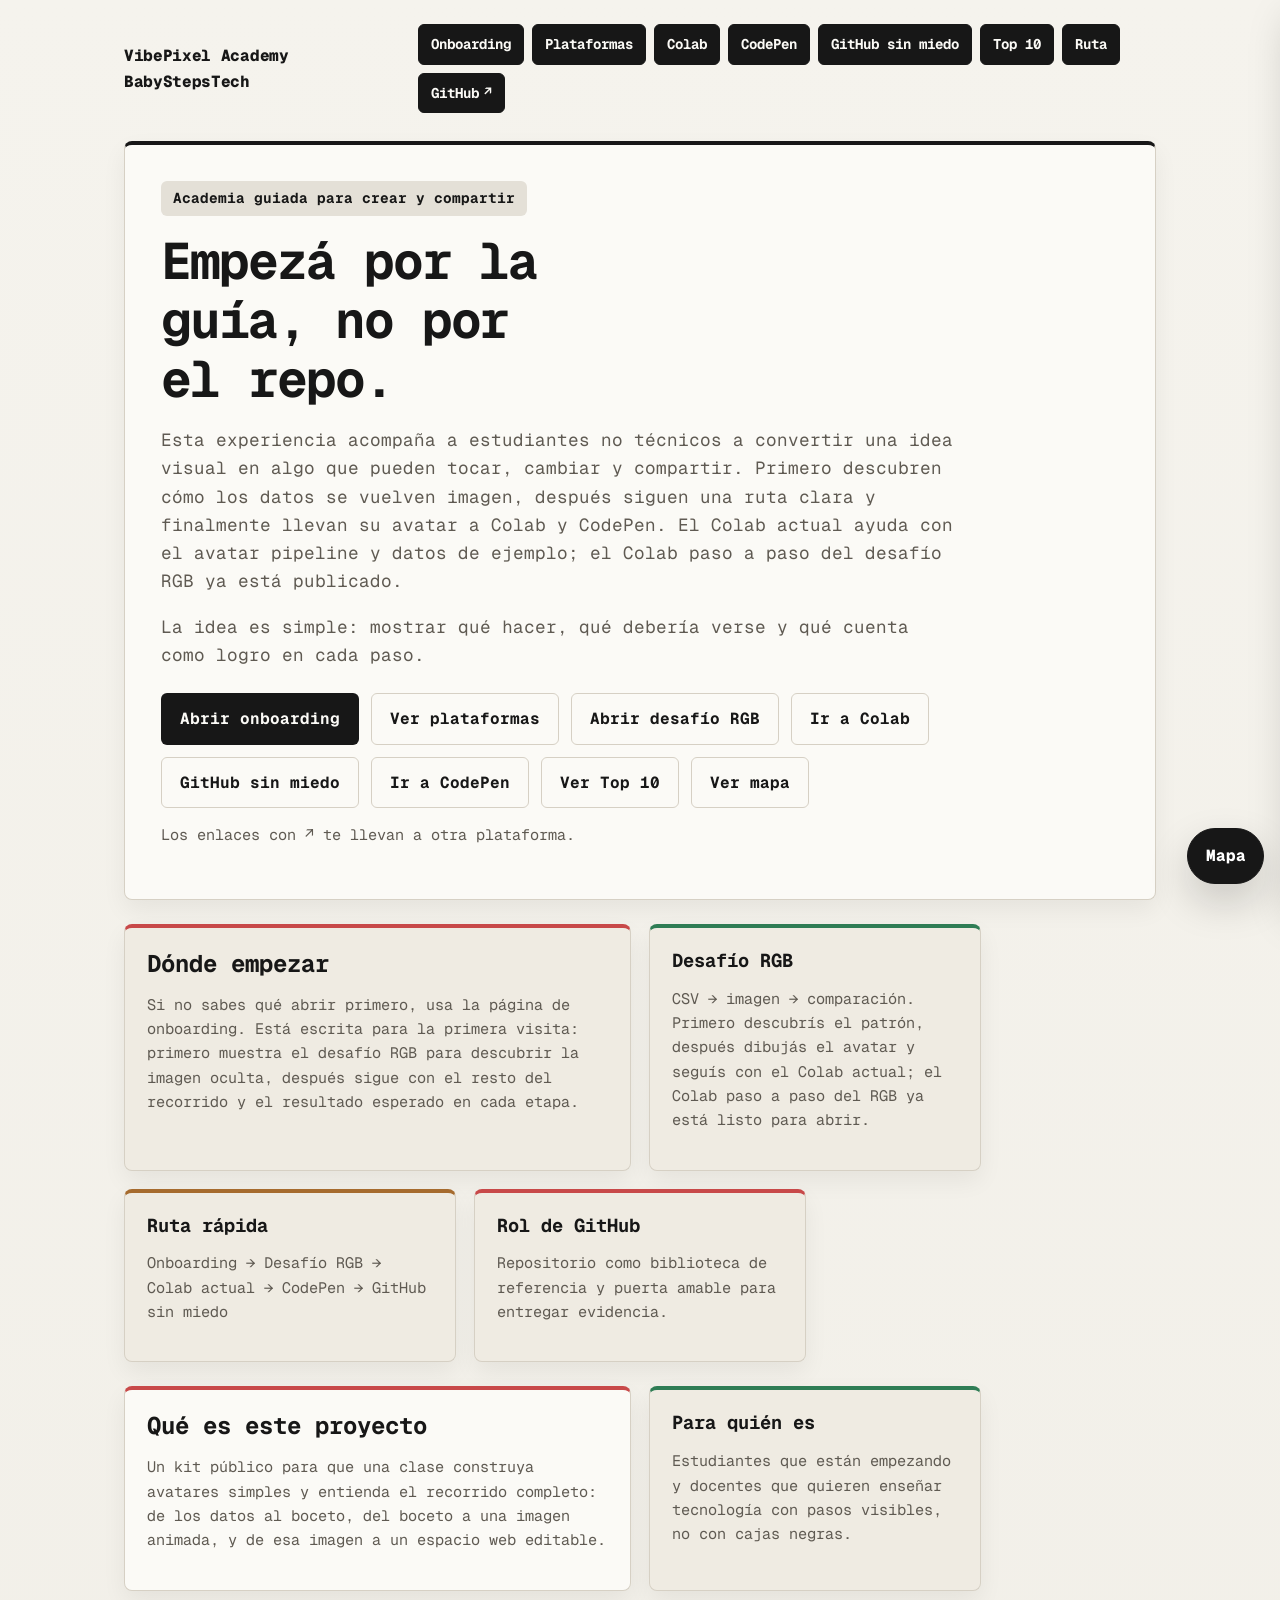
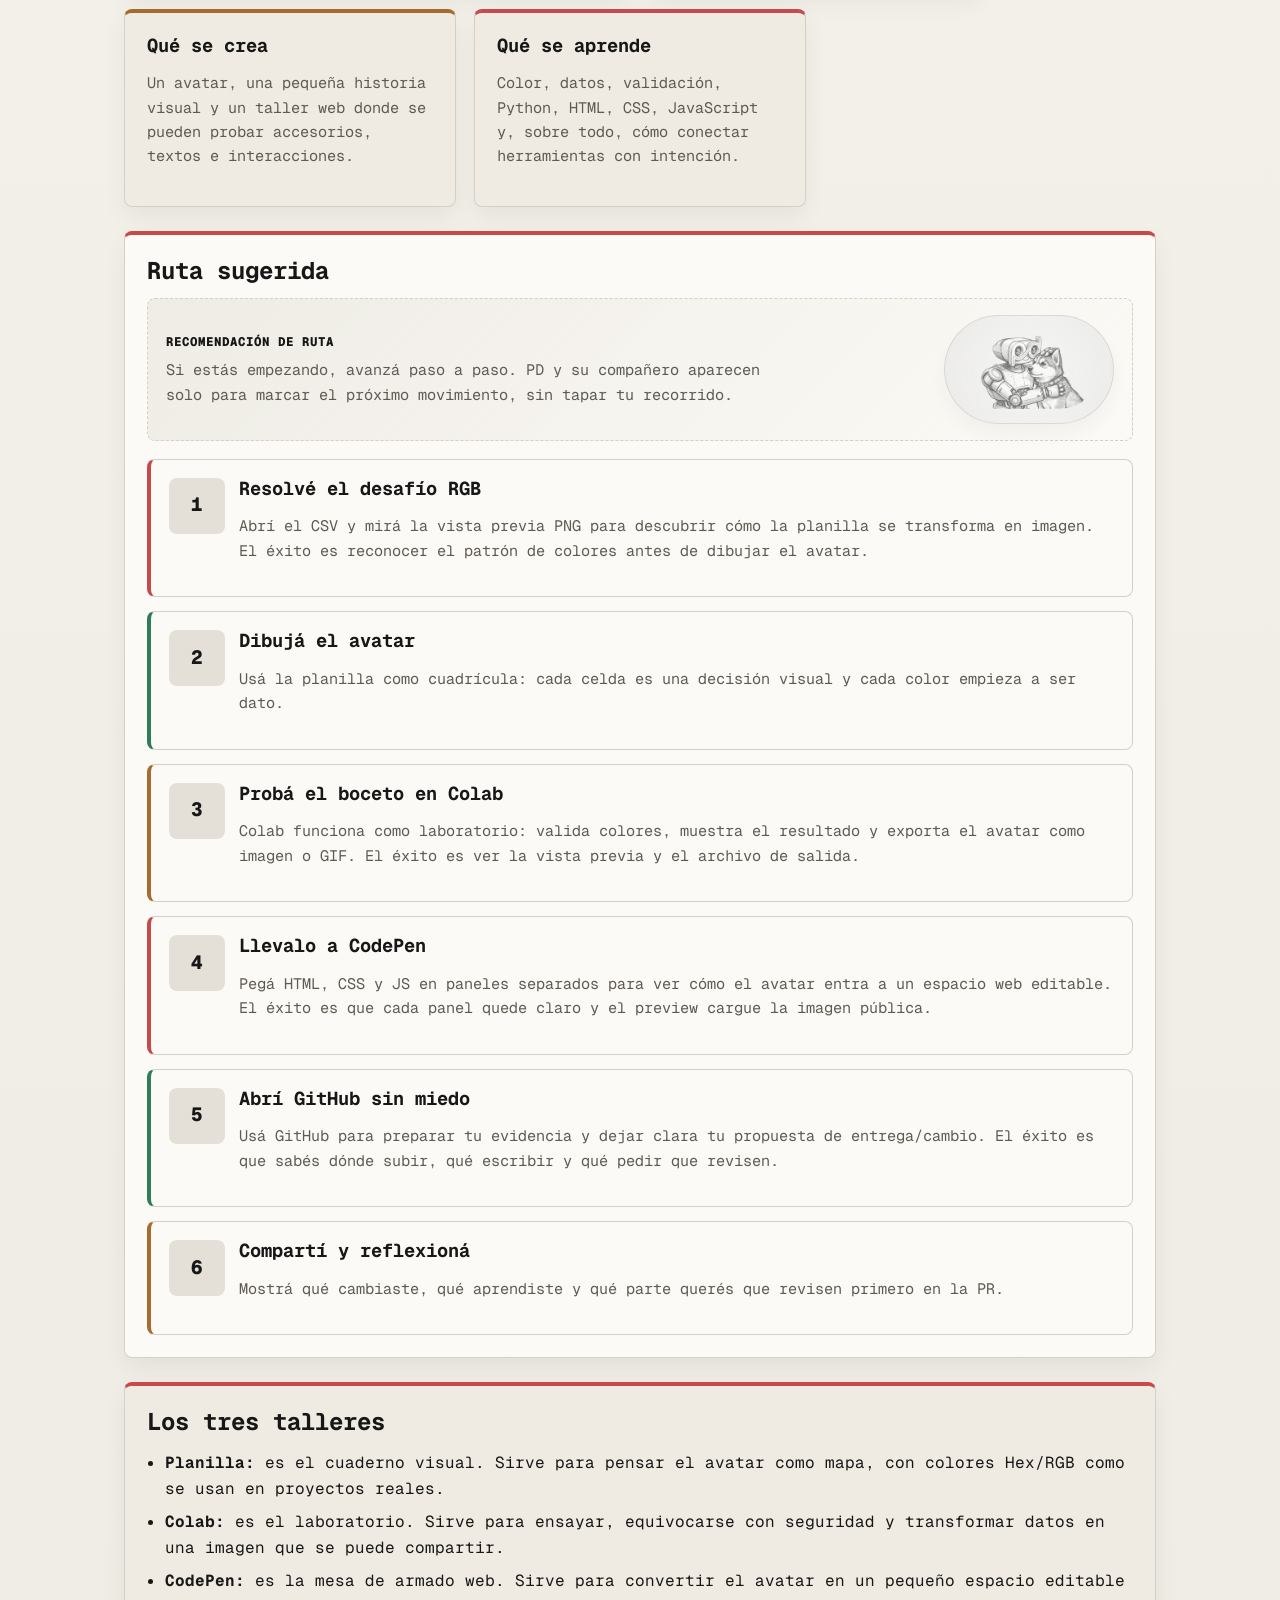
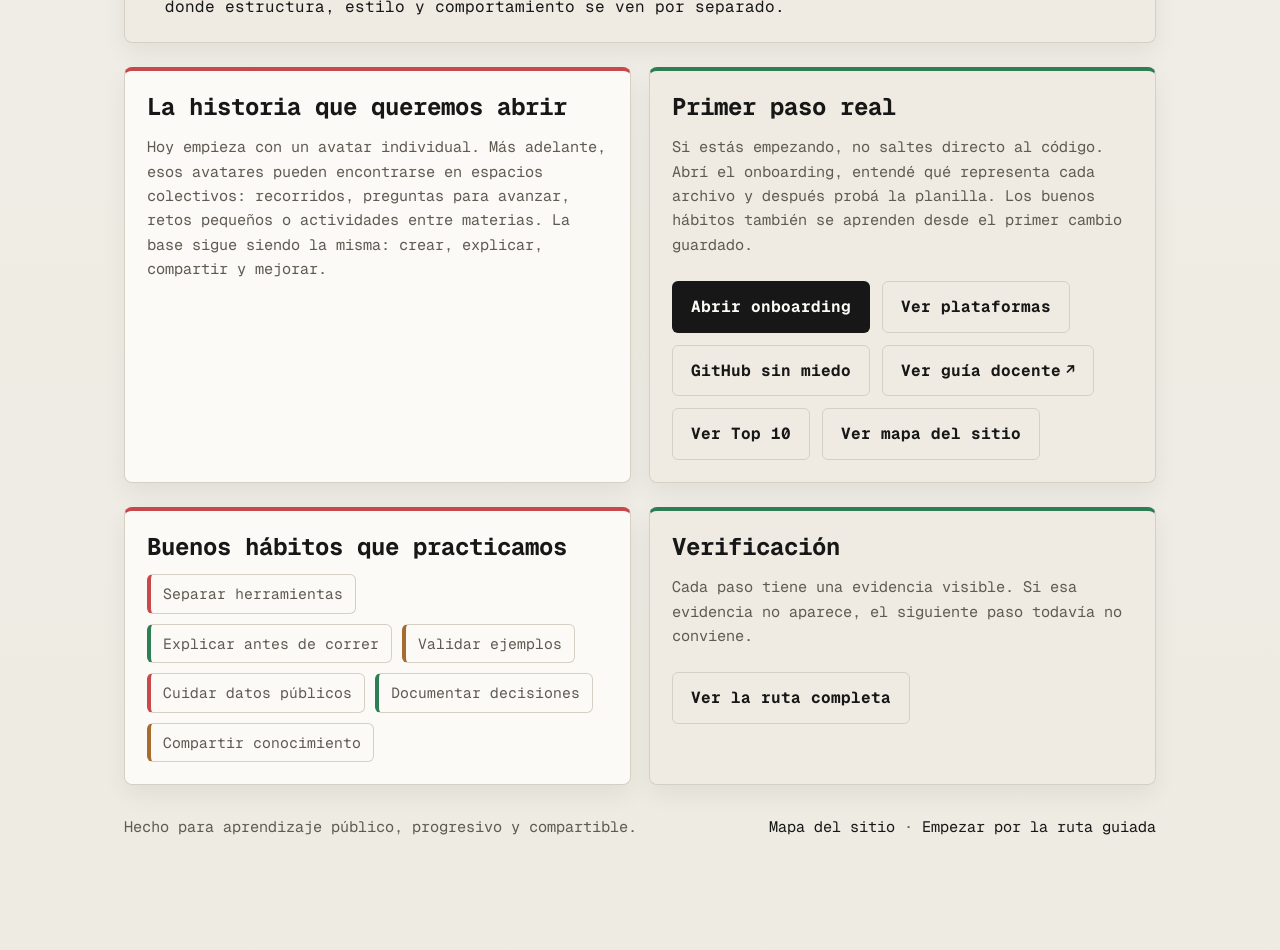
<file: index.html>
<!doctype html>
<html lang="es">
  <head>
    <meta charset="utf-8" />
    <meta name="viewport" content="width=device-width, initial-scale=1" />
    <title>VibePixel Academy BabyStepsTech</title>
    <meta
      name="description"
      content="Una experiencia guiada para empezar sin miedo: onboarding, Colab y CodePen para aprender paso a paso."
    />
    <link rel="stylesheet" href="assets/site-map.css" />
    <link rel="stylesheet" href="assets/learning-site.css" />
    <style>
      h1 {
        max-width: 13ch;
      }

      a:hover {
        text-decoration-thickness: 2px;
      }

      .route-companion {
        display: grid;
        grid-template-columns: minmax(0, 1fr) auto;
        gap: 18px;
        align-items: center;
        margin: 0 0 18px;
        padding: 16px 18px;
        border: 1px dashed var(--border);
        border-radius: var(--radius);
        background: linear-gradient(135deg, rgba(228, 224, 215, 0.54), rgba(251, 250, 246, 0.82));
      }

      .route-companion__copy {
        max-width: 66ch;
      }

      .route-companion__label {
        display: block;
        margin-bottom: 6px;
        color: var(--brand);
        font-size: 0.78rem;
        font-weight: 800;
        letter-spacing: 0.08em;
        text-transform: uppercase;
      }

      .route-companion__scene {
        display: flex;
        justify-content: flex-end;
        min-width: 190px;
      }

      .route-companion__image {
        width: min(170px, 34vw);
        height: auto;
        padding: 14px;
        border: 1px solid rgba(23, 23, 23, 0.12);
        border-radius: 999px;
        background: radial-gradient(circle, rgba(251, 250, 246, 0.92) 0%, rgba(228, 224, 215, 0.58) 100%);
        box-shadow: 0 10px 22px rgba(17, 17, 17, 0.05);
        filter: grayscale(1) contrast(0.96);
        opacity: 0.82;
      }

      @media (max-width: 600px) {
        .route-companion {
          grid-template-columns: 1fr;
        }

        .route-companion__scene {
          justify-content: flex-end;
        }
      }
    </style>
  </head>
  <body data-site-key="inicio" data-site-root="">
    <div class="shell">
      <header class="topbar">
        <div class="brand">VibePixel Academy BabyStepsTech</div>
        <nav class="nav" aria-label="Navegación principal">
          <a href="onboarding.html">Onboarding</a>
          <a href="platforms.html">Plataformas</a>
          <a href="colab-onboarding.html">Colab</a>
          <a href="codepen-onboarding.html">CodePen</a>
          <a href="github-onboarding.html">GitHub sin miedo</a>
          <a href="top10.html">Top 10</a>
          <a href="#ruta">Ruta</a>
          <a href="https://github.com/HaroldSthid/VibePixel-AcademyBabyStepsTech" class="external-link">GitHub <span aria-hidden="true" class="external-link__icon">↗</span><span class="external-link__sr-only">. Abre otra plataforma.</span></a>
        </nav>
      </header>

      <main>
        <section class="hero">
          <span class="eyebrow">Academia guiada para crear y compartir</span>
          <h1>Empezá por la guía, no por el repo.</h1>
              <p class="lead">
              Esta experiencia acompaña a estudiantes no técnicos a convertir una idea visual en algo que pueden tocar, cambiar y compartir. Primero descubren cómo los datos se vuelven imagen, después siguen una ruta clara y finalmente llevan su avatar a Colab y CodePen. El Colab actual ayuda con el avatar pipeline y datos de ejemplo; el Colab paso a paso del desafío RGB ya está publicado.
            </p>
          <p class="lead">
            La idea es simple: mostrar qué hacer, qué debería verse y qué cuenta como logro en cada paso.
          </p>
          <div class="actions">
            <a class="button primary" href="onboarding.html">Abrir onboarding</a>
            <a class="button secondary" href="platforms.html">Ver plataformas</a>
            <a class="button secondary" href="artifacts/rgb-discovery/rgb-discovery.html">Abrir desafío RGB</a>
            <a class="button secondary" href="colab-onboarding.html">Ir a Colab</a>
            <a class="button secondary" href="github-onboarding.html">GitHub sin miedo</a>
            <a class="button secondary" href="codepen-onboarding.html">Ir a CodePen</a>
            <a class="button secondary" href="top10.html">Ver Top 10</a>
            <a class="button secondary" href="sitemap.html">Ver mapa</a>
          </div>
          <p class="meta">Los enlaces con ↗ te llevan a otra plataforma.</p>
        </section>

        <section class="section grid cards" aria-labelledby="start-title">
          <article class="card wide soft">
            <h2 id="start-title" class="section-title">Dónde empezar</h2>
              <p class="meta">
              Si no sabes qué abrir primero, usa la página de onboarding. Está escrita para la primera visita: primero muestra el desafío RGB para descubrir la imagen oculta, después sigue con el resto del recorrido y el resultado esperado en cada etapa.
            </p>
          </article>
          <article class="card soft">
            <h3>Desafío RGB</h3>
            <p class="meta">CSV → imagen → comparación. Primero descubrís el patrón, después dibujás el avatar y seguís con el Colab actual; el Colab paso a paso del RGB ya está listo para abrir.</p>
          </article>
          <article class="card soft">
            <h3>Ruta rápida</h3>
            <p class="meta">Onboarding → Desafío RGB → Colab actual → CodePen → GitHub sin miedo</p>
          </article>
          <article class="card soft">
            <h3>Rol de GitHub</h3>
            <p class="meta">Repositorio como biblioteca de referencia y puerta amable para entregar evidencia.</p>
          </article>
        </section>

        <section class="section grid cards" aria-labelledby="que-es">
          <article class="card wide">
            <h2 id="que-es" class="section-title">Qué es este proyecto</h2>
              <p class="meta">
              Un kit público para que una clase construya avatares simples y entienda el recorrido completo: de los datos al boceto, del boceto a una imagen animada, y de esa imagen a un espacio web editable.
            </p>
          </article>
          <article class="card soft">
            <h3>Para quién es</h3>
            <p class="meta">Estudiantes que están empezando y docentes que quieren enseñar tecnología con pasos visibles, no con cajas negras.</p>
          </article>
          <article class="card soft">
            <h3>Qué se crea</h3>
            <p class="meta">Un avatar, una pequeña historia visual y un taller web donde se pueden probar accesorios, textos e interacciones.</p>
          </article>
          <article class="card soft">
            <h3>Qué se aprende</h3>
            <p class="meta">Color, datos, validación, Python, HTML, CSS, JavaScript y, sobre todo, cómo conectar herramientas con intención.</p>
          </article>
        </section>

        <section id="ruta" class="section grid cards" aria-labelledby="ruta-title">
          <article class="card full">
            <h2 id="ruta-title" class="section-title">Ruta sugerida</h2>
            <aside class="route-companion" aria-label="Recomendación sutil de la ruta">
              <p class="meta route-companion__copy">
                <span class="route-companion__label">Recomendación de ruta</span>
                Si estás empezando, avanzá paso a paso. PD y su compañero aparecen solo para marcar el próximo movimiento, sin tapar tu recorrido.
              </p>
              <div class="route-companion__scene" aria-hidden="true">
                <img class="route-companion__image" src="assets/Gemini_Generated_Image_acjtntacjtntacjt (1).png" alt="" />
              </div>
            </aside>
            <div class="timeline">
              <div class="step">
                <div class="step-number">1</div>
                <div>
                  <h3>Resolvé el desafío RGB</h3>
                  <p class="meta">Abrí el CSV y mirá la vista previa PNG para descubrir cómo la planilla se transforma en imagen. El éxito es reconocer el patrón de colores antes de dibujar el avatar.</p>
                </div>
              </div>
              <div class="step">
                <div class="step-number">2</div>
                <div>
                  <h3>Dibujá el avatar</h3>
                  <p class="meta">Usá la planilla como cuadrícula: cada celda es una decisión visual y cada color empieza a ser dato.</p>
                </div>
              </div>
              <div class="step">
                <div class="step-number">3</div>
                <div>
                  <h3>Probá el boceto en Colab</h3>
                  <p class="meta">Colab funciona como laboratorio: valida colores, muestra el resultado y exporta el avatar como imagen o GIF. El éxito es ver la vista previa y el archivo de salida.</p>
                </div>
              </div>
              <div class="step">
                <div class="step-number">4</div>
                <div>
                  <h3>Llevalo a CodePen</h3>
              <p class="meta">Pegá HTML, CSS y JS en paneles separados para ver cómo el avatar entra a un espacio web editable. El éxito es que cada panel quede claro y el preview cargue la imagen pública.</p>
                </div>
              </div>
              <div class="step">
                <div class="step-number">5</div>
                <div>
                  <h3>Abrí GitHub sin miedo</h3>
                  <p class="meta">Usá GitHub para preparar tu evidencia y dejar clara tu propuesta de entrega/cambio. El éxito es que sabés dónde subir, qué escribir y qué pedir que revisen.</p>
                </div>
              </div>
              <div class="step">
                <div class="step-number">6</div>
                <div>
                  <h3>Compartí y reflexioná</h3>
                  <p class="meta">Mostrá qué cambiaste, qué aprendiste y qué parte querés que revisen primero en la PR.</p>
                </div>
              </div>
            </div>
          </article>
        </section>

        <section id="talleres" class="section grid cards" aria-labelledby="talleres-title">
          <article class="card full soft">
            <h2 id="talleres-title" class="section-title">Los tres talleres</h2>
            <ul class="list">
              <li><strong>Planilla:</strong> es el cuaderno visual. Sirve para pensar el avatar como mapa, con colores Hex/RGB como se usan en proyectos reales.</li>
              <li><strong>Colab:</strong> es el laboratorio. Sirve para ensayar, equivocarse con seguridad y transformar datos en una imagen que se puede compartir.</li>
              <li><strong>CodePen:</strong> es la mesa de armado web. Sirve para convertir el avatar en un pequeño espacio editable donde estructura, estilo y comportamiento se ven por separado.</li>
            </ul>
          </article>
        </section>

        <section class="section grid cards" aria-labelledby="vision-title">
          <article class="card wide">
            <h2 id="vision-title" class="section-title">La historia que queremos abrir</h2>
            <p class="meta">
              Hoy empieza con un avatar individual. Más adelante, esos avatares pueden encontrarse en espacios colectivos: recorridos, preguntas para avanzar, retos pequeños o actividades entre materias. La base sigue siendo la misma: crear, explicar, compartir y mejorar.
            </p>
          </article>
          <article class="card wide soft">
            <h2 class="section-title">Primer paso real</h2>
            <p class="meta">
              Si estás empezando, no saltes directo al código. Abrí el onboarding, entendé qué representa cada archivo y después probá la planilla. Los buenos hábitos también se aprenden desde el primer cambio guardado.
            </p>
            <div class="actions">
              <a class="button primary" href="onboarding.html">Abrir onboarding</a>
              <a class="button secondary" href="platforms.html">Ver plataformas</a>
              <a class="button secondary" href="github-onboarding.html">GitHub sin miedo</a>
              <a class="button secondary external-link" href="https://github.com/HaroldSthid/VibePixel-AcademyBabyStepsTech/blob/main/docs/teacher-flow.md">Ver guía docente <span aria-hidden="true" class="external-link__icon">↗</span><span class="external-link__sr-only">. Abre otra plataforma.</span></a>
              <a class="button secondary" href="top10.html">Ver Top 10</a>
              <a class="button secondary" href="sitemap.html">Ver mapa del sitio</a>
            </div>
          </article>
        </section>

        <section class="section grid cards" aria-labelledby="habitos-title">
          <article class="card wide">
            <h2 id="habitos-title" class="section-title">Buenos hábitos que practicamos</h2>
            <div class="pill-row">
              <span class="pill">Separar herramientas</span>
              <span class="pill">Explicar antes de correr</span>
              <span class="pill">Validar ejemplos</span>
              <span class="pill">Cuidar datos públicos</span>
              <span class="pill">Documentar decisiones</span>
              <span class="pill">Compartir conocimiento</span>
            </div>
          </article>
          <article class="card wide soft">
            <h2 class="section-title">Verificación</h2>
              <p class="meta">Cada paso tiene una evidencia visible. Si esa evidencia no aparece, el siguiente paso todavía no conviene.</p>
              <div class="actions">
                <a class="button secondary" href="onboarding.html">Ver la ruta completa</a>
              </div>
            </article>
          </section>
      </main>

        <footer class="footer">
          <span>Hecho para aprendizaje público, progresivo y compartible.</span>
          <span><a href="sitemap.html">Mapa del sitio</a> · <a href="onboarding.html">Empezar por la ruta guiada</a></span>
        </footer>
    </div>
    <script src="assets/site-map.js" defer></script>
  </body>
</html>
</file>
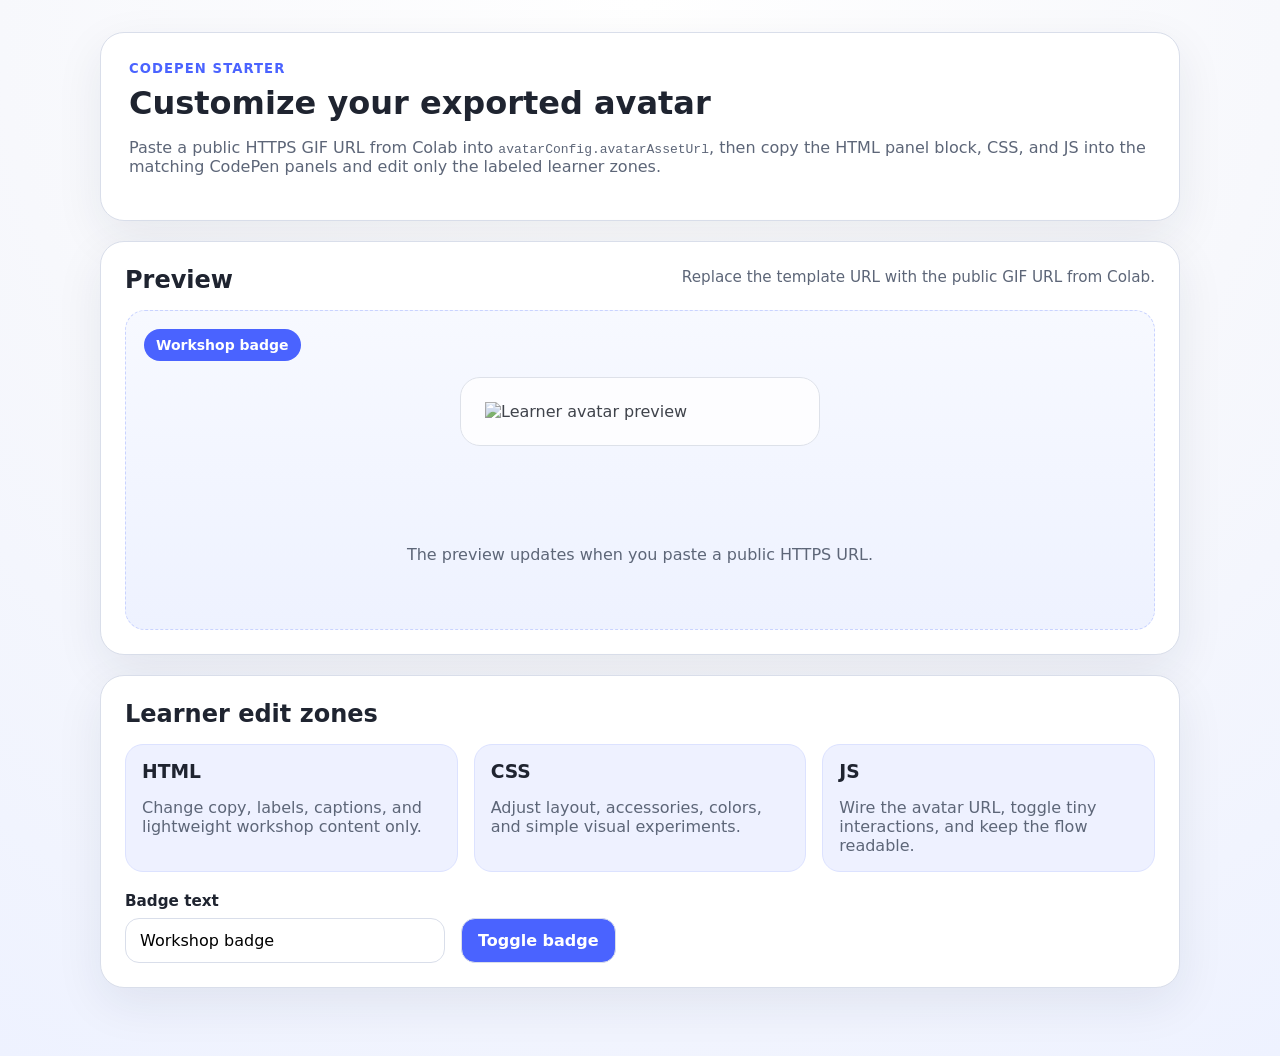
<file: artifacts/codepen/index.html>
<!doctype html>
<html lang="en">
  <head>
    <meta charset="utf-8" />
    <meta name="viewport" content="width=device-width, initial-scale=1" />
    <title>VibePixel CodePen Workshop</title>
    <link rel="stylesheet" href="styles.css" />
  </head>
  <body>
    <main class="workshop-shell">
      <header class="hero">
        <p class="eyebrow">CodePen starter</p>
        <h1>Customize your exported avatar</h1>
        <p class="lede">
          Paste a public HTTPS GIF URL from Colab into <code>avatarConfig.avatarAssetUrl</code>,
          then copy the HTML panel block, CSS, and JS into the matching CodePen panels and edit
          only the labeled learner zones.
        </p>
      </header>

      <!-- CodePen HTML panel copy block: copy everything between these comments into the
           CodePen HTML panel. Do not copy the local <link> in the <head> or the local
           <script> tag at the end of this file into CodePen. -->

      <section class="panel panel--preview" aria-labelledby="preview-title">
        <div class="panel__heading">
          <h2 id="preview-title">Preview</h2>
          <p id="assetStatus" class="status" role="status">Waiting for a public avatar URL.</p>
        </div>

        <figure class="avatar-stage">
          <span class="avatar-stage__badge" id="previewBadge">Workshop badge</span>
          <img
            id="avatarPreview"
            class="avatar-stage__image"
            alt="Learner avatar preview"
          />
          <figcaption class="avatar-stage__caption">
            The preview updates when you paste a public HTTPS URL.
          </figcaption>
        </figure>
      </section>

      <section class="panel panel--zones" aria-labelledby="zones-title">
        <h2 id="zones-title">Learner edit zones</h2>

        <div class="zones-grid">
          <article class="zone-card">
            <h3>HTML</h3>
            <p>Change copy, labels, captions, and lightweight workshop content only.</p>
          </article>

          <article class="zone-card">
            <h3>CSS</h3>
            <p>Adjust layout, accessories, colors, and simple visual experiments.</p>
          </article>

          <article class="zone-card">
            <h3>JS</h3>
            <p>Wire the avatar URL, toggle tiny interactions, and keep the flow readable.</p>
          </article>
        </div>

        <div class="controls" aria-label="Workshop controls">
          <label class="field">
            <span>Badge text</span>
            <input id="badgeInput" type="text" value="Workshop badge" />
          </label>

          <button id="badgeToggle" type="button">Toggle badge</button>
        </div>
      </section>

      <!-- End CodePen HTML panel copy block -->
    </main>

    <script src="script.js"></script>
  </body>
</html>
</file>
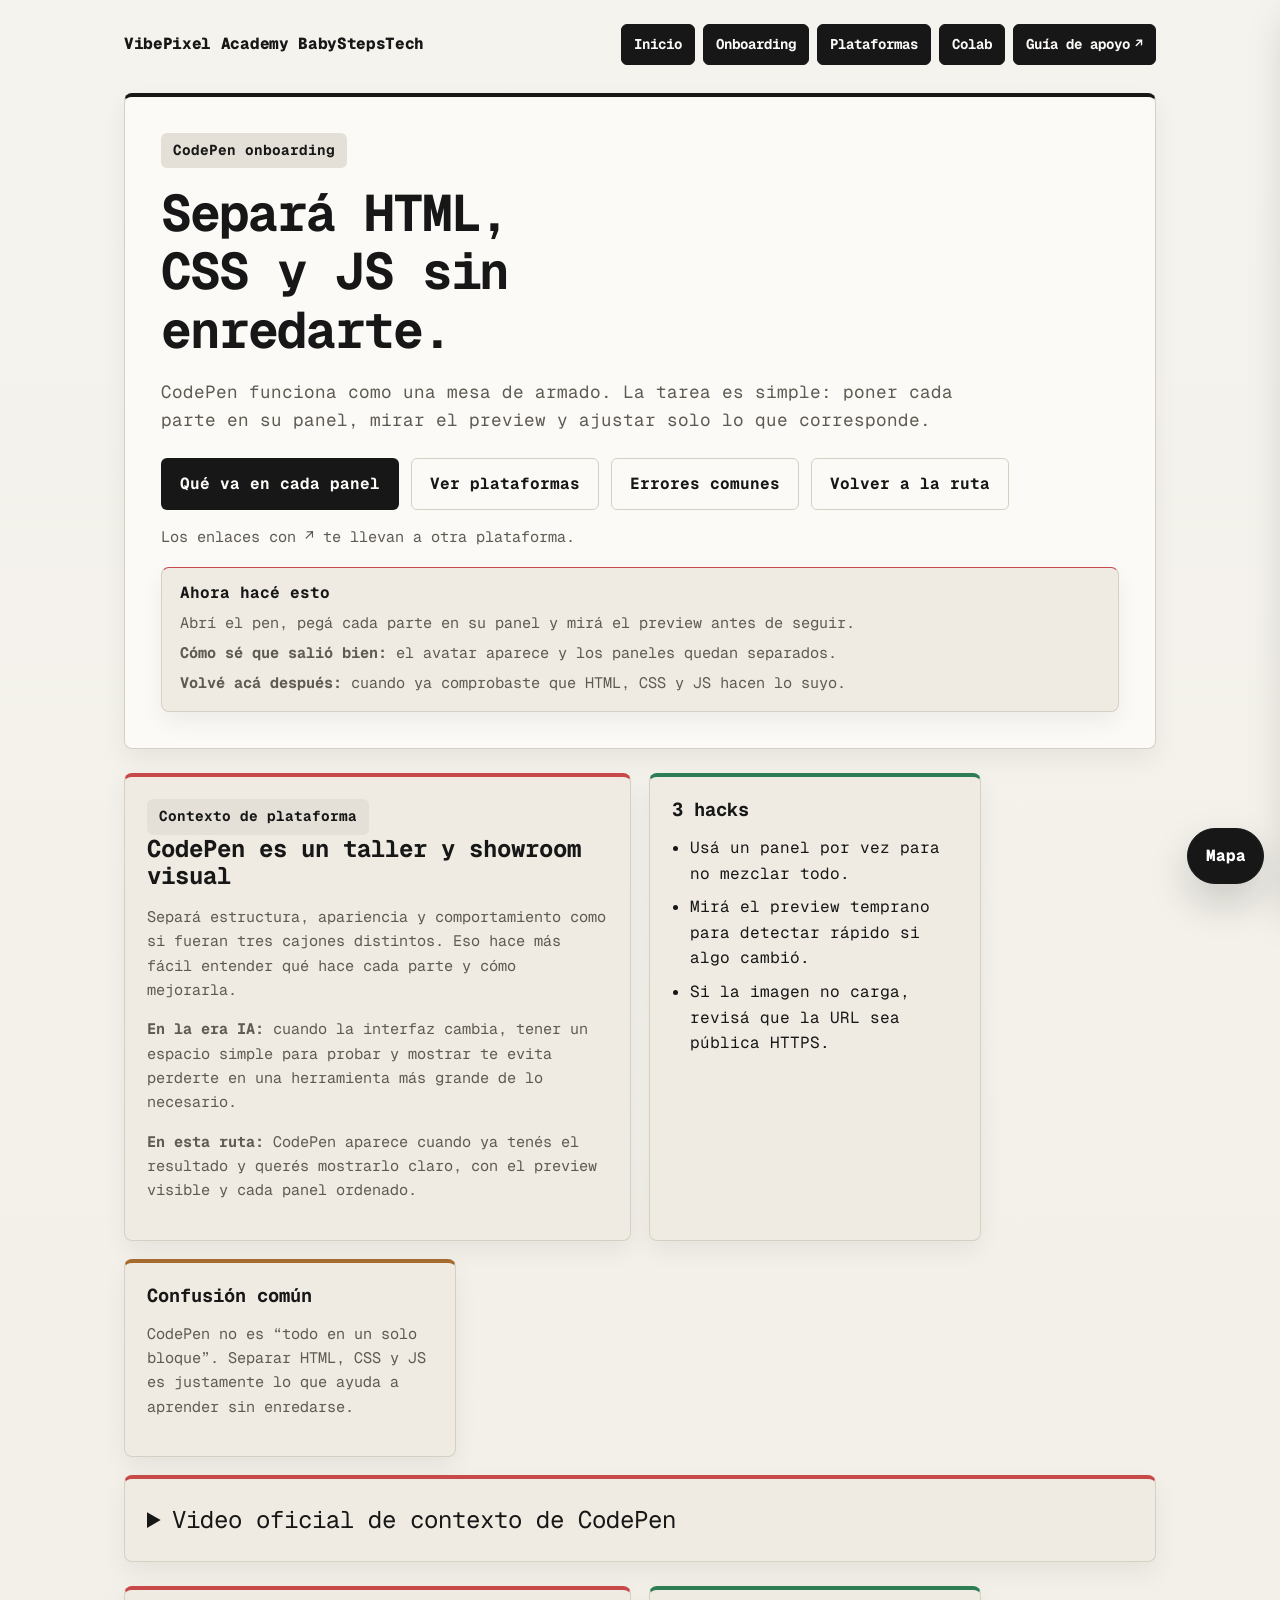
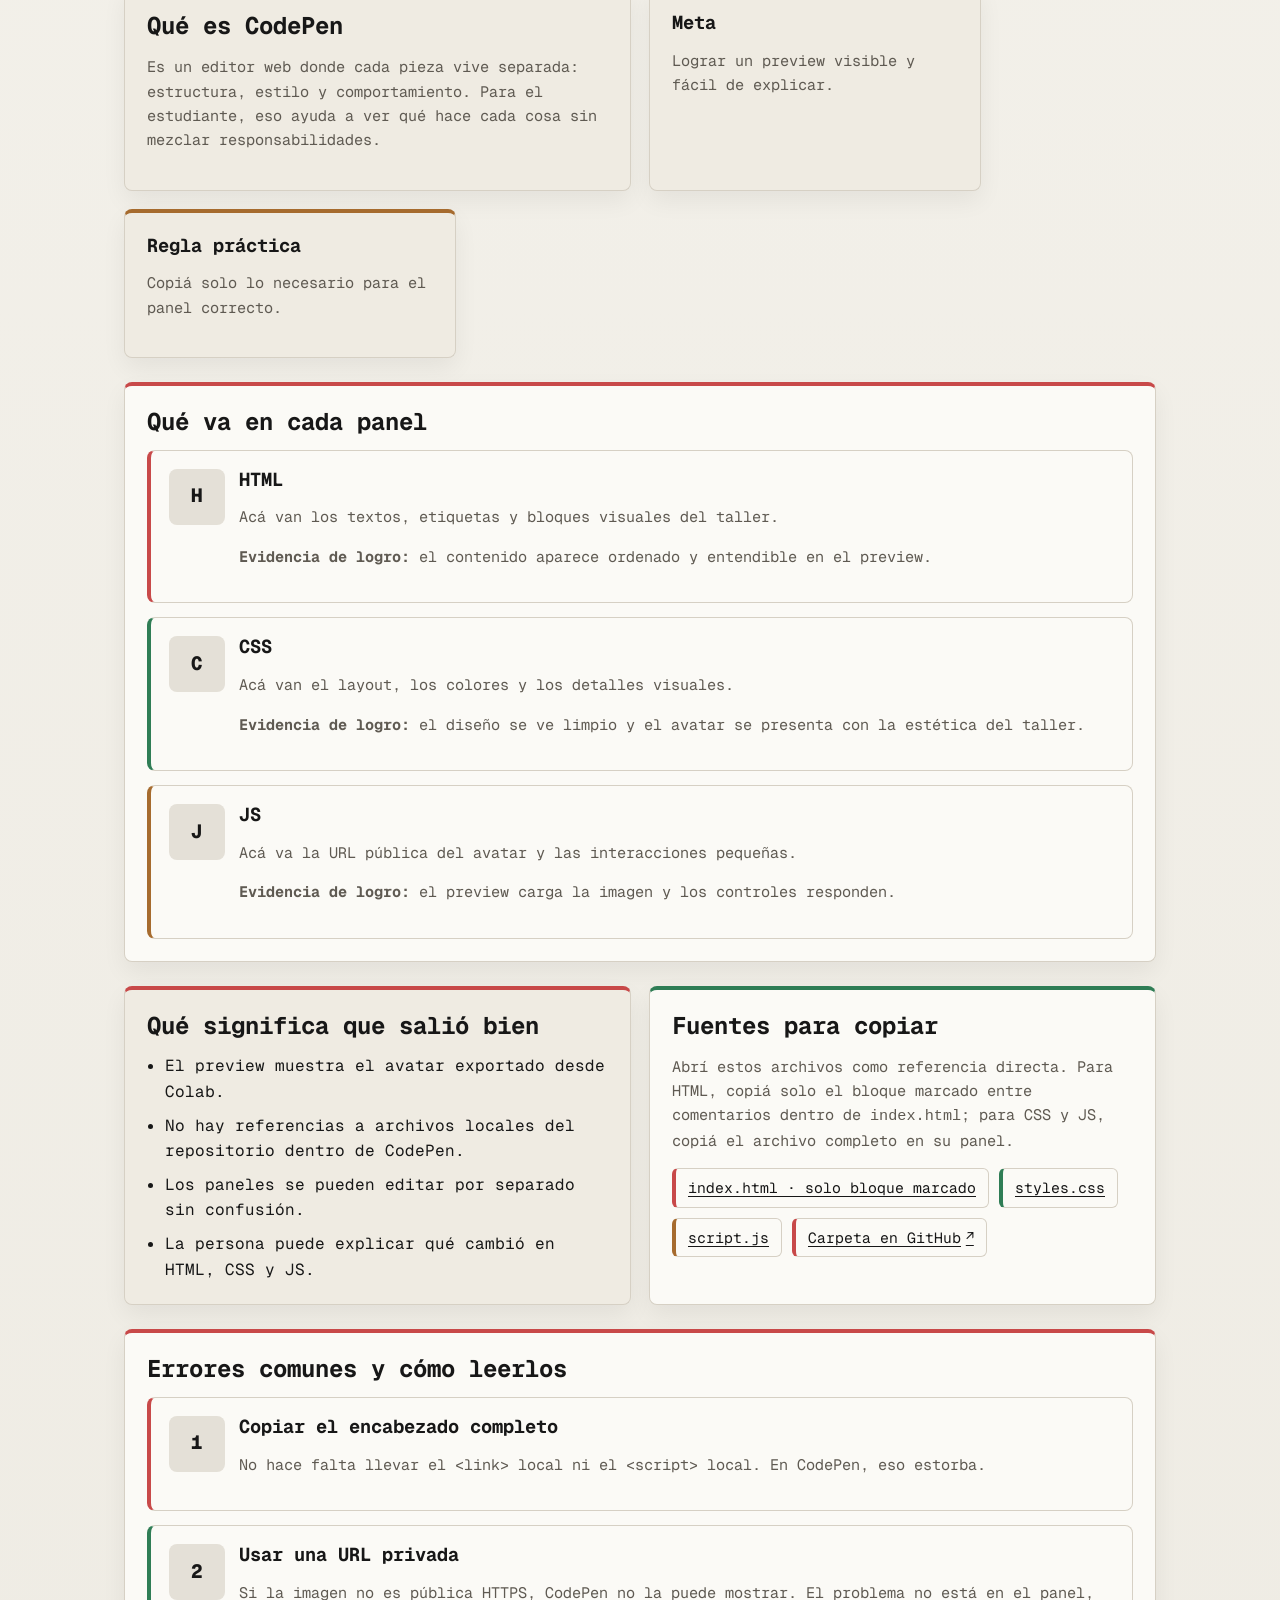
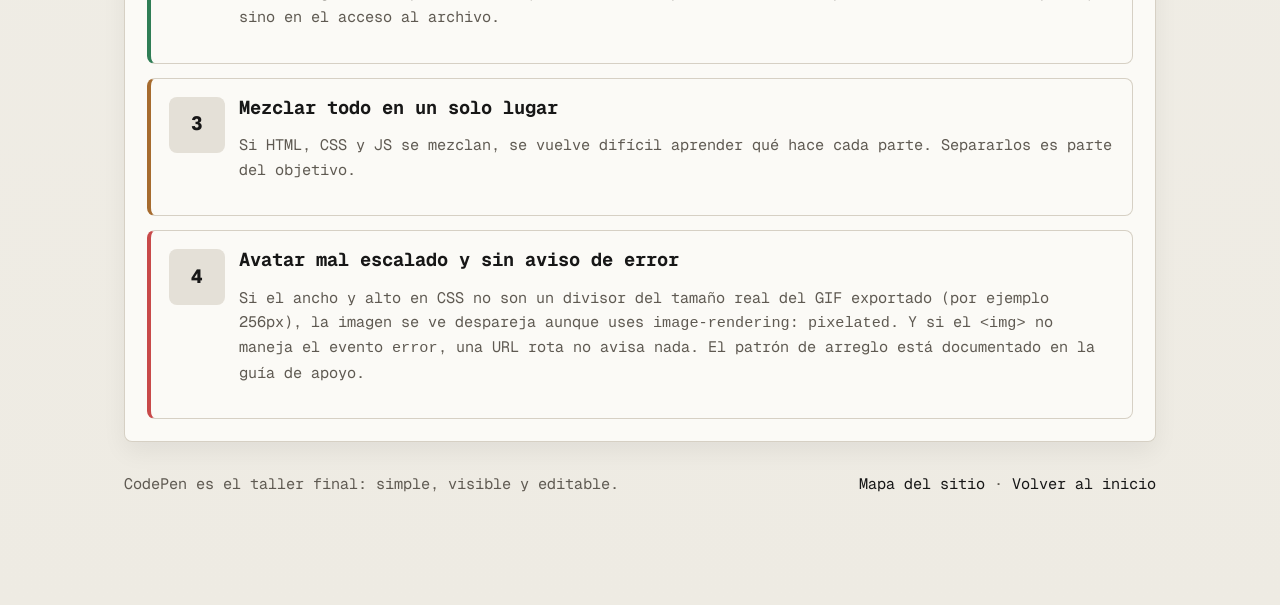
<file: codepen-onboarding.html>
<!doctype html>
<html lang="es">
  <head>
    <meta charset="utf-8" />
    <meta name="viewport" content="width=device-width, initial-scale=1" />
    <title>CodePen onboarding | VibePixel Academy BabyStepsTech</title>
    <meta
      name="description"
      content="Guía no técnica para entender qué va en HTML, CSS y JS dentro de CodePen y cómo reconocer que funciona."
    />
    <link rel="stylesheet" href="assets/site-map.css" />
    <link rel="stylesheet" href="assets/learning-site.css" />
    <style>
      h1 {
        max-width: 14ch;
      }

      .checkpoint {
        margin-top: 18px;
        padding: 16px 18px;
        border: 1px solid var(--border);
        border-radius: var(--radius);
        background: var(--surface-alt);
      }

      .checkpoint-title {
        margin: 0 0 8px;
        font-size: 1rem;
      }

      .checkpoint .meta {
        margin: 0;
      }

      .checkpoint .meta + .meta {
        margin-top: 6px;
      }

      .video-shell {
        margin-top: 14px;
        border: 1px solid var(--border);
        border-radius: 12px;
        overflow: hidden;
        background: #f8f5ee;
      }

      .video-shell iframe {
        display: block;
        width: 100%;
        aspect-ratio: 16 / 9;
        border: 0;
      }

      .video-copy {
        margin: 0;
        padding: 14px 16px;
        border-top: 1px solid var(--border);
        background: #fff;
        color: var(--muted);
      }
    </style>
  </head>
  <body data-site-key="codepen" data-site-root="">
    <div class="shell">
      <header class="topbar">
        <div class="brand">VibePixel Academy BabyStepsTech</div>
        <nav class="nav" aria-label="Navegación principal">
          <a href="index.html">Inicio</a>
          <a href="onboarding.html">Onboarding</a>
          <a href="platforms.html">Plataformas</a>
          <a href="colab-onboarding.html">Colab</a>
          <a href="https://github.com/HaroldSthid/VibePixel-AcademyBabyStepsTech/blob/main/artifacts/codepen/README.md" class="external-link">Guía de apoyo <span aria-hidden="true" class="external-link__icon">↗</span><span class="external-link__sr-only">. Abre otra plataforma.</span></a>
        </nav>
      </header>

      <main>
        <section class="hero">
          <p class="eyebrow">CodePen onboarding</p>
          <h1>Separá HTML, CSS y JS sin enredarte.</h1>
          <p class="lead">CodePen funciona como una mesa de armado. La tarea es simple: poner cada parte en su panel, mirar el preview y ajustar solo lo que corresponde.</p>
          <div class="actions">
            <a class="button primary" href="#paneles">Qué va en cada panel</a>
            <a class="button secondary" href="platforms.html">Ver plataformas</a>
            <a class="button secondary" href="#errores">Errores comunes</a>
            <a class="button secondary" href="onboarding.html">Volver a la ruta</a>
          </div>
          <p class="meta">Los enlaces con ↗ te llevan a otra plataforma.</p>
          <article class="card soft checkpoint">
            <h2 class="checkpoint-title">Ahora hacé esto</h2>
            <p class="meta">Abrí el pen, pegá cada parte en su panel y mirá el preview antes de seguir.</p>
            <p class="meta"><strong>Cómo sé que salió bien:</strong> el avatar aparece y los paneles quedan separados.</p>
            <p class="meta"><strong>Volvé acá después:</strong> cuando ya comprobaste que HTML, CSS y JS hacen lo suyo.</p>
          </article>
        </section>

        <section class="section grid cards" aria-labelledby="contexto-title">
          <article class="card wide soft">
            <p class="eyebrow">Contexto de plataforma</p>
            <h2 id="contexto-title" class="section-title">CodePen es un taller y showroom visual</h2>
            <p class="meta">Separá estructura, apariencia y comportamiento como si fueran tres cajones distintos. Eso hace más fácil entender qué hace cada parte y cómo mejorarla.</p>
            <p class="meta"><strong>En la era IA:</strong> cuando la interfaz cambia, tener un espacio simple para probar y mostrar te evita perderte en una herramienta más grande de lo necesario.</p>
            <p class="meta"><strong>En esta ruta:</strong> CodePen aparece cuando ya tenés el resultado y querés mostrarlo claro, con el preview visible y cada panel ordenado.</p>
          </article>
          <article class="card soft">
            <h3>3 hacks</h3>
            <ul class="list">
              <li>Usá un panel por vez para no mezclar todo.</li>
              <li>Mirá el preview temprano para detectar rápido si algo cambió.</li>
              <li>Si la imagen no carga, revisá que la URL sea pública HTTPS.</li>
            </ul>
          </article>
          <article class="card soft">
            <h3>Confusión común</h3>
            <p class="meta">CodePen no es “todo en un solo bloque”. Separar HTML, CSS y JS es justamente lo que ayuda a aprender sin enredarse.</p>
          </article>
          <details class="card full soft">
            <summary class="section-title">Video oficial de contexto de CodePen</summary>
            <div class="video-shell" style="margin-top:14px;border:1px solid var(--border);border-radius:12px;overflow:hidden;background:#f8f5ee;">
              <iframe title="Video oficial de contexto de CodePen" loading="lazy" referrerpolicy="strict-origin-when-cross-origin" style="display:block;width:100%;aspect-ratio:16 / 9;border:0;" src="https://www.youtube.com/embed/HdrXHPRHUQE" allow="accelerometer; autoplay; clipboard-write; encrypted-media; gyroscope; picture-in-picture; web-share" allowfullscreen></iframe>
            </div>
            <p class="video-copy" style="margin:0;padding:14px 16px;border-top:1px solid var(--border);background:#fff;color:var(--muted);">Video oficial de contexto de CodePen. Si no carga, seguí la explicación escrita de esta página.</p>
          </details>
        </section>

        <section class="section grid cards" aria-labelledby="codepen-title">
          <article class="card wide soft">
            <h2 id="codepen-title" class="section-title">Qué es CodePen</h2>
            <p class="meta">Es un editor web donde cada pieza vive separada: estructura, estilo y comportamiento. Para el estudiante, eso ayuda a ver qué hace cada cosa sin mezclar responsabilidades.</p>
          </article>
          <article class="card soft">
            <h3>Meta</h3>
            <p class="meta">Lograr un preview visible y fácil de explicar.</p>
          </article>
          <article class="card soft">
            <h3>Regla práctica</h3>
            <p class="meta">Copiá solo lo necesario para el panel correcto.</p>
          </article>
        </section>

        <section id="paneles" class="section grid cards" aria-labelledby="panel-title">
          <article class="card full">
            <h2 id="panel-title" class="section-title">Qué va en cada panel</h2>
            <div class="timeline">
              <div class="step">
                <div class="step-number">H</div>
                <div>
                  <h3>HTML</h3>
                  <p class="meta">Acá van los textos, etiquetas y bloques visuales del taller.</p>
                  <p class="meta"><strong>Evidencia de logro:</strong> el contenido aparece ordenado y entendible en el preview.</p>
                </div>
              </div>
              <div class="step">
                <div class="step-number">C</div>
                <div>
                  <h3>CSS</h3>
                  <p class="meta">Acá van el layout, los colores y los detalles visuales.</p>
                  <p class="meta"><strong>Evidencia de logro:</strong> el diseño se ve limpio y el avatar se presenta con la estética del taller.</p>
                </div>
              </div>
              <div class="step">
                <div class="step-number">J</div>
                <div>
                  <h3>JS</h3>
                  <p class="meta">Acá va la URL pública del avatar y las interacciones pequeñas.</p>
                  <p class="meta"><strong>Evidencia de logro:</strong> el preview carga la imagen y los controles responden.</p>
                </div>
              </div>
            </div>
          </article>
        </section>

        <section class="section grid cards" aria-labelledby="success-title">
          <article class="card wide soft">
            <h2 id="success-title" class="section-title">Qué significa que salió bien</h2>
            <ul class="list">
              <li>El preview muestra el avatar exportado desde Colab.</li>
              <li>No hay referencias a archivos locales del repositorio dentro de CodePen.</li>
              <li>Los paneles se pueden editar por separado sin confusión.</li>
              <li>La persona puede explicar qué cambió en HTML, CSS y JS.</li>
            </ul>
          </article>
          <article class="card wide">
            <h2 class="section-title">Fuentes para copiar</h2>
            <p class="meta">Abrí estos archivos como referencia directa. Para HTML, copiá solo el bloque marcado entre comentarios dentro de <code>index.html</code>; para CSS y JS, copiá el archivo completo en su panel.</p>
            <div class="pill-row">
              <span class="pill"><a href="artifacts/codepen/index.html">index.html · solo bloque marcado</a></span>
              <span class="pill"><a href="artifacts/codepen/styles.css">styles.css</a></span>
              <span class="pill"><a href="artifacts/codepen/script.js">script.js</a></span>
              <span class="pill"><a href="https://github.com/HaroldSthid/VibePixel-AcademyBabyStepsTech/tree/main/artifacts/codepen" class="external-link">Carpeta en GitHub <span aria-hidden="true" class="external-link__icon">↗</span><span class="external-link__sr-only">. Abre otra plataforma.</span></a></span>
            </div>
          </article>
        </section>

        <section id="errores" class="section grid cards" aria-labelledby="mistakes-title">
          <article class="card full">
            <h2 id="mistakes-title" class="section-title">Errores comunes y cómo leerlos</h2>
            <div class="timeline">
              <div class="step">
                <div class="step-number">1</div>
                <div>
                  <h3>Copiar el encabezado completo</h3>
                  <p class="meta">No hace falta llevar el &lt;link&gt; local ni el &lt;script&gt; local. En CodePen, eso estorba.</p>
                </div>
              </div>
              <div class="step">
                <div class="step-number">2</div>
                <div>
                  <h3>Usar una URL privada</h3>
                  <p class="meta">Si la imagen no es pública HTTPS, CodePen no la puede mostrar. El problema no está en el panel, sino en el acceso al archivo.</p>
                </div>
              </div>
              <div class="step">
                <div class="step-number">3</div>
                <div>
                  <h3>Mezclar todo en un solo lugar</h3>
                  <p class="meta">Si HTML, CSS y JS se mezclan, se vuelve difícil aprender qué hace cada parte. Separarlos es parte del objetivo.</p>
                </div>
              </div>
              <div class="step">
                <div class="step-number">4</div>
                <div>
                  <h3>Avatar mal escalado y sin aviso de error</h3>
                  <p class="meta">Si el ancho y alto en CSS no son un divisor del tamaño real del GIF exportado (por ejemplo 256px), la imagen se ve despareja aunque uses <code>image-rendering: pixelated</code>. Y si el <code>&lt;img&gt;</code> no maneja el evento <code>error</code>, una URL rota no avisa nada. El patrón de arreglo está documentado en la guía de apoyo.</p>
                </div>
              </div>
            </div>
          </article>
        </section>
      </main>

      <footer class="footer">
        <span>CodePen es el taller final: simple, visible y editable.</span>
        <span><a href="sitemap.html">Mapa del sitio</a> · <a href="index.html">Volver al inicio</a></span>
      </footer>
    </div>
    <script src="assets/site-map.js" defer></script>
  </body>
</html>
</file>
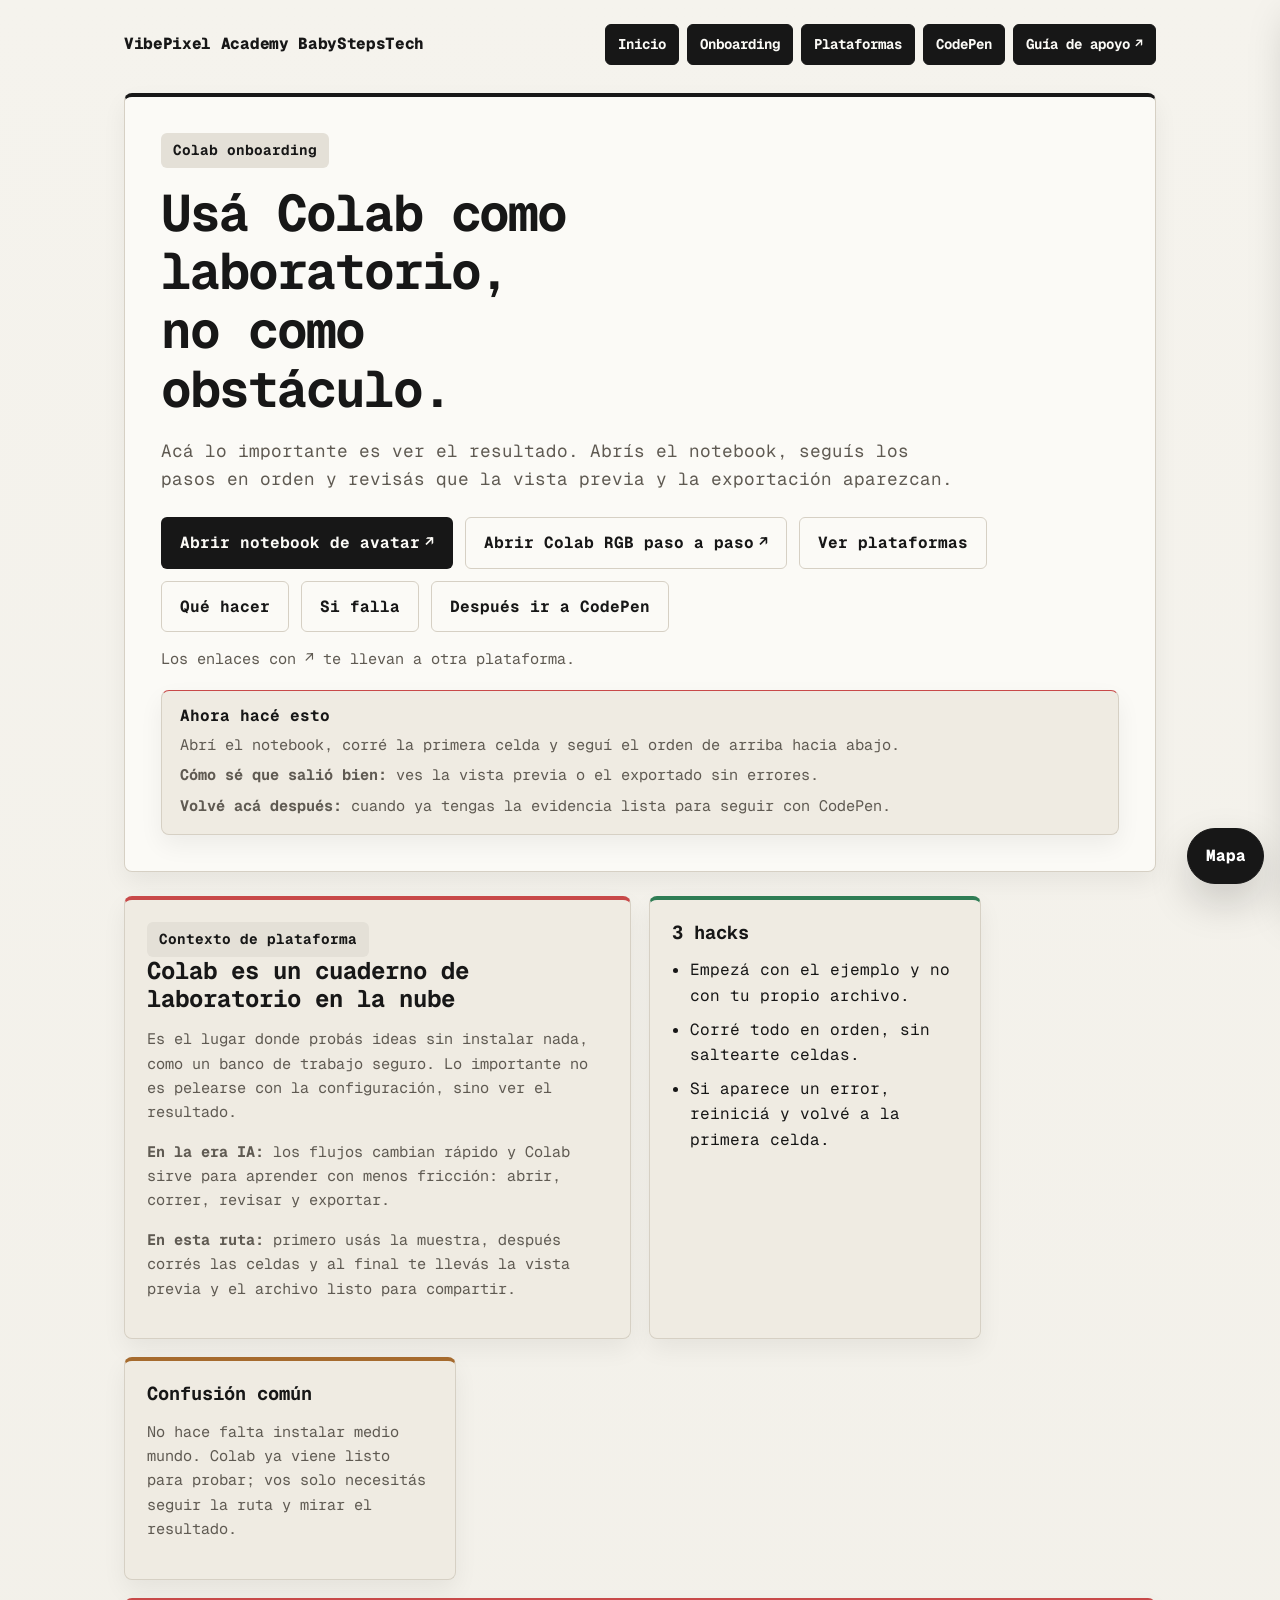
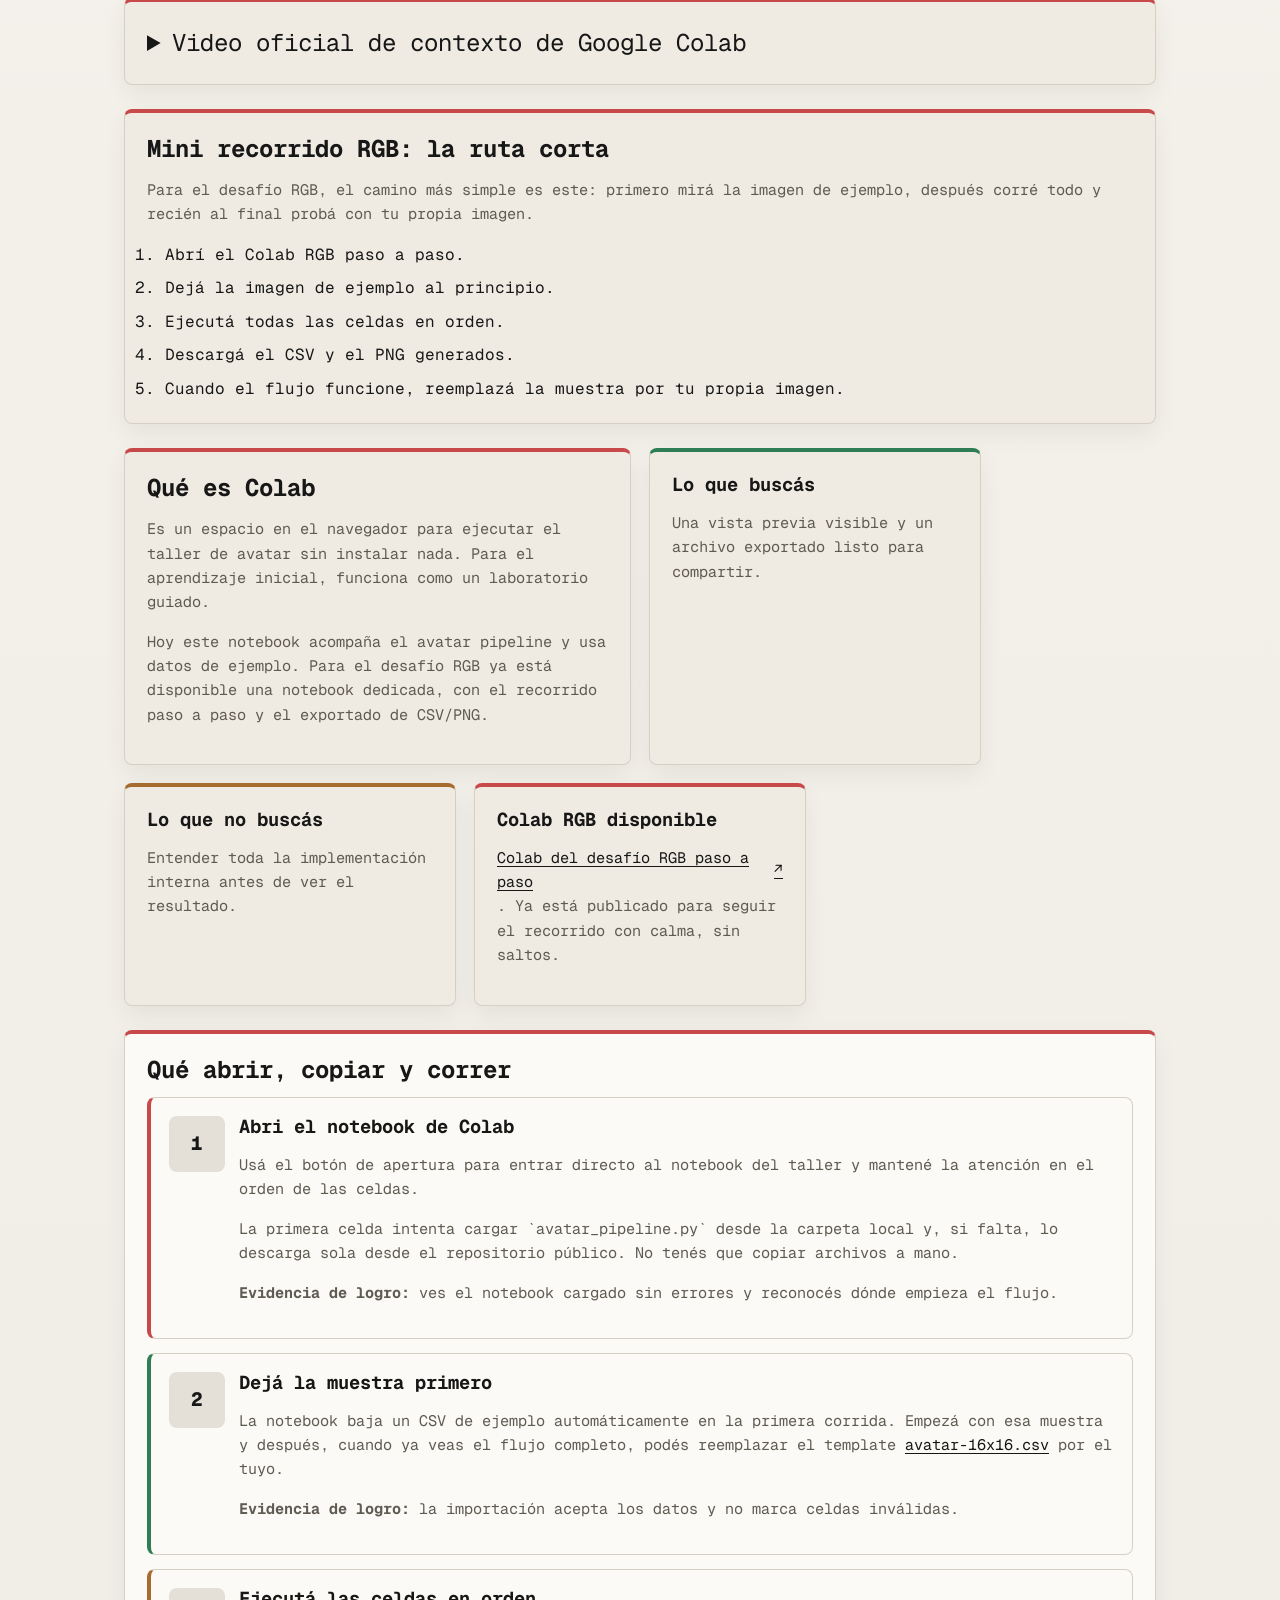
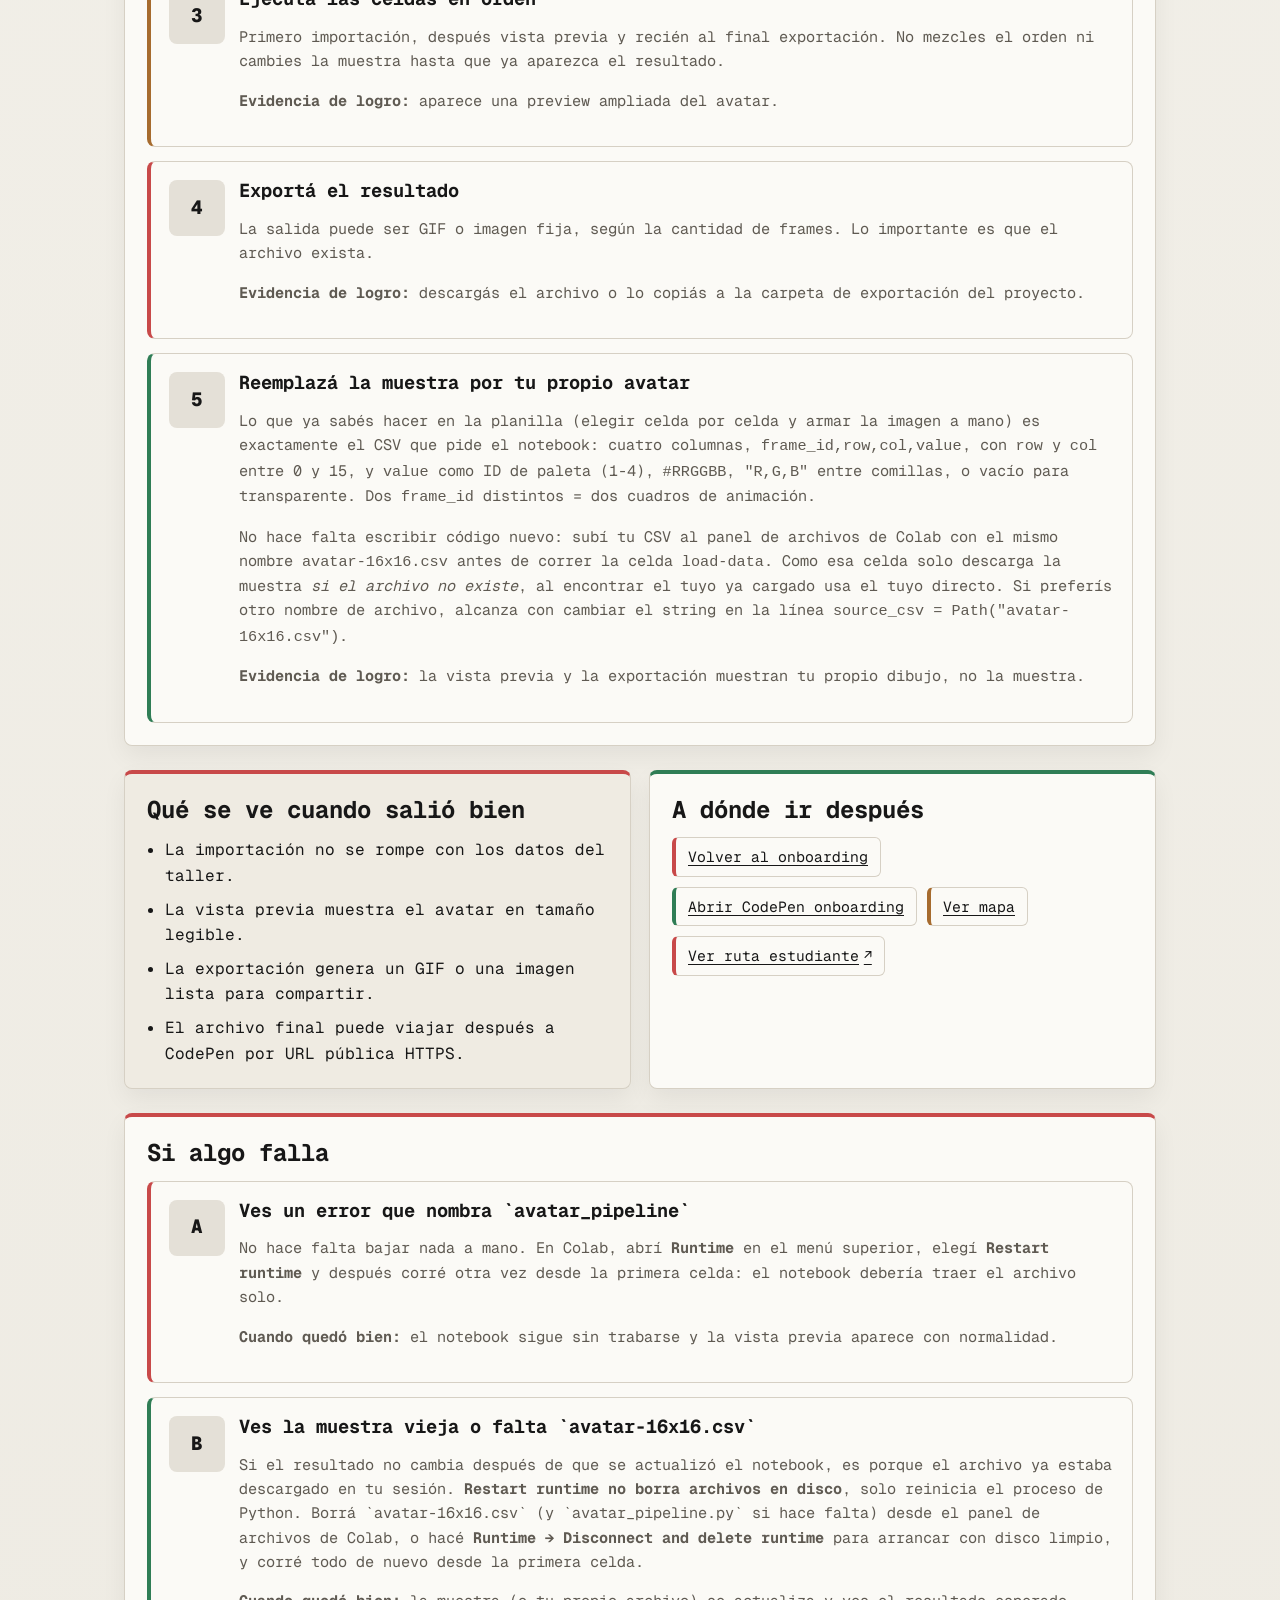
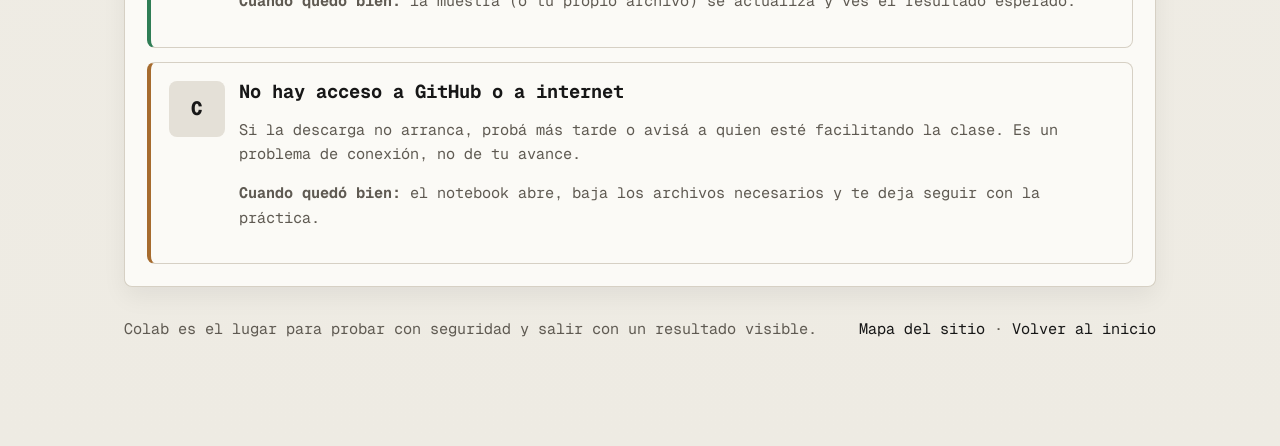
<file: colab-onboarding.html>
<!doctype html>
<html lang="es">
  <head>
    <meta charset="utf-8" />
    <meta name="viewport" content="width=device-width, initial-scale=1" />
    <title>Colab onboarding | VibePixel Academy BabyStepsTech</title>
    <meta
      name="description"
      content="Guía no técnica para abrir, correr y verificar el taller de Colab paso a paso."
    />
    <link rel="stylesheet" href="assets/site-map.css" />
    <link rel="stylesheet" href="assets/learning-site.css" />
    <style>
      h1 {
        max-width: 14ch;
      }

      .checkpoint {
        margin-top: 18px;
        padding: 16px 18px;
        border: 1px solid var(--border);
        border-radius: var(--radius);
        background: var(--surface-alt);
      }

      .checkpoint-title {
        margin: 0 0 8px;
        font-size: 1rem;
      }

      .checkpoint .meta {
        margin: 0;
      }

      .checkpoint .meta + .meta {
        margin-top: 6px;
      }

      .video-shell {
        margin-top: 14px;
        border: 1px solid var(--border);
        border-radius: 12px;
        overflow: hidden;
        background: #f8f5ee;
      }

      .video-shell iframe {
        display: block;
        width: 100%;
        aspect-ratio: 16 / 9;
        border: 0;
      }

      .video-copy {
        margin: 0;
        padding: 14px 16px;
        border-top: 1px solid var(--border);
        background: #fff;
        color: var(--muted);
      }
    </style>
  </head>
  <body data-site-key="colab" data-site-root="">
    <div class="shell">
      <header class="topbar">
        <div class="brand">VibePixel Academy BabyStepsTech</div>
        <nav class="nav" aria-label="Navegación principal">
          <a href="index.html">Inicio</a>
          <a href="onboarding.html">Onboarding</a>
          <a href="platforms.html">Plataformas</a>
          <a href="codepen-onboarding.html">CodePen</a>
          <a href="https://github.com/HaroldSthid/VibePixel-AcademyBabyStepsTech/blob/main/artifacts/colab/README.md" class="external-link">Guía de apoyo <span aria-hidden="true" class="external-link__icon">↗</span><span class="external-link__sr-only">. Abre otra plataforma.</span></a>
        </nav>
      </header>

      <main>
        <section class="hero">
          <p class="eyebrow">Colab onboarding</p>
          <h1>Usá Colab como laboratorio, no como obstáculo.</h1>
          <p class="lead">Acá lo importante es ver el resultado. Abrís el notebook, seguís los pasos en orden y revisás que la vista previa y la exportación aparezcan.</p>
          <div class="actions">
            <a class="button primary external-link" href="https://colab.research.google.com/github/HaroldSthid/VibePixel-AcademyBabyStepsTech/blob/main/artifacts/colab/vibepixel_avatar_pipeline.ipynb">Abrir notebook de avatar <span aria-hidden="true" class="external-link__icon">↗</span><span class="external-link__sr-only">. Abre otra plataforma.</span></a>
            <a class="button secondary external-link" href="https://colab.research.google.com/github/HaroldSthid/VibePixel-AcademyBabyStepsTech/blob/main/artifacts/colab/rgb_discovery_challenge.ipynb">Abrir Colab RGB paso a paso <span aria-hidden="true" class="external-link__icon">↗</span><span class="external-link__sr-only">. Abre otra plataforma.</span></a>
            <a class="button secondary" href="platforms.html">Ver plataformas</a>
            <a class="button secondary" href="#que-hacer">Qué hacer</a>
            <a class="button secondary" href="#si-falla">Si falla</a>
            <a class="button secondary" href="codepen-onboarding.html">Después ir a CodePen</a>
          </div>
          <p class="meta">Los enlaces con ↗ te llevan a otra plataforma.</p>
          <article class="card soft checkpoint">
            <h2 class="checkpoint-title">Ahora hacé esto</h2>
            <p class="meta">Abrí el notebook, corré la primera celda y seguí el orden de arriba hacia abajo.</p>
            <p class="meta"><strong>Cómo sé que salió bien:</strong> ves la vista previa o el exportado sin errores.</p>
            <p class="meta"><strong>Volvé acá después:</strong> cuando ya tengas la evidencia lista para seguir con CodePen.</p>
          </article>
        </section>

        <section class="section grid cards" aria-labelledby="contexto-title">
          <article class="card wide soft">
            <p class="eyebrow">Contexto de plataforma</p>
            <h2 id="contexto-title" class="section-title">Colab es un cuaderno de laboratorio en la nube</h2>
            <p class="meta">Es el lugar donde probás ideas sin instalar nada, como un banco de trabajo seguro. Lo importante no es pelearse con la configuración, sino ver el resultado.</p>
            <p class="meta"><strong>En la era IA:</strong> los flujos cambian rápido y Colab sirve para aprender con menos fricción: abrir, correr, revisar y exportar.</p>
            <p class="meta"><strong>En esta ruta:</strong> primero usás la muestra, después corrés las celdas y al final te llevás la vista previa y el archivo listo para compartir.</p>
          </article>
          <article class="card soft">
            <h3>3 hacks</h3>
            <ul class="list">
              <li>Empezá con el ejemplo y no con tu propio archivo.</li>
              <li>Corré todo en orden, sin saltearte celdas.</li>
              <li>Si aparece un error, reiniciá y volvé a la primera celda.</li>
            </ul>
          </article>
          <article class="card soft">
            <h3>Confusión común</h3>
            <p class="meta">No hace falta instalar medio mundo. Colab ya viene listo para probar; vos solo necesitás seguir la ruta y mirar el resultado.</p>
          </article>
          <details class="card full soft">
            <summary class="section-title">Video oficial de contexto de Google Colab</summary>
            <div class="video-shell" style="margin-top:14px;border:1px solid var(--border);border-radius:12px;overflow:hidden;background:#f8f5ee;">
              <iframe title="Video oficial de contexto de Google Colab" loading="lazy" referrerpolicy="strict-origin-when-cross-origin" style="display:block;width:100%;aspect-ratio:16 / 9;border:0;" src="https://www.youtube.com/embed/eKfNu25Hrm8" allow="accelerometer; autoplay; clipboard-write; encrypted-media; gyroscope; picture-in-picture; web-share" allowfullscreen></iframe>
            </div>
            <p class="video-copy" style="margin:0;padding:14px 16px;border-top:1px solid var(--border);background:#fff;color:var(--muted);">Video oficial de contexto de Google Colab. Si no carga, seguí la explicación escrita de esta página.</p>
          </details>
        </section>

        <section class="section grid cards" aria-labelledby="mini-rgb-title">
          <article class="card full soft">
            <h2 id="mini-rgb-title" class="section-title">Mini recorrido RGB: la ruta corta</h2>
            <p class="meta">Para el desafío RGB, el camino más simple es este: primero mirá la imagen de ejemplo, después corré todo y recién al final probá con tu propia imagen.</p>
            <ol class="list">
              <li>Abrí el Colab RGB paso a paso.</li>
              <li>Dejá la imagen de ejemplo al principio.</li>
              <li>Ejecutá todas las celdas en orden.</li>
              <li>Descargá el CSV y el PNG generados.</li>
              <li>Cuando el flujo funcione, reemplazá la muestra por tu propia imagen.</li>
            </ol>
          </article>
        </section>

        <section class="section grid cards" aria-labelledby="colab-title">
          <article class="card wide soft">
            <h2 id="colab-title" class="section-title">Qué es Colab</h2>
            <p class="meta">Es un espacio en el navegador para ejecutar el taller de avatar sin instalar nada. Para el aprendizaje inicial, funciona como un laboratorio guiado.</p>
            <p class="meta">Hoy este notebook acompaña el avatar pipeline y usa datos de ejemplo. Para el desafío RGB ya está disponible una notebook dedicada, con el recorrido paso a paso y el exportado de CSV/PNG.</p>
          </article>
          <article class="card soft">
            <h3>Lo que buscás</h3>
            <p class="meta">Una vista previa visible y un archivo exportado listo para compartir.</p>
          </article>
          <article class="card soft">
            <h3>Lo que no buscás</h3>
            <p class="meta">Entender toda la implementación interna antes de ver el resultado.</p>
          </article>
          <article class="card soft">
            <h3>Colab RGB disponible</h3>
            <p class="meta"><a href="https://colab.research.google.com/github/HaroldSthid/VibePixel-AcademyBabyStepsTech/blob/main/artifacts/colab/rgb_discovery_challenge.ipynb" class="external-link">Colab del desafío RGB paso a paso <span aria-hidden="true" class="external-link__icon">↗</span><span class="external-link__sr-only">. Abre otra plataforma.</span></a>. Ya está publicado para seguir el recorrido con calma, sin saltos.</p>
          </article>
        </section>

        <section id="que-hacer" class="section grid cards" aria-labelledby="steps-title">
          <article class="card full">
            <h2 id="steps-title" class="section-title">Qué abrir, copiar y correr</h2>
            <div class="timeline">
              <div class="step">
                <div class="step-number">1</div>
                <div>
                  <h3>Abri el notebook de Colab</h3>
                  <p class="meta">Usá el botón de apertura para entrar directo al notebook del taller y mantené la atención en el orden de las celdas.</p>
                  <p class="meta">La primera celda intenta cargar `avatar_pipeline.py` desde la carpeta local y, si falta, lo descarga sola desde el repositorio público. No tenés que copiar archivos a mano.</p>
                  <p class="meta"><strong>Evidencia de logro:</strong> ves el notebook cargado sin errores y reconocés dónde empieza el flujo.</p>
                </div>
              </div>
              <div class="step">
                <div class="step-number">2</div>
                <div>
                  <h3>Dejá la muestra primero</h3>
                  <p class="meta">La notebook baja un CSV de ejemplo automáticamente en la primera corrida. Empezá con esa muestra y después, cuando ya veas el flujo completo, podés reemplazar el template <a href="artifacts/spreadsheet/templates/avatar-16x16.csv">avatar-16x16.csv</a> por el tuyo.</p>
                  <p class="meta"><strong>Evidencia de logro:</strong> la importación acepta los datos y no marca celdas inválidas.</p>
                </div>
              </div>
              <div class="step">
                <div class="step-number">3</div>
                <div>
                  <h3>Ejecutá las celdas en orden</h3>
                  <p class="meta">Primero importación, después vista previa y recién al final exportación. No mezcles el orden ni cambies la muestra hasta que ya aparezca el resultado.</p>
                  <p class="meta"><strong>Evidencia de logro:</strong> aparece una preview ampliada del avatar.</p>
                </div>
              </div>
              <div class="step">
                <div class="step-number">4</div>
                <div>
                  <h3>Exportá el resultado</h3>
                  <p class="meta">La salida puede ser GIF o imagen fija, según la cantidad de frames. Lo importante es que el archivo exista.</p>
                  <p class="meta"><strong>Evidencia de logro:</strong> descargás el archivo o lo copiás a la carpeta de exportación del proyecto.</p>
                </div>
              </div>
              <div class="step">
                <div class="step-number">5</div>
                <div>
                  <h3>Reemplazá la muestra por tu propio avatar</h3>
                  <p class="meta">Lo que ya sabés hacer en la planilla (elegir celda por celda y armar la imagen a mano) es exactamente el CSV que pide el notebook: cuatro columnas, <code>frame_id,row,col,value</code>, con <code>row</code> y <code>col</code> entre 0 y 15, y <code>value</code> como ID de paleta (1-4), <code>#RRGGBB</code>, <code>"R,G,B"</code> entre comillas, o vacío para transparente. Dos <code>frame_id</code> distintos = dos cuadros de animación.</p>
                  <p class="meta">No hace falta escribir código nuevo: subí tu CSV al panel de archivos de Colab con el mismo nombre <code>avatar-16x16.csv</code> antes de correr la celda <code>load-data</code>. Como esa celda solo descarga la muestra <em>si el archivo no existe</em>, al encontrar el tuyo ya cargado usa el tuyo directo. Si preferís otro nombre de archivo, alcanza con cambiar el string en la línea <code>source_csv = Path("avatar-16x16.csv")</code>.</p>
                  <p class="meta"><strong>Evidencia de logro:</strong> la vista previa y la exportación muestran tu propio dibujo, no la muestra.</p>
                </div>
              </div>
            </div>
          </article>
        </section>

        <section class="section grid cards" aria-labelledby="success-title">
          <article class="card wide soft">
            <h2 id="success-title" class="section-title">Qué se ve cuando salió bien</h2>
            <ul class="list">
              <li>La importación no se rompe con los datos del taller.</li>
              <li>La vista previa muestra el avatar en tamaño legible.</li>
              <li>La exportación genera un GIF o una imagen lista para compartir.</li>
              <li>El archivo final puede viajar después a CodePen por URL pública HTTPS.</li>
            </ul>
          </article>
          <article class="card wide">
            <h2 class="section-title">A dónde ir después</h2>
            <div class="pill-row">
              <span class="pill"><a href="onboarding.html">Volver al onboarding</a></span>
              <span class="pill"><a href="codepen-onboarding.html">Abrir CodePen onboarding</a></span>
              <span class="pill"><a href="sitemap.html">Ver mapa</a></span>
              <span class="pill"><a href="https://github.com/HaroldSthid/VibePixel-AcademyBabyStepsTech/blob/main/docs/learner-flow.md" class="external-link">Ver ruta estudiante <span aria-hidden="true" class="external-link__icon">↗</span><span class="external-link__sr-only">. Abre otra plataforma.</span></a></span>
            </div>
          </article>
        </section>

        <section id="si-falla" class="section grid cards" aria-labelledby="help-title">
          <article class="card full">
            <h2 id="help-title" class="section-title">Si algo falla</h2>
            <div class="timeline">
              <div class="step">
                <div class="step-number">A</div>
                <div>
                  <h3>Ves un error que nombra `avatar_pipeline`</h3>
                  <p class="meta">No hace falta bajar nada a mano. En Colab, abrí <strong>Runtime</strong> en el menú superior, elegí <strong>Restart runtime</strong> y después corré otra vez desde la primera celda: el notebook debería traer el archivo solo.</p>
                  <p class="meta"><strong>Cuando quedó bien:</strong> el notebook sigue sin trabarse y la vista previa aparece con normalidad.</p>
                </div>
              </div>
              <div class="step">
                <div class="step-number">B</div>
                <div>
                  <h3>Ves la muestra vieja o falta `avatar-16x16.csv`</h3>
                  <p class="meta">Si el resultado no cambia después de que se actualizó el notebook, es porque el archivo ya estaba descargado en tu sesión. <strong>Restart runtime no borra archivos en disco</strong>, solo reinicia el proceso de Python. Borrá `avatar-16x16.csv` (y `avatar_pipeline.py` si hace falta) desde el panel de archivos de Colab, o hacé <strong>Runtime → Disconnect and delete runtime</strong> para arrancar con disco limpio, y corré todo de nuevo desde la primera celda.</p>
                  <p class="meta"><strong>Cuando quedó bien:</strong> la muestra (o tu propio archivo) se actualiza y ves el resultado esperado.</p>
                </div>
              </div>
              <div class="step">
                <div class="step-number">C</div>
                <div>
                  <h3>No hay acceso a GitHub o a internet</h3>
                  <p class="meta">Si la descarga no arranca, probá más tarde o avisá a quien esté facilitando la clase. Es un problema de conexión, no de tu avance.</p>
                  <p class="meta"><strong>Cuando quedó bien:</strong> el notebook abre, baja los archivos necesarios y te deja seguir con la práctica.</p>
                </div>
              </div>
            </div>
          </article>
        </section>
      </main>

      <footer class="footer">
        <span>Colab es el lugar para probar con seguridad y salir con un resultado visible.</span>
        <span><a href="sitemap.html">Mapa del sitio</a> · <a href="index.html">Volver al inicio</a></span>
      </footer>
    </div>
    <script src="assets/site-map.js" defer></script>
  </body>
</html>
</file>
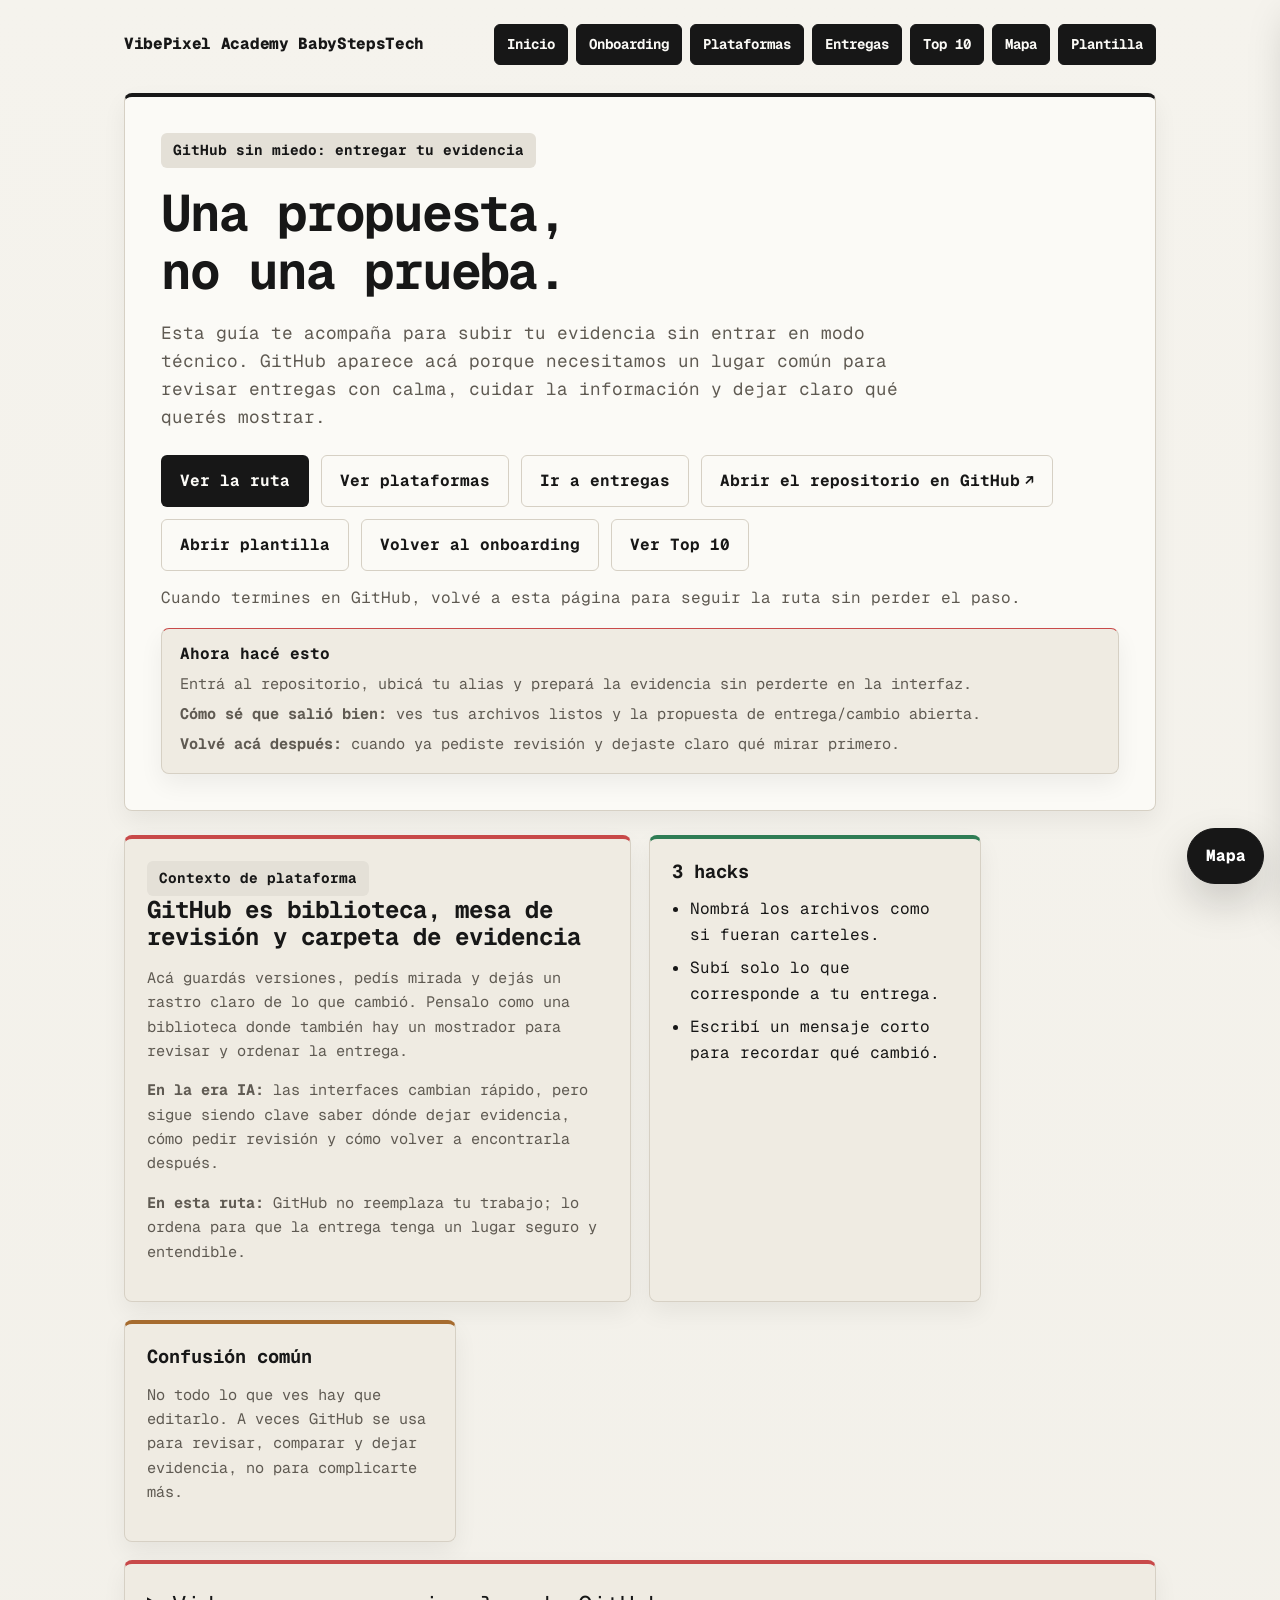
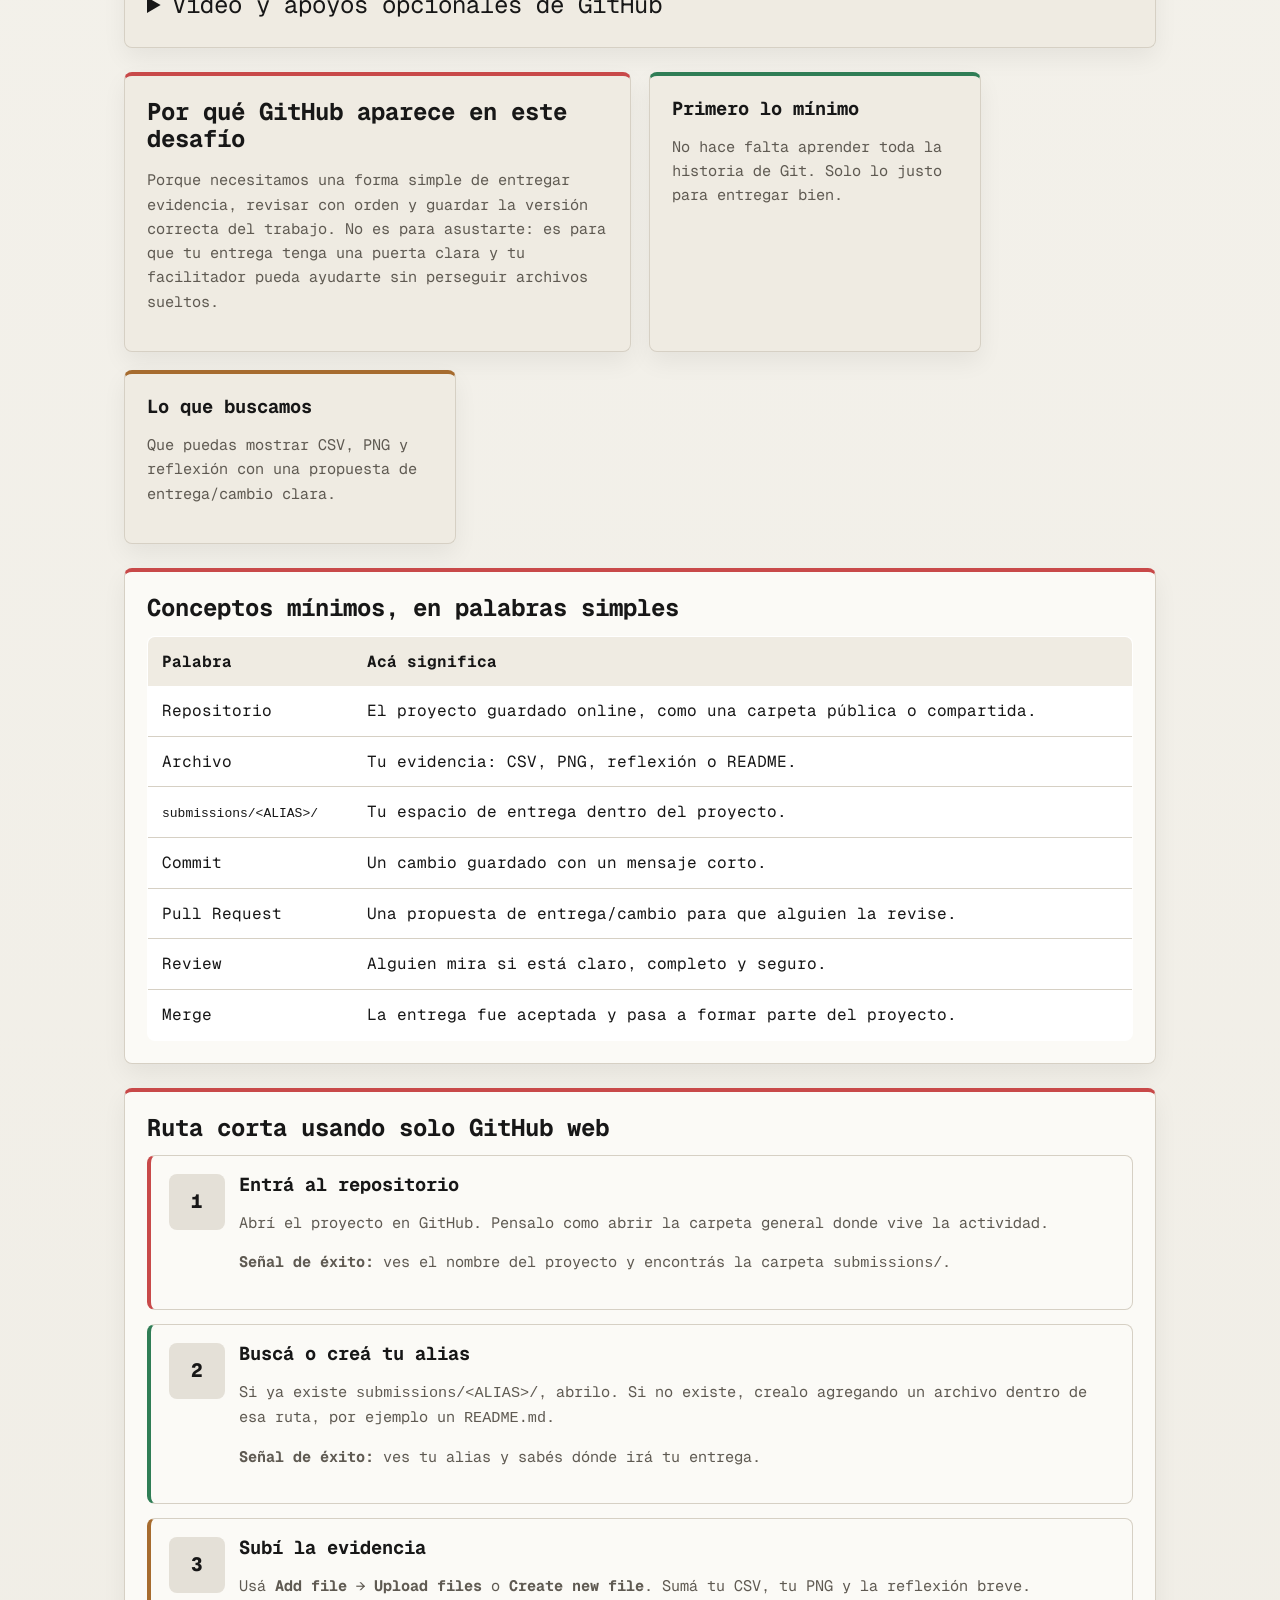
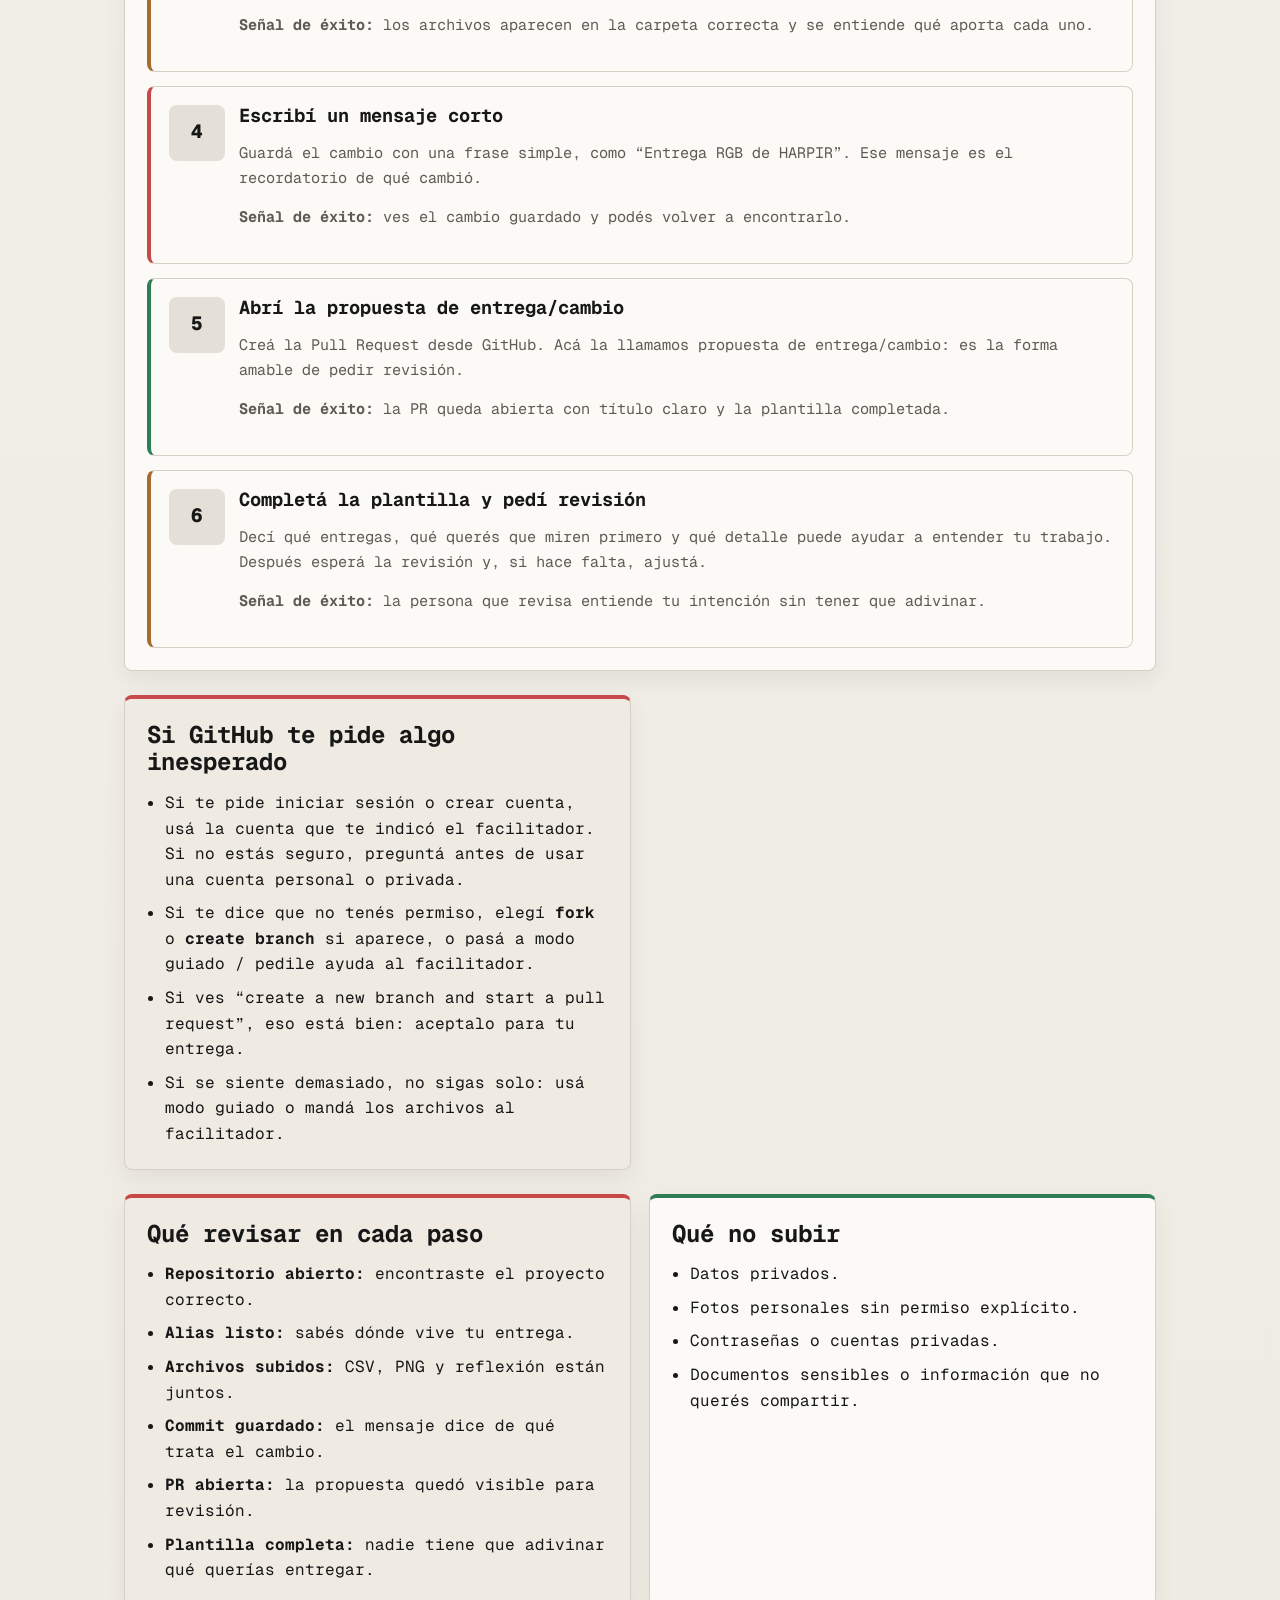
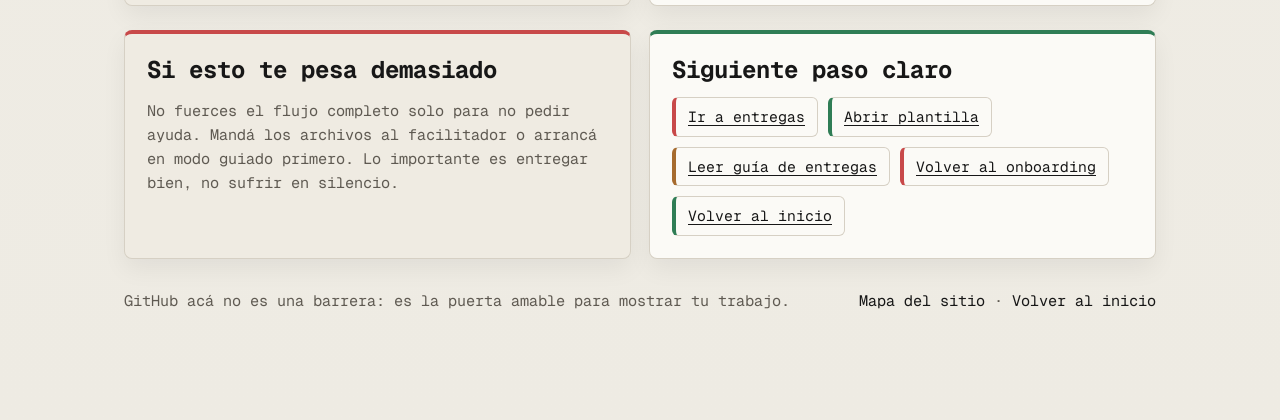
<file: github-onboarding.html>
<!doctype html>
<html lang="es">
  <head>
    <meta charset="utf-8" />
    <meta name="viewport" content="width=device-width, initial-scale=1" />
    <title>GitHub sin miedo | VibePixel Academy BabyStepsTech</title>
    <meta
      name="description"
      content="Micro módulo amable para entender GitHub, preparar la evidencia y abrir una propuesta de entrega/cambio sin usar la terminal."
    />
    <link rel="stylesheet" href="assets/site-map.css" />
    <link rel="stylesheet" href="assets/learning-site.css" />
    <style>
      h1 {
        max-width: 14ch;
      }

      a:hover {
        text-decoration-thickness: 2px;
      }

      .checkpoint {
        margin-top: 18px;
        padding: 16px 18px;
        border: 1px solid var(--border);
        border-radius: var(--radius);
        background: var(--surface-alt);
      }

      .checkpoint-title {
        margin: 0 0 8px;
        font-size: 1rem;
      }

      .checkpoint .meta {
        margin: 0;
      }

      .checkpoint .meta + .meta {
        margin-top: 6px;
      }

      .table {
        width: 100%;
        border-collapse: collapse;
        overflow: hidden;
        border: 1px solid var(--border);
        border-radius: 8px;
        background: #fff;
      }

      .table th,
      .table td {
        padding: 12px 14px;
        border-bottom: 1px solid var(--border);
        text-align: left;
        vertical-align: top;
      }

      .table th {
        background: var(--surface-alt);
      }

      .table tr:last-child th,
      .table tr:last-child td {
        border-bottom: 0;
      }

      .code {
        margin: 12px 0 0;
        padding: 14px 16px;
        border: 1px solid var(--border);
        border-radius: 8px;
        background: #fff;
        color: var(--text);
        overflow-x: auto;
      }

      .video-shell {
        margin-top: 14px;
        border: 1px solid var(--border);
        border-radius: 12px;
        overflow: hidden;
        background: #f8f5ee;
      }

      .video-shell iframe {
        display: block;
        width: 100%;
        aspect-ratio: 16 / 9;
        border: 0;
      }

      .video-copy {
        margin: 0;
        padding: 14px 16px;
        border-top: 1px solid var(--border);
        background: #fff;
        color: var(--muted);
      }

      .support-note {
        margin: 14px 0 0;
        color: var(--muted);
      }

      .hero-note {
        margin: 14px 0 0;
        color: var(--muted);
      }
    </style>
  </head>
  <body data-site-key="github" data-site-root="">
    <div class="shell">
      <header class="topbar">
        <div class="brand">VibePixel Academy BabyStepsTech</div>
        <nav class="nav" aria-label="Navegación principal">
          <a href="index.html">Inicio</a>
          <a href="onboarding.html">Onboarding</a>
          <a href="platforms.html">Plataformas</a>
          <a href="submissions.html">Entregas</a>
          <a href="top10.html">Top 10</a>
          <a href="sitemap.html">Mapa</a>
          <a href="submissions/TEMPLATE.md">Plantilla</a>
        </nav>
      </header>

      <main>
        <section class="hero">
          <p class="eyebrow">GitHub sin miedo: entregar tu evidencia</p>
          <h1>Una propuesta, no una prueba.</h1>
          <p class="lead">
            Esta guía te acompaña para subir tu evidencia sin entrar en modo técnico. GitHub aparece acá porque necesitamos un lugar común para revisar entregas con calma, cuidar la información y dejar claro qué querés mostrar.
          </p>
          <div class="actions">
            <a class="button primary" href="#ruta">Ver la ruta</a>
            <a class="button secondary" href="platforms.html">Ver plataformas</a>
            <a class="button secondary" href="submissions.html">Ir a entregas</a>
            <a class="button secondary external-link" href="https://github.com/HaroldSthid/VibePixel-AcademyBabyStepsTech" target="_blank" rel="noopener noreferrer">Abrir el repositorio en GitHub <span aria-hidden="true" class="external-link__icon">↗</span><span class="external-link__sr-only">. Abre otra plataforma.</span></a>
            <a class="button secondary" href="submissions/TEMPLATE.md">Abrir plantilla</a>
            <a class="button secondary" href="onboarding.html">Volver al onboarding</a>
            <a class="button secondary" href="top10.html">Ver Top 10</a>
          </div>
          <p class="hero-note">Cuando termines en GitHub, volvé a esta página para seguir la ruta sin perder el paso.</p>
          <article class="card soft checkpoint">
            <h2 class="checkpoint-title">Ahora hacé esto</h2>
            <p class="meta">Entrá al repositorio, ubicá tu alias y prepará la evidencia sin perderte en la interfaz.</p>
            <p class="meta"><strong>Cómo sé que salió bien:</strong> ves tus archivos listos y la propuesta de entrega/cambio abierta.</p>
            <p class="meta"><strong>Volvé acá después:</strong> cuando ya pediste revisión y dejaste claro qué mirar primero.</p>
          </article>
        </section>

        <section class="section grid cards" aria-labelledby="contexto-title">
          <article class="card wide soft">
            <p class="eyebrow">Contexto de plataforma</p>
            <h2 id="contexto-title" class="section-title">GitHub es biblioteca, mesa de revisión y carpeta de evidencia</h2>
            <p class="meta">Acá guardás versiones, pedís mirada y dejás un rastro claro de lo que cambió. Pensalo como una biblioteca donde también hay un mostrador para revisar y ordenar la entrega.</p>
            <p class="meta"><strong>En la era IA:</strong> las interfaces cambian rápido, pero sigue siendo clave saber dónde dejar evidencia, cómo pedir revisión y cómo volver a encontrarla después.</p>
            <p class="meta"><strong>En esta ruta:</strong> GitHub no reemplaza tu trabajo; lo ordena para que la entrega tenga un lugar seguro y entendible.</p>
          </article>
          <article class="card soft">
            <h3>3 hacks</h3>
            <ul class="list">
              <li>Nombrá los archivos como si fueran carteles.</li>
              <li>Subí solo lo que corresponde a tu entrega.</li>
              <li>Escribí un mensaje corto para recordar qué cambió.</li>
            </ul>
          </article>
          <article class="card soft">
            <h3>Confusión común</h3>
            <p class="meta">No todo lo que ves hay que editarlo. A veces GitHub se usa para revisar, comparar y dejar evidencia, no para complicarte más.</p>
          </article>
          <details class="card full soft">
            <summary class="section-title">Video y apoyos opcionales de GitHub</summary>
            <div class="video-shell">
              <iframe title="Video oficial de contexto de GitHub" loading="lazy" referrerpolicy="strict-origin-when-cross-origin" src="https://www.youtube.com/embed/ZhsprZVR4Sg" allow="accelerometer; autoplay; clipboard-write; encrypted-media; gyroscope; picture-in-picture; web-share" allowfullscreen></iframe>
            </div>
            <p class="video-copy">Video oficial de contexto de GitHub. Si no carga, seguí la explicación escrita de esta página.</p>
            <p class="support-note"><strong>Apoyos opcionales:</strong> si te resulta más cómodo, mirá estas referencias extra en TikTok. Los enlaces con ↗ te llevan a otra plataforma.</p>
            <div class="pill-row" aria-label="Referencias TikTok opcionales">
              <a class="pill external-link" href="https://vt.tiktok.com/ZSXCKUdg3/" target="_blank" rel="noopener noreferrer">TikTok apoyo 1 <span aria-hidden="true" class="external-link__icon">↗</span><span class="external-link__sr-only">. Abre otra plataforma.</span></a>
              <a class="pill external-link" href="https://vt.tiktok.com/ZSXCKyQwJ/" target="_blank" rel="noopener noreferrer">TikTok apoyo 2 <span aria-hidden="true" class="external-link__icon">↗</span><span class="external-link__sr-only">. Abre otra plataforma.</span></a>
            </div>
            <div class="section" aria-labelledby="github-ref-title">
              <h4 id="github-ref-title">Referencia escrita</h4>
              <p class="meta">Este video acompaña la explicación principal para que tengas una guía visual y otra escrita al mismo tiempo.</p>
            </div>
          </details>
        </section>

        <section class="section grid cards" aria-labelledby="why-title">
          <article class="card wide soft">
            <h2 id="why-title" class="section-title">Por qué GitHub aparece en este desafío</h2>
            <p class="meta">
              Porque necesitamos una forma simple de entregar evidencia, revisar con orden y guardar la versión correcta del trabajo. No es para asustarte: es para que tu entrega tenga una puerta clara y tu facilitador pueda ayudarte sin perseguir archivos sueltos.
            </p>
          </article>
          <article class="card soft">
            <h3>Primero lo mínimo</h3>
            <p class="meta">No hace falta aprender toda la historia de Git. Solo lo justo para entregar bien.</p>
          </article>
          <article class="card soft">
            <h3>Lo que buscamos</h3>
            <p class="meta">Que puedas mostrar CSV, PNG y reflexión con una propuesta de entrega/cambio clara.</p>
          </article>
        </section>

        <section class="section grid cards" aria-labelledby="concepts-title">
          <article class="card full">
            <h2 id="concepts-title" class="section-title">Conceptos mínimos, en palabras simples</h2>
            <table class="table" aria-label="Conceptos mínimos de GitHub">
              <thead>
                <tr>
                  <th>Palabra</th>
                  <th>Acá significa</th>
                </tr>
              </thead>
              <tbody>
                <tr>
                  <td>Repositorio</td>
                  <td>El proyecto guardado online, como una carpeta pública o compartida.</td>
                </tr>
                <tr>
                  <td>Archivo</td>
                  <td>Tu evidencia: CSV, PNG, reflexión o README.</td>
                </tr>
                <tr>
                  <td><code>submissions/&lt;ALIAS&gt;/</code></td>
                  <td>Tu espacio de entrega dentro del proyecto.</td>
                </tr>
                <tr>
                  <td>Commit</td>
                  <td>Un cambio guardado con un mensaje corto.</td>
                </tr>
                <tr>
                  <td>Pull Request</td>
                  <td>Una propuesta de entrega/cambio para que alguien la revise.</td>
                </tr>
                <tr>
                  <td>Review</td>
                  <td>Alguien mira si está claro, completo y seguro.</td>
                </tr>
                <tr>
                  <td>Merge</td>
                  <td>La entrega fue aceptada y pasa a formar parte del proyecto.</td>
                </tr>
              </tbody>
            </table>
          </article>
        </section>

        <section id="ruta" class="section grid cards" aria-labelledby="steps-title">
          <article class="card full">
            <h2 id="steps-title" class="section-title">Ruta corta usando solo GitHub web</h2>
            <div class="timeline">
              <div class="step">
                <div class="step-number">1</div>
                <div>
                  <h3>Entrá al repositorio</h3>
                  <p class="meta">Abrí el proyecto en GitHub. Pensalo como abrir la carpeta general donde vive la actividad.</p>
                  <p class="meta"><strong>Señal de éxito:</strong> ves el nombre del proyecto y encontrás la carpeta <code>submissions/</code>.</p>
                </div>
              </div>
              <div class="step">
                <div class="step-number">2</div>
                <div>
                  <h3>Buscá o creá tu alias</h3>
                  <p class="meta">Si ya existe <code>submissions/&lt;ALIAS&gt;/</code>, abrilo. Si no existe, crealo agregando un archivo dentro de esa ruta, por ejemplo un <code>README.md</code>.</p>
                  <p class="meta"><strong>Señal de éxito:</strong> ves tu alias y sabés dónde irá tu entrega.</p>
                </div>
              </div>
              <div class="step">
                <div class="step-number">3</div>
                <div>
                  <h3>Subí la evidencia</h3>
                  <p class="meta">Usá <strong>Add file</strong> → <strong>Upload files</strong> o <strong>Create new file</strong>. Sumá tu CSV, tu PNG y la reflexión breve.</p>
                  <p class="meta"><strong>Señal de éxito:</strong> los archivos aparecen en la carpeta correcta y se entiende qué aporta cada uno.</p>
                </div>
              </div>
              <div class="step">
                <div class="step-number">4</div>
                <div>
                  <h3>Escribí un mensaje corto</h3>
                  <p class="meta">Guardá el cambio con una frase simple, como “Entrega RGB de HARPIR”. Ese mensaje es el recordatorio de qué cambió.</p>
                  <p class="meta"><strong>Señal de éxito:</strong> ves el cambio guardado y podés volver a encontrarlo.</p>
                </div>
              </div>
              <div class="step">
                <div class="step-number">5</div>
                <div>
                  <h3>Abrí la propuesta de entrega/cambio</h3>
                  <p class="meta">Creá la Pull Request desde GitHub. Acá la llamamos propuesta de entrega/cambio: es la forma amable de pedir revisión.</p>
                  <p class="meta"><strong>Señal de éxito:</strong> la PR queda abierta con título claro y la plantilla completada.</p>
                </div>
              </div>
              <div class="step">
                <div class="step-number">6</div>
                <div>
                  <h3>Completá la plantilla y pedí revisión</h3>
                  <p class="meta">Decí qué entregas, qué querés que miren primero y qué detalle puede ayudar a entender tu trabajo. Después esperá la revisión y, si hace falta, ajustá.</p>
                  <p class="meta"><strong>Señal de éxito:</strong> la persona que revisa entiende tu intención sin tener que adivinar.</p>
                </div>
              </div>
            </div>
          </article>
        </section>

        <section class="section grid cards" aria-labelledby="unexpected-title">
          <article class="card wide soft">
            <h2 id="unexpected-title" class="section-title">Si GitHub te pide algo inesperado</h2>
            <ul class="list">
              <li>Si te pide iniciar sesión o crear cuenta, usá la cuenta que te indicó el facilitador. Si no estás seguro, preguntá antes de usar una cuenta personal o privada.</li>
              <li>Si te dice que no tenés permiso, elegí <strong>fork</strong> o <strong>create branch</strong> si aparece, o pasá a modo guiado / pedile ayuda al facilitador.</li>
              <li>Si ves “create a new branch and start a pull request”, eso está bien: aceptalo para tu entrega.</li>
              <li>Si se siente demasiado, no sigas solo: usá modo guiado o mandá los archivos al facilitador.</li>
            </ul>
          </article>
        </section>

        <section class="section grid cards" aria-labelledby="check-title">
          <article class="card wide soft">
            <h2 id="check-title" class="section-title">Qué revisar en cada paso</h2>
            <ul class="list">
              <li><strong>Repositorio abierto:</strong> encontraste el proyecto correcto.</li>
              <li><strong>Alias listo:</strong> sabés dónde vive tu entrega.</li>
              <li><strong>Archivos subidos:</strong> CSV, PNG y reflexión están juntos.</li>
              <li><strong>Commit guardado:</strong> el mensaje dice de qué trata el cambio.</li>
              <li><strong>PR abierta:</strong> la propuesta quedó visible para revisión.</li>
              <li><strong>Plantilla completa:</strong> nadie tiene que adivinar qué querías entregar.</li>
            </ul>
          </article>
          <article class="card wide">
            <h2 class="section-title">Qué no subir</h2>
            <ul class="list">
              <li>Datos privados.</li>
              <li>Fotos personales sin permiso explícito.</li>
              <li>Contraseñas o cuentas privadas.</li>
              <li>Documentos sensibles o información que no querés compartir.</li>
            </ul>
          </article>
        </section>

        <section class="section grid cards" aria-labelledby="help-title">
          <article class="card wide soft">
            <h2 id="help-title" class="section-title">Si esto te pesa demasiado</h2>
            <p class="meta">
              No fuerces el flujo completo solo para no pedir ayuda. Mandá los archivos al facilitador o arrancá en modo guiado primero. Lo importante es entregar bien, no sufrir en silencio.
            </p>
          </article>
          <article class="card wide">
            <h2 class="section-title">Siguiente paso claro</h2>
            <div class="pill-row">
              <span class="pill"><a href="submissions.html">Ir a entregas</a></span>
              <span class="pill"><a href="submissions/TEMPLATE.md">Abrir plantilla</a></span>
              <span class="pill"><a href="submissions/README.md">Leer guía de entregas</a></span>
              <span class="pill"><a href="onboarding.html">Volver al onboarding</a></span>
              <span class="pill"><a href="index.html">Volver al inicio</a></span>
            </div>
          </article>
        </section>
      </main>

      <footer class="footer">
        <span>GitHub acá no es una barrera: es la puerta amable para mostrar tu trabajo.</span>
        <span><a href="sitemap.html">Mapa del sitio</a> · <a href="index.html">Volver al inicio</a></span>
      </footer>
    </div>
    <script src="assets/site-map.js" defer></script>
  </body>
</html>
</file>
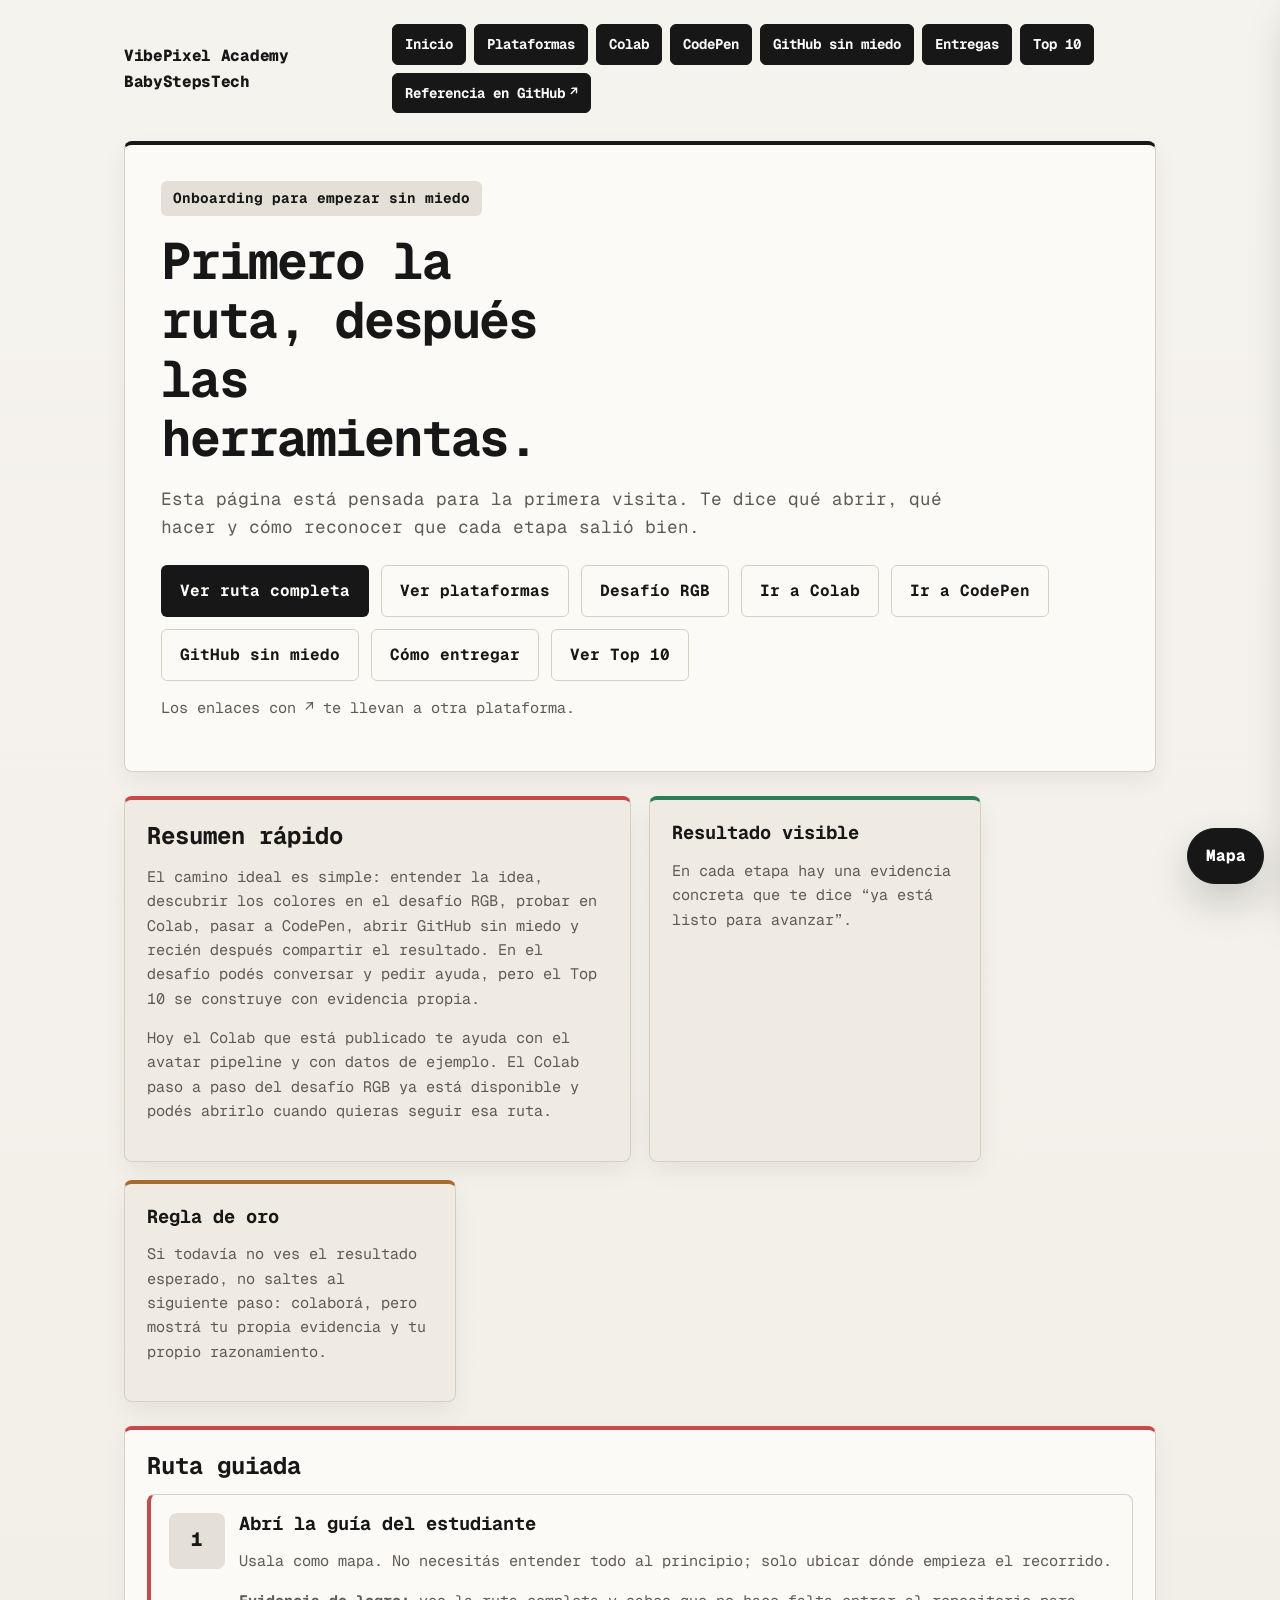
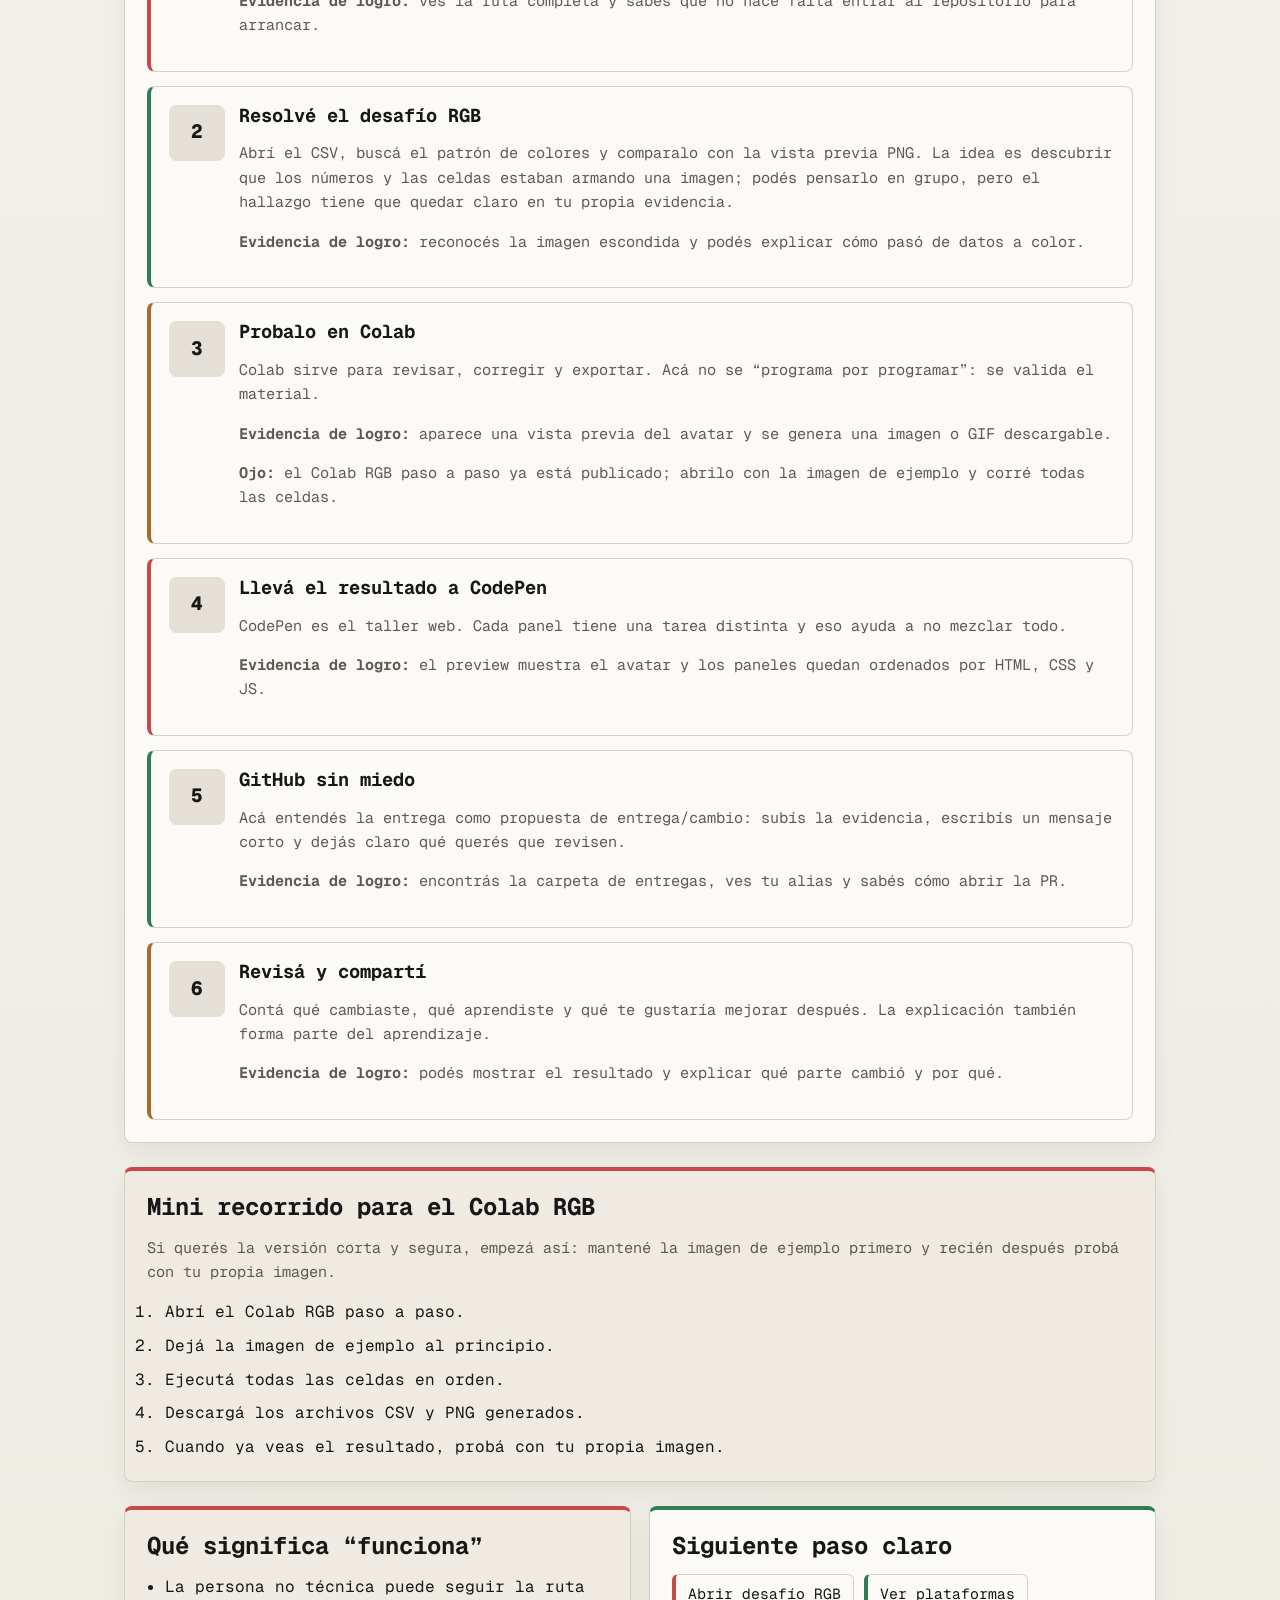
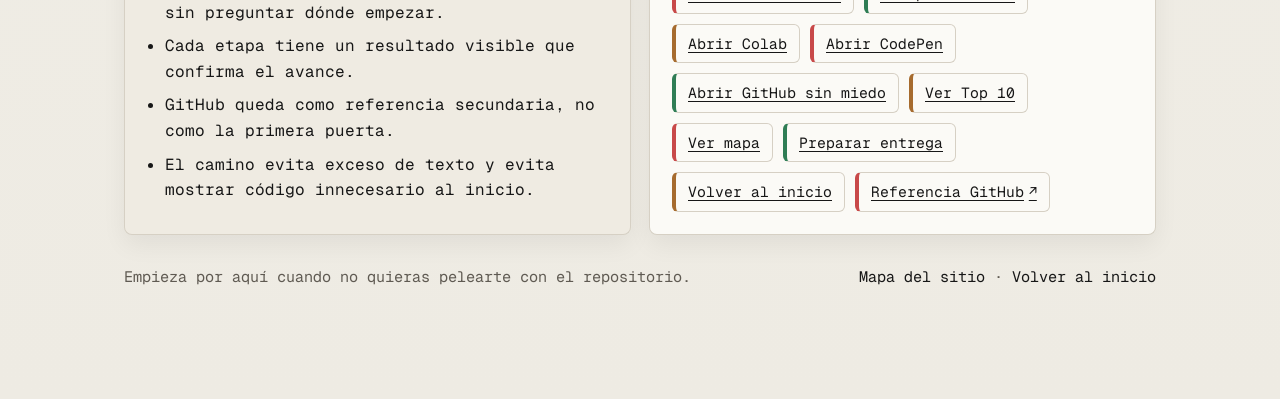
<file: onboarding.html>
<!doctype html>
<html lang="es">
  <head>
    <meta charset="utf-8" />
    <meta name="viewport" content="width=device-width, initial-scale=1" />
    <title>Onboarding | VibePixel Academy BabyStepsTech</title>
    <meta
      name="description"
      content="Ruta guiada para estudiantes no técnicos: qué abrir, qué hacer y qué evidencia de logro buscar en cada paso."
    />
    <link rel="stylesheet" href="assets/site-map.css" />
    <link rel="stylesheet" href="assets/learning-site.css" />
    <style>
      h1 {
        max-width: 14ch;
      }

      a:hover {
        text-decoration-thickness: 2px;
      }
    </style>
  </head>
  <body data-site-key="onboarding" data-site-root="">
    <div class="shell">
      <header class="topbar">
        <div class="brand">VibePixel Academy BabyStepsTech</div>
        <nav class="nav" aria-label="Navegación principal">
          <a href="index.html">Inicio</a>
          <a href="platforms.html">Plataformas</a>
          <a href="colab-onboarding.html">Colab</a>
          <a href="codepen-onboarding.html">CodePen</a>
          <a href="github-onboarding.html">GitHub sin miedo</a>
          <a href="submissions.html">Entregas</a>
          <a href="top10.html">Top 10</a>
          <a href="https://github.com/HaroldSthid/VibePixel-AcademyBabyStepsTech/blob/main/docs/learner-flow.md" class="external-link">Referencia en GitHub <span aria-hidden="true" class="external-link__icon">↗</span><span class="external-link__sr-only">. Abre otra plataforma.</span></a>
        </nav>
      </header>

      <main>
        <section class="hero">
          <p class="eyebrow">Onboarding para empezar sin miedo</p>
          <h1>Primero la ruta, después las herramientas.</h1>
          <p class="lead">
            Esta página está pensada para la primera visita. Te dice qué abrir, qué hacer y cómo reconocer que cada etapa salió bien.
          </p>
          <div class="actions">
            <a class="button primary" href="#ruta">Ver ruta completa</a>
            <a class="button secondary" href="platforms.html">Ver plataformas</a>
            <a class="button secondary" href="artifacts/rgb-discovery/rgb-discovery.html">Desafío RGB</a>
            <a class="button secondary" href="colab-onboarding.html">Ir a Colab</a>
            <a class="button secondary" href="codepen-onboarding.html">Ir a CodePen</a>
            <a class="button secondary" href="github-onboarding.html">GitHub sin miedo</a>
            <a class="button secondary" href="submissions.html">Cómo entregar</a>
            <a class="button secondary" href="top10.html">Ver Top 10</a>
          </div>
          <p class="meta">Los enlaces con ↗ te llevan a otra plataforma.</p>
        </section>

        <section class="section grid cards" aria-labelledby="quick-title">
          <article class="card wide soft">
            <h2 id="quick-title" class="section-title">Resumen rápido</h2>
            <p class="meta">
              El camino ideal es simple: entender la idea, descubrir los colores en el desafío RGB, probar en Colab, pasar a CodePen, abrir GitHub sin miedo y recién después compartir el resultado. En el desafío podés conversar y pedir ayuda, pero el Top 10 se construye con evidencia propia.
            </p>
            <p class="meta">
              Hoy el Colab que está publicado te ayuda con el avatar pipeline y con datos de ejemplo. El Colab paso a paso del desafío RGB ya está disponible y podés abrirlo cuando quieras seguir esa ruta.
            </p>
          </article>
          <article class="card soft">
            <h3>Resultado visible</h3>
            <p class="meta">En cada etapa hay una evidencia concreta que te dice “ya está listo para avanzar”.</p>
          </article>
          <article class="card soft">
            <h3>Regla de oro</h3>
            <p class="meta">Si todavía no ves el resultado esperado, no saltes al siguiente paso: colaborá, pero mostrá tu propia evidencia y tu propio razonamiento.</p>
          </article>
        </section>

        <section id="ruta" class="section grid cards" aria-labelledby="ruta-title">
          <article class="card full">
            <h2 id="ruta-title" class="section-title">Ruta guiada</h2>
            <div class="timeline">
              <div class="step">
                <div class="step-number">1</div>
                <div>
                  <h3>Abrí la guía del estudiante</h3>
                  <p class="meta">Usala como mapa. No necesitás entender todo al principio; solo ubicar dónde empieza el recorrido.</p>
                  <p class="meta"><strong>Evidencia de logro:</strong> ves la ruta completa y sabes que no hace falta entrar al repositorio para arrancar.</p>
                </div>
              </div>
              <div class="step">
                <div class="step-number">2</div>
                <div>
                  <h3>Resolvé el desafío RGB</h3>
                  <p class="meta">Abrí el CSV, buscá el patrón de colores y comparalo con la vista previa PNG. La idea es descubrir que los números y las celdas estaban armando una imagen; podés pensarlo en grupo, pero el hallazgo tiene que quedar claro en tu propia evidencia.</p>
                  <p class="meta"><strong>Evidencia de logro:</strong> reconocés la imagen escondida y podés explicar cómo pasó de datos a color.</p>
                </div>
              </div>
              <div class="step">
                <div class="step-number">3</div>
                <div>
                  <h3>Probalo en Colab</h3>
                  <p class="meta">Colab sirve para revisar, corregir y exportar. Acá no se “programa por programar”: se valida el material.</p>
                  <p class="meta"><strong>Evidencia de logro:</strong> aparece una vista previa del avatar y se genera una imagen o GIF descargable.</p>
                  <p class="meta"><strong>Ojo:</strong> el Colab RGB paso a paso ya está publicado; abrilo con la imagen de ejemplo y corré todas las celdas.</p>
                </div>
              </div>
              <div class="step">
                <div class="step-number">4</div>
                <div>
                  <h3>Llevá el resultado a CodePen</h3>
                  <p class="meta">CodePen es el taller web. Cada panel tiene una tarea distinta y eso ayuda a no mezclar todo.</p>
                  <p class="meta"><strong>Evidencia de logro:</strong> el preview muestra el avatar y los paneles quedan ordenados por HTML, CSS y JS.</p>
                </div>
              </div>
              <div class="step">
                <div class="step-number">5</div>
                <div>
                  <h3>GitHub sin miedo</h3>
                  <p class="meta">Acá entendés la entrega como propuesta de entrega/cambio: subís la evidencia, escribís un mensaje corto y dejás claro qué querés que revisen.</p>
                  <p class="meta"><strong>Evidencia de logro:</strong> encontrás la carpeta de entregas, ves tu alias y sabés cómo abrir la PR.</p>
                </div>
              </div>
              <div class="step">
                <div class="step-number">6</div>
                <div>
                  <h3>Revisá y compartí</h3>
                  <p class="meta">Contá qué cambiaste, qué aprendiste y qué te gustaría mejorar después. La explicación también forma parte del aprendizaje.</p>
                  <p class="meta"><strong>Evidencia de logro:</strong> podés mostrar el resultado y explicar qué parte cambió y por qué.</p>
                </div>
              </div>
            </div>
          </article>
        </section>

        <section class="section grid cards" aria-labelledby="rgb-mini-title">
          <article class="card full soft">
            <h2 id="rgb-mini-title" class="section-title">Mini recorrido para el Colab RGB</h2>
            <p class="meta">Si querés la versión corta y segura, empezá así: mantené la imagen de ejemplo primero y recién después probá con tu propia imagen.</p>
            <ol class="list">
              <li>Abrí el Colab RGB paso a paso.</li>
              <li>Dejá la imagen de ejemplo al principio.</li>
              <li>Ejecutá todas las celdas en orden.</li>
              <li>Descargá los archivos CSV y PNG generados.</li>
              <li>Cuando ya veas el resultado, probá con tu propia imagen.</li>
            </ol>
          </article>
        </section>

        <section class="section grid cards" aria-labelledby="success-title">
          <article class="card wide soft">
            <h2 id="success-title" class="section-title">Qué significa “funciona”</h2>
            <ul class="list">
              <li>La persona no técnica puede seguir la ruta sin preguntar dónde empezar.</li>
              <li>Cada etapa tiene un resultado visible que confirma el avance.</li>
              <li>GitHub queda como referencia secundaria, no como la primera puerta.</li>
              <li>El camino evita exceso de texto y evita mostrar código innecesario al inicio.</li>
            </ul>
          </article>
          <article class="card wide">
            <h2 class="section-title">Siguiente paso claro</h2>
            <div class="pill-row">
              <span class="pill"><a href="artifacts/rgb-discovery/rgb-discovery.html">Abrir desafío RGB</a></span>
              <span class="pill"><a href="platforms.html">Ver plataformas</a></span>
              <span class="pill"><a href="colab-onboarding.html">Abrir Colab</a></span>
              <span class="pill"><a href="codepen-onboarding.html">Abrir CodePen</a></span>
              <span class="pill"><a href="github-onboarding.html">Abrir GitHub sin miedo</a></span>
                <span class="pill"><a href="top10.html">Ver Top 10</a></span>
                <span class="pill"><a href="sitemap.html">Ver mapa</a></span>
                <span class="pill"><a href="submissions.html">Preparar entrega</a></span>
              <span class="pill"><a href="index.html">Volver al inicio</a></span>
              <span class="pill"><a href="https://github.com/HaroldSthid/VibePixel-AcademyBabyStepsTech/blob/main/docs/learner-flow.md" class="external-link">Referencia GitHub <span aria-hidden="true" class="external-link__icon">↗</span><span class="external-link__sr-only">. Abre otra plataforma.</span></a></span>
            </div>
          </article>
        </section>
      </main>

      <footer class="footer">
        <span>Empieza por aquí cuando no quieras pelearte con el repositorio.</span>
        <span><a href="sitemap.html">Mapa del sitio</a> · <a href="index.html">Volver al inicio</a></span>
      </footer>
    </div>
    <script src="assets/site-map.js" defer></script>
  </body>
</html>
</file>
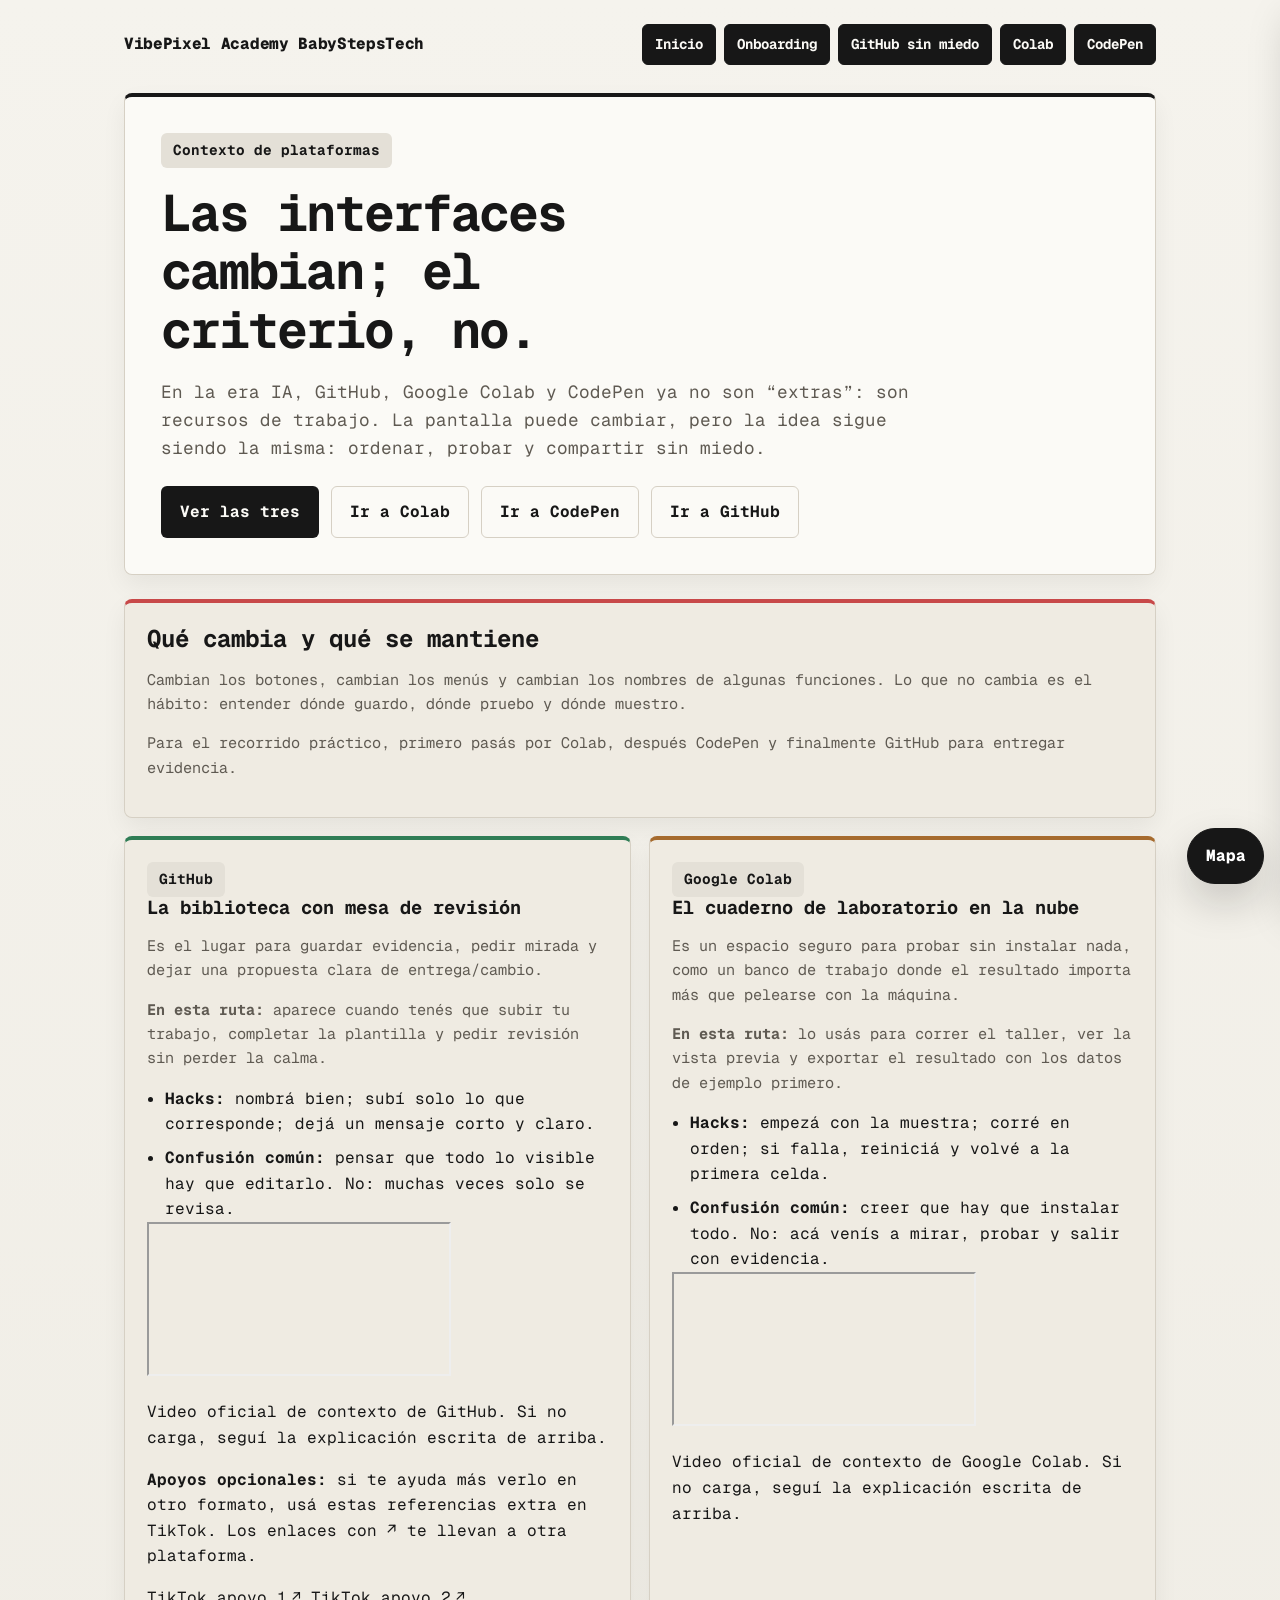
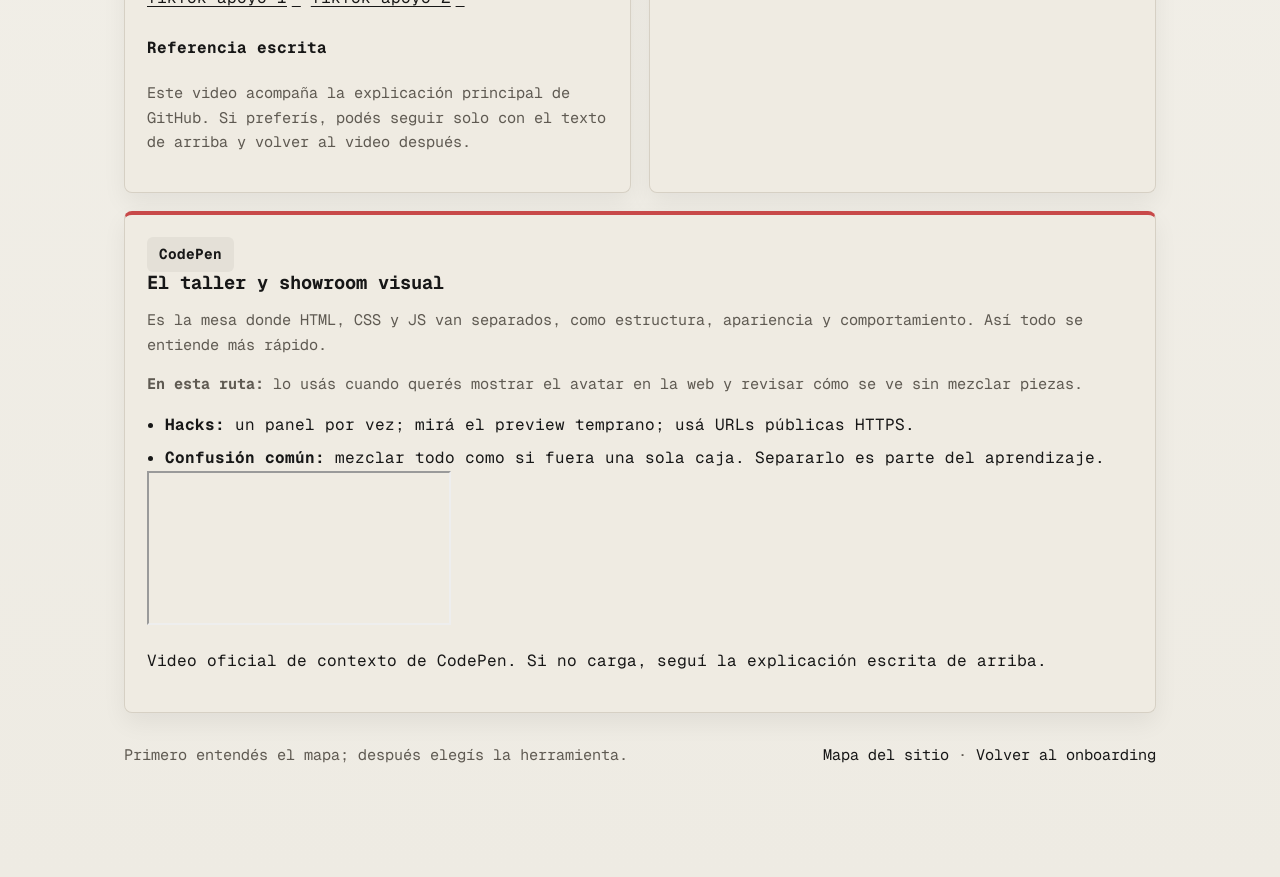
<file: platforms.html>
<!doctype html>
<html lang="es">
  <head>
    <meta charset="utf-8" />
    <meta name="viewport" content="width=device-width, initial-scale=1" />
    <title>Plataformas | VibePixel Academy BabyStepsTech</title>
    <meta
      name="description"
      content="Contexto simple para GitHub, Google Colab y CodePen: qué son, por qué importan y cómo reconocerlas sin perderse."
    />
    <link rel="stylesheet" href="assets/site-map.css" />
    <link rel="stylesheet" href="assets/learning-site.css" />
    <style>
      h1 {
        max-width: 14ch;
      }

      a:hover {
        text-decoration-thickness: 2px;
      }
    </style>
  </head>
  <body data-site-key="platforms" data-site-root="">
    <div class="shell">
      <header class="topbar">
        <div class="brand">VibePixel Academy BabyStepsTech</div>
        <nav class="nav" aria-label="Navegación principal">
          <a href="index.html">Inicio</a>
          <a href="onboarding.html">Onboarding</a>
          <a href="github-onboarding.html">GitHub sin miedo</a>
          <a href="colab-onboarding.html">Colab</a>
          <a href="codepen-onboarding.html">CodePen</a>
        </nav>
      </header>

      <main>
        <section class="hero">
          <p class="eyebrow">Contexto de plataformas</p>
          <h1>Las interfaces cambian; el criterio, no.</h1>
          <p class="lead">
            En la era IA, GitHub, Google Colab y CodePen ya no son “extras”: son recursos de trabajo. La pantalla puede cambiar,
            pero la idea sigue siendo la misma: ordenar, probar y compartir sin miedo.
          </p>
          <div class="actions">
            <a class="button primary" href="#plataformas">Ver las tres</a>
            <a class="button secondary" href="colab-onboarding.html">Ir a Colab</a>
            <a class="button secondary" href="codepen-onboarding.html">Ir a CodePen</a>
            <a class="button secondary" href="github-onboarding.html">Ir a GitHub</a>
          </div>
        </section>

        <section id="plataformas" class="section grid cards" aria-labelledby="overview-title">
          <article class="card full soft">
            <h2 id="overview-title" class="section-title">Qué cambia y qué se mantiene</h2>
            <p class="meta">
              Cambian los botones, cambian los menús y cambian los nombres de algunas funciones. Lo que no cambia es el hábito:
              entender dónde guardo, dónde pruebo y dónde muestro.
            </p>
            <p class="meta">
              Para el recorrido práctico, primero pasás por Colab, después CodePen y finalmente GitHub para entregar evidencia.
            </p>
          </article>

          <article class="card wide soft">
            <p class="eyebrow">GitHub</p>
            <h3>La biblioteca con mesa de revisión</h3>
            <p class="meta">Es el lugar para guardar evidencia, pedir mirada y dejar una propuesta clara de entrega/cambio.</p>
            <p class="meta"><strong>En esta ruta:</strong> aparece cuando tenés que subir tu trabajo, completar la plantilla y pedir revisión sin perder la calma.</p>
            <ul class="list">
              <li><strong>Hacks:</strong> nombrá bien; subí solo lo que corresponde; dejá un mensaje corto y claro.</li>
              <li><strong>Confusión común:</strong> pensar que todo lo visible hay que editarlo. No: muchas veces solo se revisa.</li>
            </ul>
            <div class="video-shell">
              <iframe title="Video oficial de contexto de GitHub" loading="lazy" referrerpolicy="strict-origin-when-cross-origin" src="https://www.youtube.com/embed/ZhsprZVR4Sg" allow="accelerometer; autoplay; clipboard-write; encrypted-media; gyroscope; picture-in-picture; web-share" allowfullscreen></iframe>
            </div>
            <p class="video-copy">Video oficial de contexto de GitHub. Si no carga, seguí la explicación escrita de arriba.</p>
              <p class="support-note"><strong>Apoyos opcionales:</strong> si te ayuda más verlo en otro formato, usá estas referencias extra en TikTok. Los enlaces con ↗ te llevan a otra plataforma.</p>
              <div class="support-links" aria-label="Referencias TikTok opcionales">
              <a class="support-link external-link" href="https://vt.tiktok.com/ZSXCKUdg3/" target="_blank" rel="noopener noreferrer">TikTok apoyo 1 <span aria-hidden="true" class="external-link__icon">↗</span><span class="external-link__sr-only">. Abre otra plataforma.</span></a>
              <a class="support-link external-link" href="https://vt.tiktok.com/ZSXCKyQwJ/" target="_blank" rel="noopener noreferrer">TikTok apoyo 2 <span aria-hidden="true" class="external-link__icon">↗</span><span class="external-link__sr-only">. Abre otra plataforma.</span></a>
            </div>
            <div class="section" aria-labelledby="github-ref-title">
              <h4 id="github-ref-title">Referencia escrita</h4>
              <p class="meta">Este video acompaña la explicación principal de GitHub. Si preferís, podés seguir solo con el texto de arriba y volver al video después.</p>
            </div>
          </article>

          <article class="card wide soft">
            <p class="eyebrow">Google Colab</p>
            <h3>El cuaderno de laboratorio en la nube</h3>
            <p class="meta">Es un espacio seguro para probar sin instalar nada, como un banco de trabajo donde el resultado importa más que pelearse con la máquina.</p>
            <p class="meta"><strong>En esta ruta:</strong> lo usás para correr el taller, ver la vista previa y exportar el resultado con los datos de ejemplo primero.</p>
            <ul class="list">
              <li><strong>Hacks:</strong> empezá con la muestra; corré en orden; si falla, reiniciá y volvé a la primera celda.</li>
              <li><strong>Confusión común:</strong> creer que hay que instalar todo. No: acá venís a mirar, probar y salir con evidencia.</li>
            </ul>
            <div class="video-shell">
              <iframe title="Video oficial de contexto de Google Colab" loading="lazy" referrerpolicy="strict-origin-when-cross-origin" src="https://www.youtube.com/embed/eKfNu25Hrm8" allow="accelerometer; autoplay; clipboard-write; encrypted-media; gyroscope; picture-in-picture; web-share" allowfullscreen></iframe>
            </div>
            <p class="video-copy">Video oficial de contexto de Google Colab. Si no carga, seguí la explicación escrita de arriba.</p>
          </article>

          <article class="card full soft">
            <p class="eyebrow">CodePen</p>
            <h3>El taller y showroom visual</h3>
            <p class="meta">Es la mesa donde HTML, CSS y JS van separados, como estructura, apariencia y comportamiento. Así todo se entiende más rápido.</p>
            <p class="meta"><strong>En esta ruta:</strong> lo usás cuando querés mostrar el avatar en la web y revisar cómo se ve sin mezclar piezas.</p>
            <ul class="list">
              <li><strong>Hacks:</strong> un panel por vez; mirá el preview temprano; usá URLs públicas HTTPS.</li>
              <li><strong>Confusión común:</strong> mezclar todo como si fuera una sola caja. Separarlo es parte del aprendizaje.</li>
            </ul>
            <div class="video-shell">
              <iframe title="Video oficial de contexto de CodePen" loading="lazy" referrerpolicy="strict-origin-when-cross-origin" src="https://www.youtube.com/embed/HdrXHPRHUQE" allow="accelerometer; autoplay; clipboard-write; encrypted-media; gyroscope; picture-in-picture; web-share" allowfullscreen></iframe>
            </div>
            <p class="video-copy">Video oficial de contexto de CodePen. Si no carga, seguí la explicación escrita de arriba.</p>
          </article>
        </section>
      </main>

      <footer class="footer">
        <span>Primero entendés el mapa; después elegís la herramienta.</span>
        <span><a href="sitemap.html">Mapa del sitio</a> · <a href="onboarding.html">Volver al onboarding</a></span>
      </footer>
    </div>
    <script src="assets/site-map.js" defer></script>
  </body>
</html>
</file>
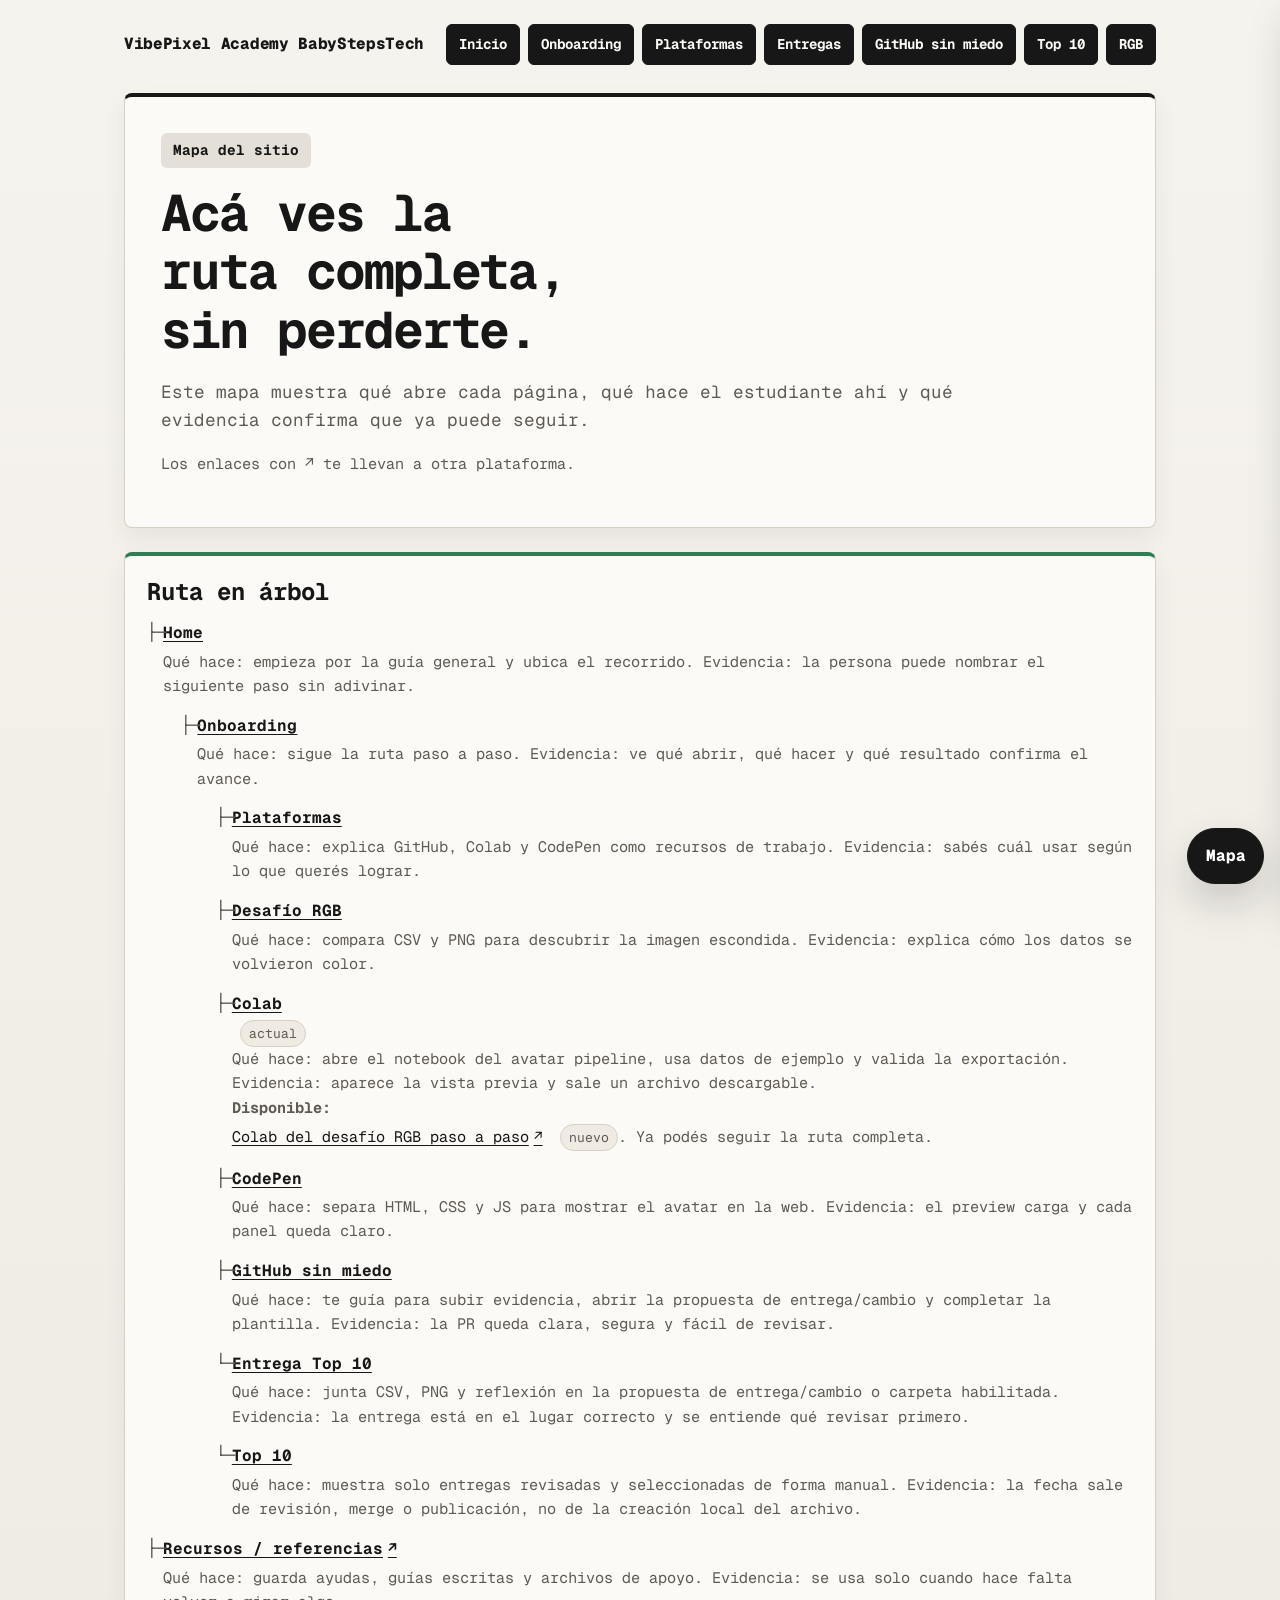
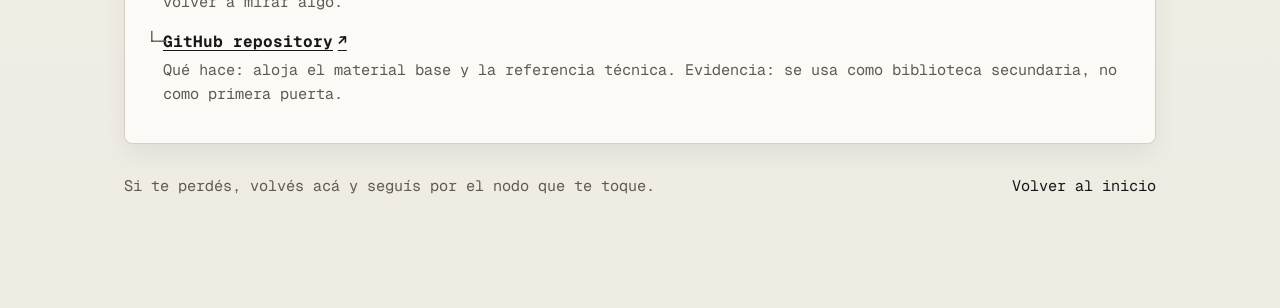
<file: sitemap.html>
<!doctype html>
<html lang="es">
  <head>
    <meta charset="utf-8" />
    <meta name="viewport" content="width=device-width, initial-scale=1" />
    <title>Mapa del sitio | VibePixel Academy BabyStepsTech</title>
    <meta
      name="description"
      content="Mapa simple en forma de árbol para ubicar la ruta de aprendizaje, los recursos y la referencia en GitHub."
    />
    <link rel="stylesheet" href="assets/site-map.css" />
    <link rel="stylesheet" href="assets/learning-site.css" />
    <style>
      h1 {
        max-width: 14ch;
      }

      .tree,
      .tree ul {
        list-style: none;
        margin: 0;
        padding-left: 1.15rem;
      }

      .tree {
        padding-left: 0;
      }

      .node {
        position: relative;
        margin: 0.9rem 0;
        padding-left: 1rem;
      }

      .node::before {
        content: "├─";
        position: absolute;
        left: 0;
        color: var(--muted);
      }

      .node.leaf::before {
        content: "└─";
      }

      .node strong {
        display: block;
        margin-bottom: 4px;
      }

      .node .meta {
        margin: 0;
      }

      .badge {
        display: inline-block;
        margin-left: 8px;
        padding: 2px 8px;
        border: 1px solid var(--border);
        border-radius: 999px;
        background: var(--surface-alt);
        color: var(--muted);
        font-size: 0.82rem;
      }
    </style>
  </head>
  <body data-site-key="sitemap" data-site-root="">
    <div class="shell">
      <header class="topbar">
        <div class="brand">VibePixel Academy BabyStepsTech</div>
        <nav class="nav" aria-label="Navegación principal">
          <a href="index.html">Inicio</a>
          <a href="onboarding.html">Onboarding</a>
          <a href="platforms.html">Plataformas</a>
          <a href="submissions.html">Entregas</a>
          <a href="github-onboarding.html">GitHub sin miedo</a>
          <a href="top10.html">Top 10</a>
          <a href="artifacts/rgb-discovery/rgb-discovery.html">RGB</a>
        </nav>
      </header>

      <main>
        <section class="hero">
          <p class="eyebrow">Mapa del sitio</p>
          <h1>Acá ves la ruta completa, sin perderte.</h1>
          <p class="lead">Este mapa muestra qué abre cada página, qué hace el estudiante ahí y qué evidencia confirma que ya puede seguir.</p>
          <p class="meta">Los enlaces con ↗ te llevan a otra plataforma.</p>
        </section>

        <section class="section card" aria-labelledby="tree-title">
          <h2 id="tree-title" class="section-title">Ruta en árbol</h2>
          <ul class="tree">
            <li class="node">
              <strong><a href="index.html">Home</a></strong>
              <p class="meta">Qué hace: empieza por la guía general y ubica el recorrido. Evidencia: la persona puede nombrar el siguiente paso sin adivinar.</p>
              <ul>
                <li class="node">
                  <strong><a href="onboarding.html">Onboarding</a></strong>
                  <p class="meta">Qué hace: sigue la ruta paso a paso. Evidencia: ve qué abrir, qué hacer y qué resultado confirma el avance.</p>
                  <ul>
                    <li class="node">
                      <strong><a href="platforms.html">Plataformas</a></strong>
                      <p class="meta">Qué hace: explica GitHub, Colab y CodePen como recursos de trabajo. Evidencia: sabés cuál usar según lo que querés lograr.</p>
                    </li>
                    <li class="node">
                      <strong><a href="artifacts/rgb-discovery/rgb-discovery.html">Desafío RGB</a></strong>
                      <p class="meta">Qué hace: compara CSV y PNG para descubrir la imagen escondida. Evidencia: explica cómo los datos se volvieron color.</p>
                    </li>
                    <li class="node">
                      <strong><a href="colab-onboarding.html">Colab</a></strong> <span class="badge">actual</span>
                      <p class="meta">Qué hace: abre el notebook del avatar pipeline, usa datos de ejemplo y valida la exportación. Evidencia: aparece la vista previa y sale un archivo descargable.</p>
                      <p class="meta"><strong>Disponible:</strong> <a href="https://colab.research.google.com/github/HaroldSthid/VibePixel-AcademyBabyStepsTech/blob/main/artifacts/colab/rgb_discovery_challenge.ipynb" class="external-link">Colab del desafío RGB paso a paso <span aria-hidden="true" class="external-link__icon">↗</span><span class="external-link__sr-only">. Abre otra plataforma.</span></a> <span class="badge">nuevo</span>. Ya podés seguir la ruta completa.</p>
                    </li>
                    <li class="node">
                      <strong><a href="codepen-onboarding.html">CodePen</a></strong>
                      <p class="meta">Qué hace: separa HTML, CSS y JS para mostrar el avatar en la web. Evidencia: el preview carga y cada panel queda claro.</p>
                    </li>
                    <li class="node">
                      <strong><a href="github-onboarding.html">GitHub sin miedo</a></strong>
                      <p class="meta">Qué hace: te guía para subir evidencia, abrir la propuesta de entrega/cambio y completar la plantilla. Evidencia: la PR queda clara, segura y fácil de revisar.</p>
                    </li>
                    <li class="node leaf">
                      <strong><a href="submissions.html">Entrega Top 10</a></strong>
                      <p class="meta">Qué hace: junta CSV, PNG y reflexión en la propuesta de entrega/cambio o carpeta habilitada. Evidencia: la entrega está en el lugar correcto y se entiende qué revisar primero.</p>
                    </li>
                    <li class="node leaf">
                      <strong><a href="top10.html">Top 10</a></strong>
                      <p class="meta">Qué hace: muestra solo entregas revisadas y seleccionadas de forma manual. Evidencia: la fecha sale de revisión, merge o publicación, no de la creación local del archivo.</p>
                    </li>
                  </ul>
                </li>
              </ul>
            </li>
            <li class="node">
              <strong><a href="https://github.com/HaroldSthid/VibePixel-AcademyBabyStepsTech/tree/main/docs" class="external-link">Recursos / referencias <span aria-hidden="true" class="external-link__icon">↗</span><span class="external-link__sr-only">. Abre otra plataforma.</span></a></strong>
              <p class="meta">Qué hace: guarda ayudas, guías escritas y archivos de apoyo. Evidencia: se usa solo cuando hace falta volver a mirar algo.</p>
            </li>
            <li class="node leaf">
              <strong><a href="https://github.com/HaroldSthid/VibePixel-AcademyBabyStepsTech" class="external-link">GitHub repository <span aria-hidden="true" class="external-link__icon">↗</span><span class="external-link__sr-only">. Abre otra plataforma.</span></a></strong>
              <p class="meta">Qué hace: aloja el material base y la referencia técnica. Evidencia: se usa como biblioteca secundaria, no como primera puerta.</p>
            </li>
          </ul>
        </section>
      </main>

      <footer class="footer">
        <span>Si te perdés, volvés acá y seguís por el nodo que te toque.</span>
        <span><a href="index.html">Volver al inicio</a></span>
      </footer>
    </div>
    <script src="assets/site-map.js" defer></script>
  </body>
</html>
</file>
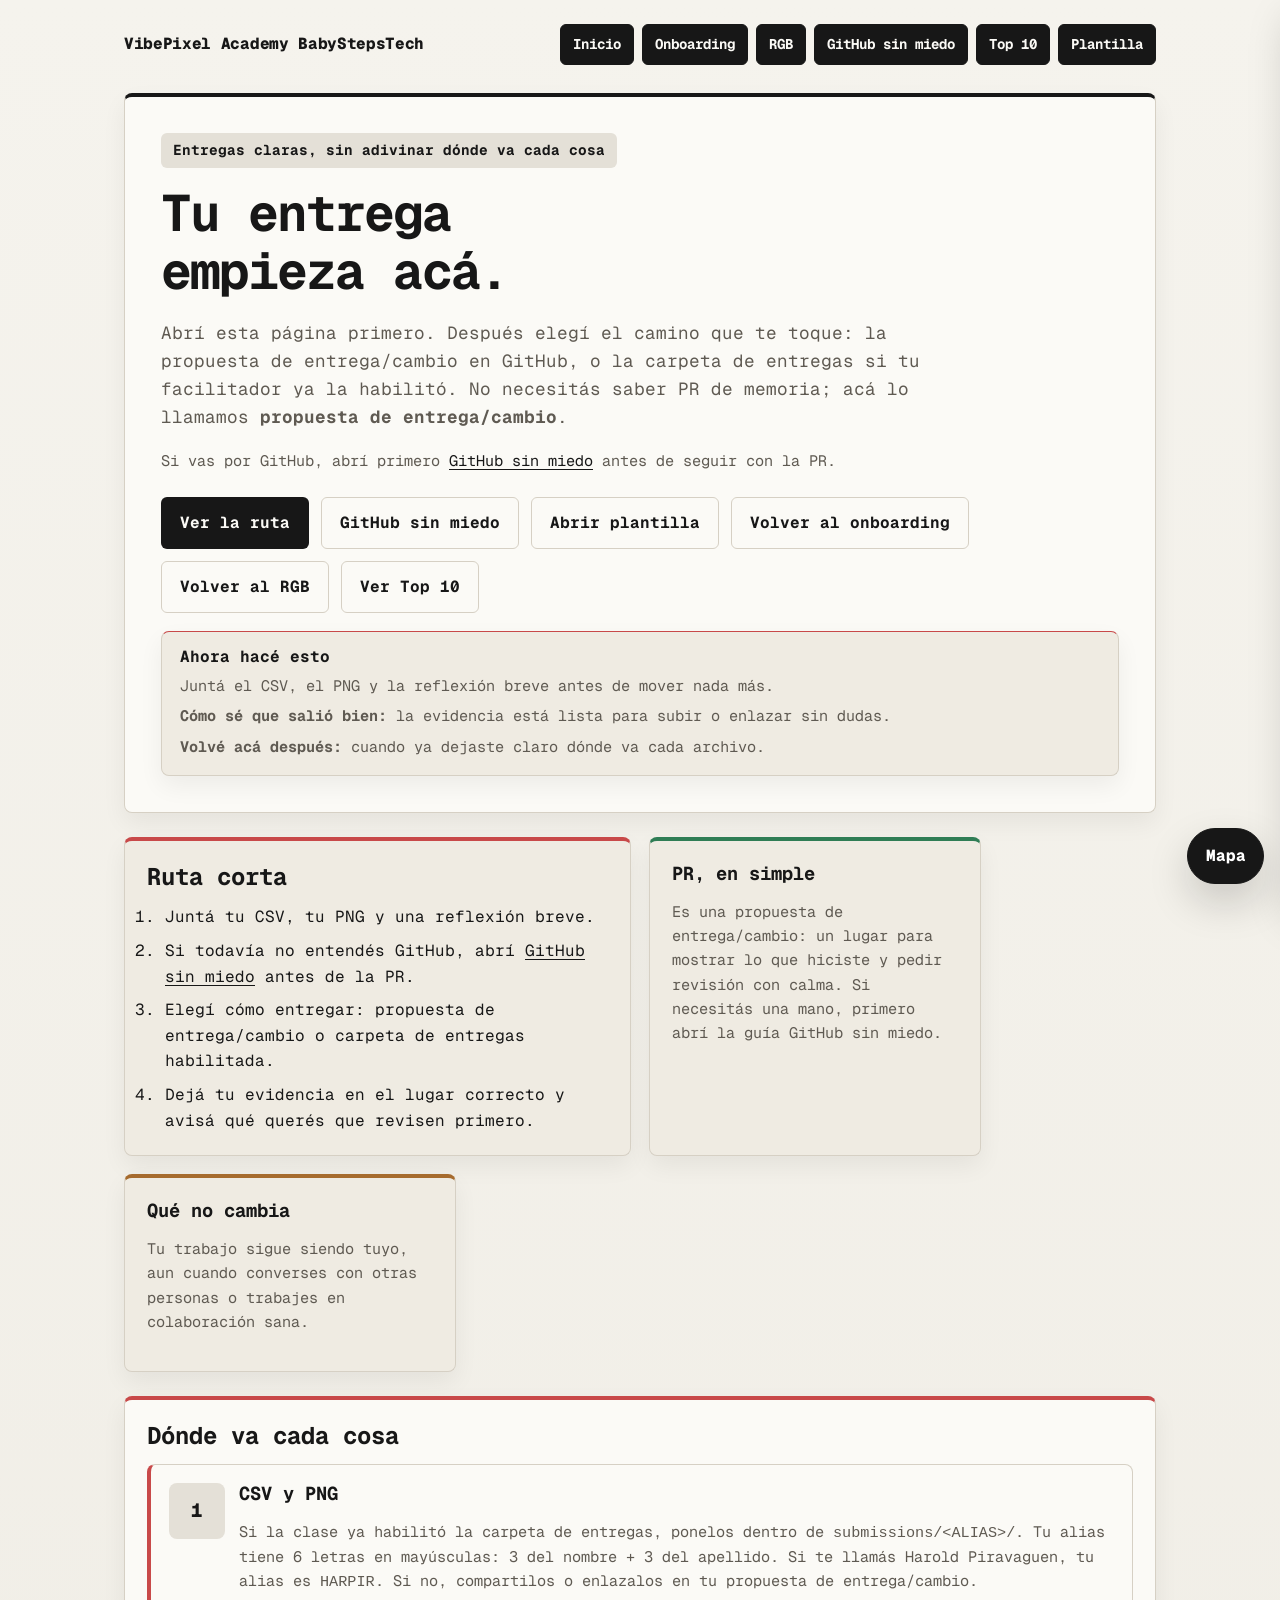
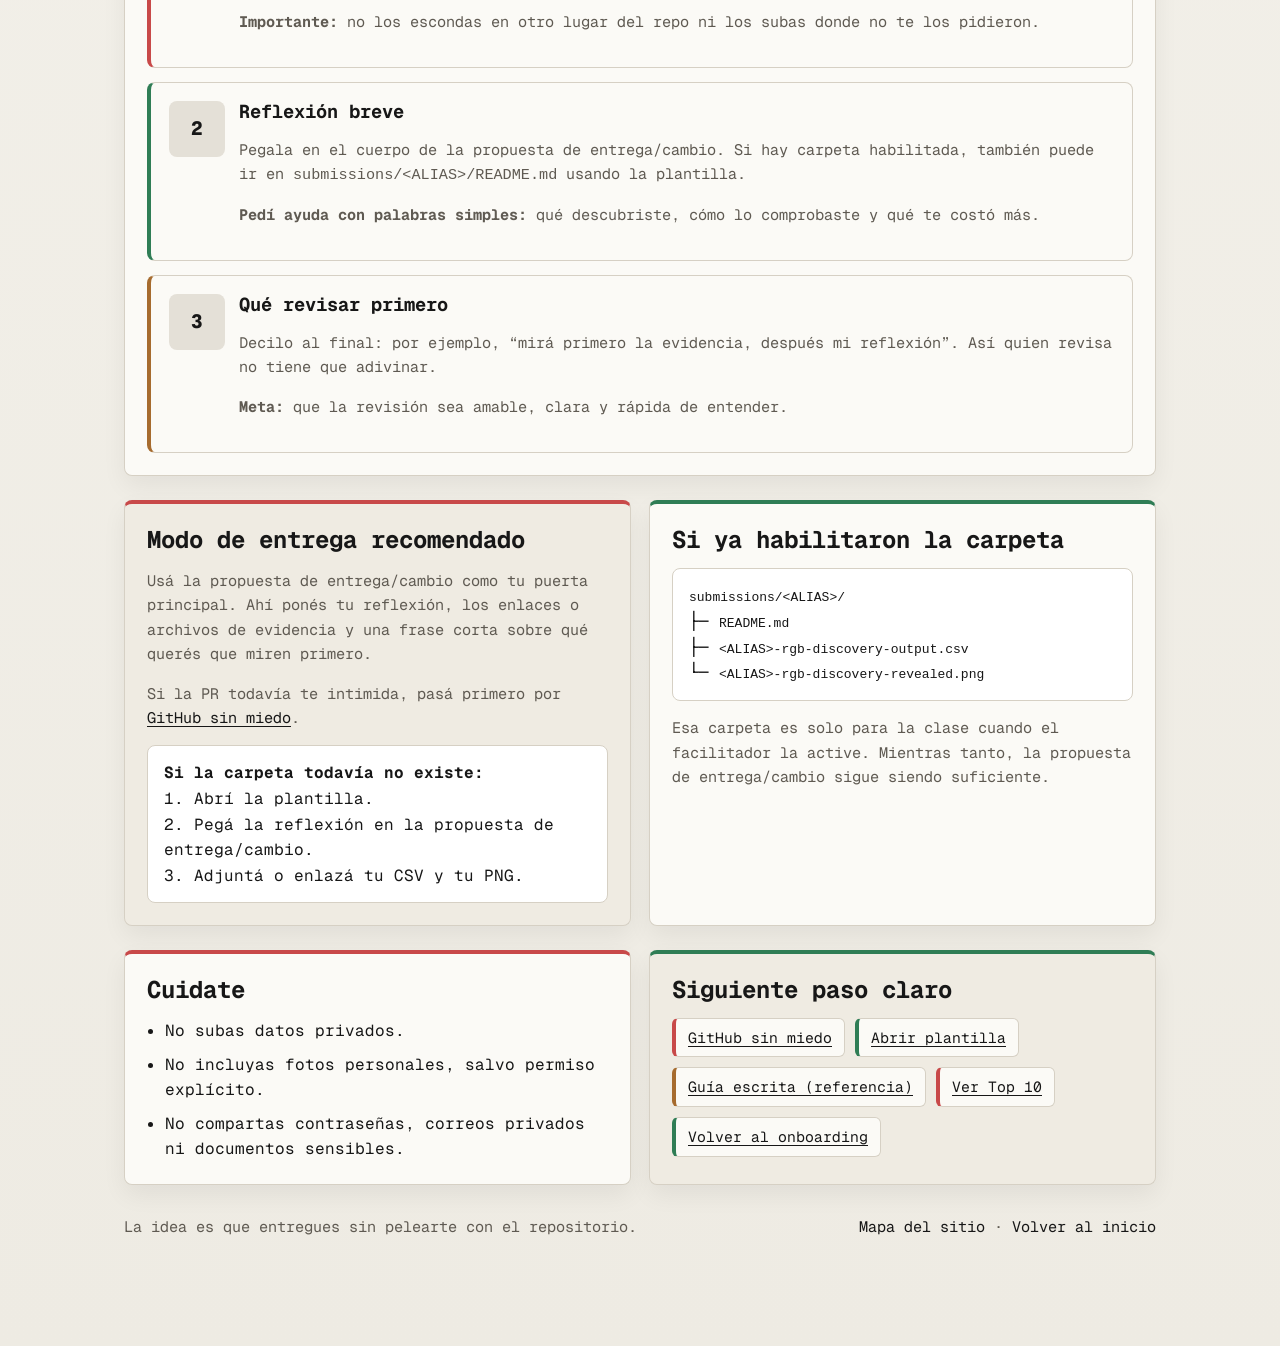
<file: submissions.html>
<!doctype html>
<html lang="es">
  <head>
    <meta charset="utf-8" />
    <meta name="viewport" content="width=device-width, initial-scale=1" />
    <title>Entregas | VibePixel Academy BabyStepsTech</title>
    <meta
      name="description"
      content="Guía amable para saber dónde poner el CSV, el PNG y la reflexión sin necesitar experiencia previa con PRs."
    />
    <link rel="stylesheet" href="assets/site-map.css" />
    <link rel="stylesheet" href="assets/learning-site.css" />
    <style>
      h1 {
        max-width: 14ch;
      }

      a:hover {
        text-decoration-thickness: 2px;
      }

      .checkpoint {
        margin-top: 18px;
        padding: 16px 18px;
        border: 1px solid var(--border);
        border-radius: var(--radius);
        background: var(--surface-alt);
      }

      .checkpoint-title {
        margin: 0 0 8px;
        font-size: 1rem;
      }

      .checkpoint .meta {
        margin: 0;
      }

      .checkpoint .meta + .meta {
        margin-top: 6px;
      }

      .code {
        margin: 12px 0 0;
        padding: 14px 16px;
        border: 1px solid var(--border);
        border-radius: 8px;
        background: #fff;
        color: var(--text);
        overflow-x: auto;
      }
    </style>
  </head>
  <body data-site-key="submissions" data-site-root="">
    <div class="shell">
      <header class="topbar">
        <div class="brand">VibePixel Academy BabyStepsTech</div>
        <nav class="nav" aria-label="Navegación principal">
          <a href="index.html">Inicio</a>
          <a href="onboarding.html">Onboarding</a>
          <a href="artifacts/rgb-discovery/rgb-discovery.html">RGB</a>
          <a href="github-onboarding.html">GitHub sin miedo</a>
          <a href="top10.html">Top 10</a>
          <a href="submissions/TEMPLATE.md">Plantilla</a>
        </nav>
      </header>

      <main>
        <section class="hero">
          <p class="eyebrow">Entregas claras, sin adivinar dónde va cada cosa</p>
          <h1>Tu entrega empieza acá.</h1>
          <p class="lead">
            Abrí esta página primero. Después elegí el camino que te toque: la propuesta de entrega/cambio en GitHub, o la carpeta de entregas si tu facilitador ya la habilitó.
            No necesitás saber PR de memoria; acá lo llamamos <strong>propuesta de entrega/cambio</strong>.
          </p>
          <p class="meta">Si vas por GitHub, abrí primero <a href="github-onboarding.html">GitHub sin miedo</a> antes de seguir con la PR.</p>
          <div class="actions">
            <a class="button primary" href="#ruta">Ver la ruta</a>
            <a class="button secondary" href="github-onboarding.html">GitHub sin miedo</a>
            <a class="button secondary" href="submissions/TEMPLATE.md">Abrir plantilla</a>
            <a class="button secondary" href="onboarding.html">Volver al onboarding</a>
            <a class="button secondary" href="artifacts/rgb-discovery/rgb-discovery.html">Volver al RGB</a>
            <a class="button secondary" href="top10.html">Ver Top 10</a>
          </div>
          <article class="card soft checkpoint">
            <h2 class="checkpoint-title">Ahora hacé esto</h2>
            <p class="meta">Juntá el CSV, el PNG y la reflexión breve antes de mover nada más.</p>
            <p class="meta"><strong>Cómo sé que salió bien:</strong> la evidencia está lista para subir o enlazar sin dudas.</p>
            <p class="meta"><strong>Volvé acá después:</strong> cuando ya dejaste claro dónde va cada archivo.</p>
          </article>
        </section>

        <section class="section grid cards" aria-labelledby="quick-title">
          <article class="card wide soft">
            <h2 id="quick-title" class="section-title">Ruta corta</h2>
            <ol class="list">
              <li>Juntá tu CSV, tu PNG y una reflexión breve.</li>
              <li>Si todavía no entendés GitHub, abrí <a href="github-onboarding.html">GitHub sin miedo</a> antes de la PR.</li>
              <li>Elegí cómo entregar: propuesta de entrega/cambio o carpeta de entregas habilitada.</li>
              <li>Dejá tu evidencia en el lugar correcto y avisá qué querés que revisen primero.</li>
            </ol>
          </article>
          <article class="card soft">
            <h3>PR, en simple</h3>
            <p class="meta">Es una propuesta de entrega/cambio: un lugar para mostrar lo que hiciste y pedir revisión con calma. Si necesitás una mano, primero abrí la guía GitHub sin miedo.</p>
          </article>
          <article class="card soft">
            <h3>Qué no cambia</h3>
            <p class="meta">Tu trabajo sigue siendo tuyo, aun cuando converses con otras personas o trabajes en colaboración sana.</p>
          </article>
        </section>

        <section id="ruta" class="section grid cards" aria-labelledby="ruta-title">
          <article class="card full">
            <h2 id="ruta-title" class="section-title">Dónde va cada cosa</h2>
            <div class="timeline">
              <div class="step">
                <div class="step-number">1</div>
                <div>
                  <h3>CSV y PNG</h3>
                  <p class="meta">Si la clase ya habilitó la carpeta de entregas, ponelos dentro de <code>submissions/&lt;ALIAS&gt;/</code>. Tu alias tiene 6 letras en mayúsculas: 3 del nombre + 3 del apellido. Si te llamás Harold Piravaguen, tu alias es <code>HARPIR</code>. Si no, compartilos o enlazalos en tu propuesta de entrega/cambio.</p>
                  <p class="meta"><strong>Importante:</strong> no los escondas en otro lugar del repo ni los subas donde no te los pidieron.</p>
                </div>
              </div>
              <div class="step">
                <div class="step-number">2</div>
                <div>
                  <h3>Reflexión breve</h3>
                  <p class="meta">Pegala en el cuerpo de la propuesta de entrega/cambio. Si hay carpeta habilitada, también puede ir en <code>submissions/&lt;ALIAS&gt;/README.md</code> usando la plantilla.</p>
                  <p class="meta"><strong>Pedí ayuda con palabras simples:</strong> qué descubriste, cómo lo comprobaste y qué te costó más.</p>
                </div>
              </div>
              <div class="step">
                <div class="step-number">3</div>
                <div>
                  <h3>Qué revisar primero</h3>
                  <p class="meta">Decilo al final: por ejemplo, “mirá primero la evidencia, después mi reflexión”. Así quien revisa no tiene que adivinar.</p>
                  <p class="meta"><strong>Meta:</strong> que la revisión sea amable, clara y rápida de entender.</p>
                </div>
              </div>
            </div>
          </article>
        </section>

        <section class="section grid cards" aria-labelledby="mode-title">
          <article class="card wide soft">
            <h2 id="mode-title" class="section-title">Modo de entrega recomendado</h2>
            <p class="meta">
              Usá la propuesta de entrega/cambio como tu puerta principal. Ahí ponés tu reflexión, los enlaces o archivos de evidencia y una frase corta sobre qué querés que miren primero.
            </p>
            <p class="meta">Si la PR todavía te intimida, pasá primero por <a href="github-onboarding.html">GitHub sin miedo</a>.</p>
            <div class="code">
              <strong>Si la carpeta todavía no existe:</strong><br />
              1. Abrí la plantilla.<br />
              2. Pegá la reflexión en la propuesta de entrega/cambio.<br />
              3. Adjuntá o enlazá tu CSV y tu PNG.<br />
            </div>
          </article>
          <article class="card wide">
            <h2 class="section-title">Si ya habilitaron la carpeta</h2>
            <div class="code">
              <code>submissions/&lt;ALIAS&gt;/</code><br />
              ├─ <code>README.md</code><br />
              ├─ <code>&lt;ALIAS&gt;-rgb-discovery-output.csv</code><br />
              └─ <code>&lt;ALIAS&gt;-rgb-discovery-revealed.png</code>
            </div>
            <p class="meta">Esa carpeta es solo para la clase cuando el facilitador la active. Mientras tanto, la propuesta de entrega/cambio sigue siendo suficiente.</p>
          </article>
        </section>

        <section class="section grid cards" aria-labelledby="privacy-title">
          <article class="card wide">
            <h2 id="privacy-title" class="section-title">Cuidate</h2>
            <ul class="list">
              <li>No subas datos privados.</li>
              <li>No incluyas fotos personales, salvo permiso explícito.</li>
              <li>No compartas contraseñas, correos privados ni documentos sensibles.</li>
            </ul>
          </article>
          <article class="card wide soft">
            <h2 class="section-title">Siguiente paso claro</h2>
            <div class="pill-row">
              <span class="pill"><a href="github-onboarding.html">GitHub sin miedo</a></span>
              <span class="pill"><a href="submissions/TEMPLATE.md">Abrir plantilla</a></span>
              <span class="pill"><a href="submissions/README.md">Guía escrita (referencia)</a></span>
              <span class="pill"><a href="top10.html">Ver Top 10</a></span>
              <span class="pill"><a href="onboarding.html">Volver al onboarding</a></span>
            </div>
          </article>
        </section>
      </main>

      <footer class="footer">
        <span>La idea es que entregues sin pelearte con el repositorio.</span>
        <span><a href="sitemap.html">Mapa del sitio</a> · <a href="index.html">Volver al inicio</a></span>
      </footer>
    </div>
    <script src="assets/site-map.js" defer></script>
  </body>
  </html>
</file>
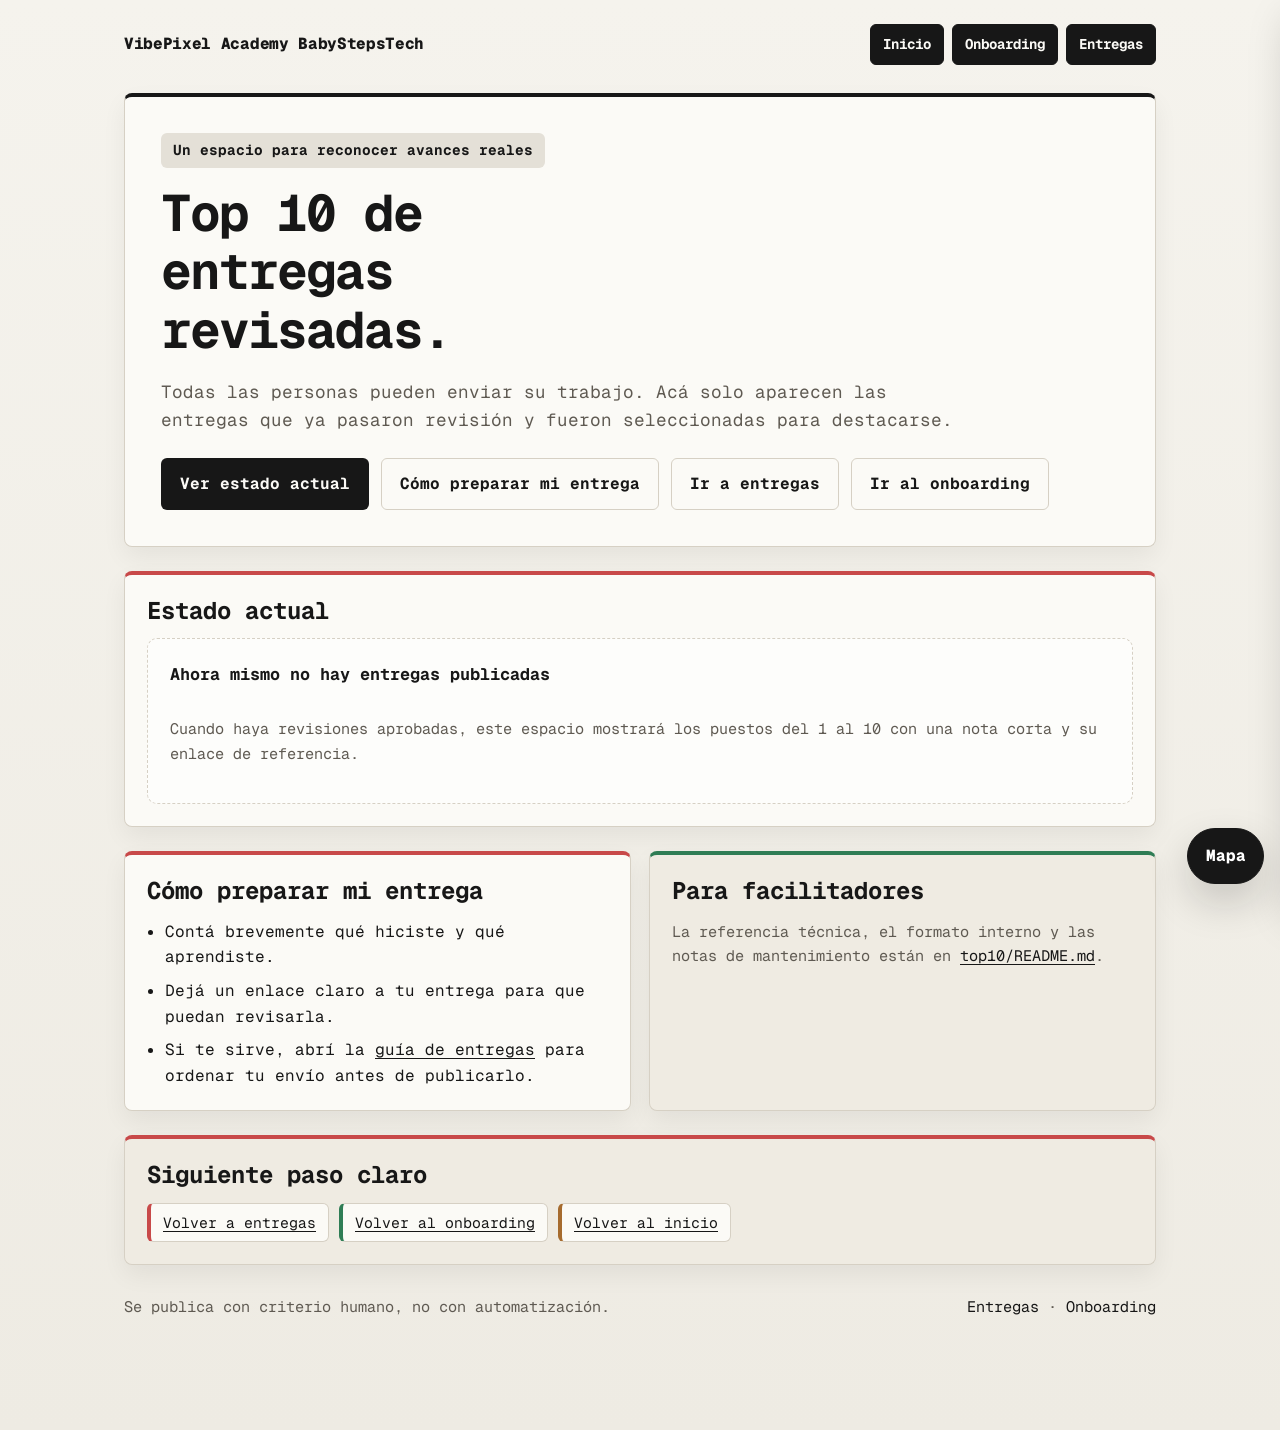
<file: top10.html>
<!doctype html>
<html lang="es">
  <head>
    <meta charset="utf-8" />
    <meta name="viewport" content="width=device-width, initial-scale=1" />
    <title>Top 10 | VibePixel Academy BabyStepsTech</title>
    <meta
      name="description"
      content="Galería manual de entregas revisadas y seleccionadas. Todas las personas pueden enviar; aquí solo aparecen los reconocimientos publicados."
    />
    <link rel="stylesheet" href="assets/site-map.css" />
    <link rel="stylesheet" href="assets/learning-site.css" />
    <style>
      h1 {
        max-width: 16ch;
      }

      a:hover {
        text-decoration-thickness: 2px;
      }

      .empty-state {
        display: grid;
        gap: 14px;
        padding: 22px;
        border: 1px dashed var(--border);
        border-radius: 10px;
        background: rgba(255, 255, 255, 0.5);
      }

      .empty-state strong {
        font-size: 1.05rem;
      }
    </style>
  </head>
  <body data-site-key="top10" data-site-root="">
    <div class="shell">
      <header class="topbar">
        <div class="brand">VibePixel Academy BabyStepsTech</div>
        <nav class="nav" aria-label="Navegación principal">
          <a href="index.html">Inicio</a>
          <a href="onboarding.html">Onboarding</a>
          <a href="submissions.html">Entregas</a>
        </nav>
      </header>

      <main>
        <section class="hero">
          <p class="eyebrow">Un espacio para reconocer avances reales</p>
          <h1>Top 10 de entregas revisadas.</h1>
          <p class="lead">
            Todas las personas pueden enviar su trabajo. Acá solo aparecen las entregas que ya pasaron revisión y fueron seleccionadas para destacarse.
          </p>
          <div class="actions">
            <a class="button primary" href="#estado">Ver estado actual</a>
            <a class="button secondary" href="#preparar">Cómo preparar mi entrega</a>
            <a class="button secondary" href="submissions.html">Ir a entregas</a>
            <a class="button secondary" href="onboarding.html">Ir al onboarding</a>
          </div>
        </section>

        <section id="estado" class="section grid cards" aria-labelledby="estado-title">
          <article class="card full">
            <h2 id="estado-title" class="section-title">Estado actual</h2>
            <div class="empty-state" role="status" aria-live="polite">
              <strong>Ahora mismo no hay entregas publicadas</strong>
              <p class="meta">Cuando haya revisiones aprobadas, este espacio mostrará los puestos del 1 al 10 con una nota corta y su enlace de referencia.</p>
            </div>
          </article>
        </section>

        <section id="preparar" class="section grid cards" aria-labelledby="preparar-title">
          <article class="card wide">
            <h2 id="preparar-title" class="section-title">Cómo preparar mi entrega</h2>
            <ul class="list">
              <li>Contá brevemente qué hiciste y qué aprendiste.</li>
              <li>Dejá un enlace claro a tu entrega para que puedan revisarla.</li>
              <li>Si te sirve, abrí la <a href="submissions.html">guía de entregas</a> para ordenar tu envío antes de publicarlo.</li>
            </ul>
          </article>
          <article class="card wide soft">
            <h2 class="section-title">Para facilitadores</h2>
            <p class="meta">
              La referencia técnica, el formato interno y las notas de mantenimiento están en
              <a href="top10/README.md">top10/README.md</a>.
            </p>
          </article>
        </section>

        <section class="section grid cards" aria-labelledby="next-title">
          <article class="card full soft">
            <h2 id="next-title" class="section-title">Siguiente paso claro</h2>
            <div class="pill-row">
              <span class="pill"><a href="submissions.html">Volver a entregas</a></span>
              <span class="pill"><a href="onboarding.html">Volver al onboarding</a></span>
              <span class="pill"><a href="index.html">Volver al inicio</a></span>
            </div>
          </article>
        </section>
      </main>

      <footer class="footer">
        <span>Se publica con criterio humano, no con automatización.</span>
        <span><a href="submissions.html">Entregas</a> · <a href="onboarding.html">Onboarding</a></span>
      </footer>
    </div>
    <script src="assets/site-map.js" defer></script>
  </body>
</html>
</file>
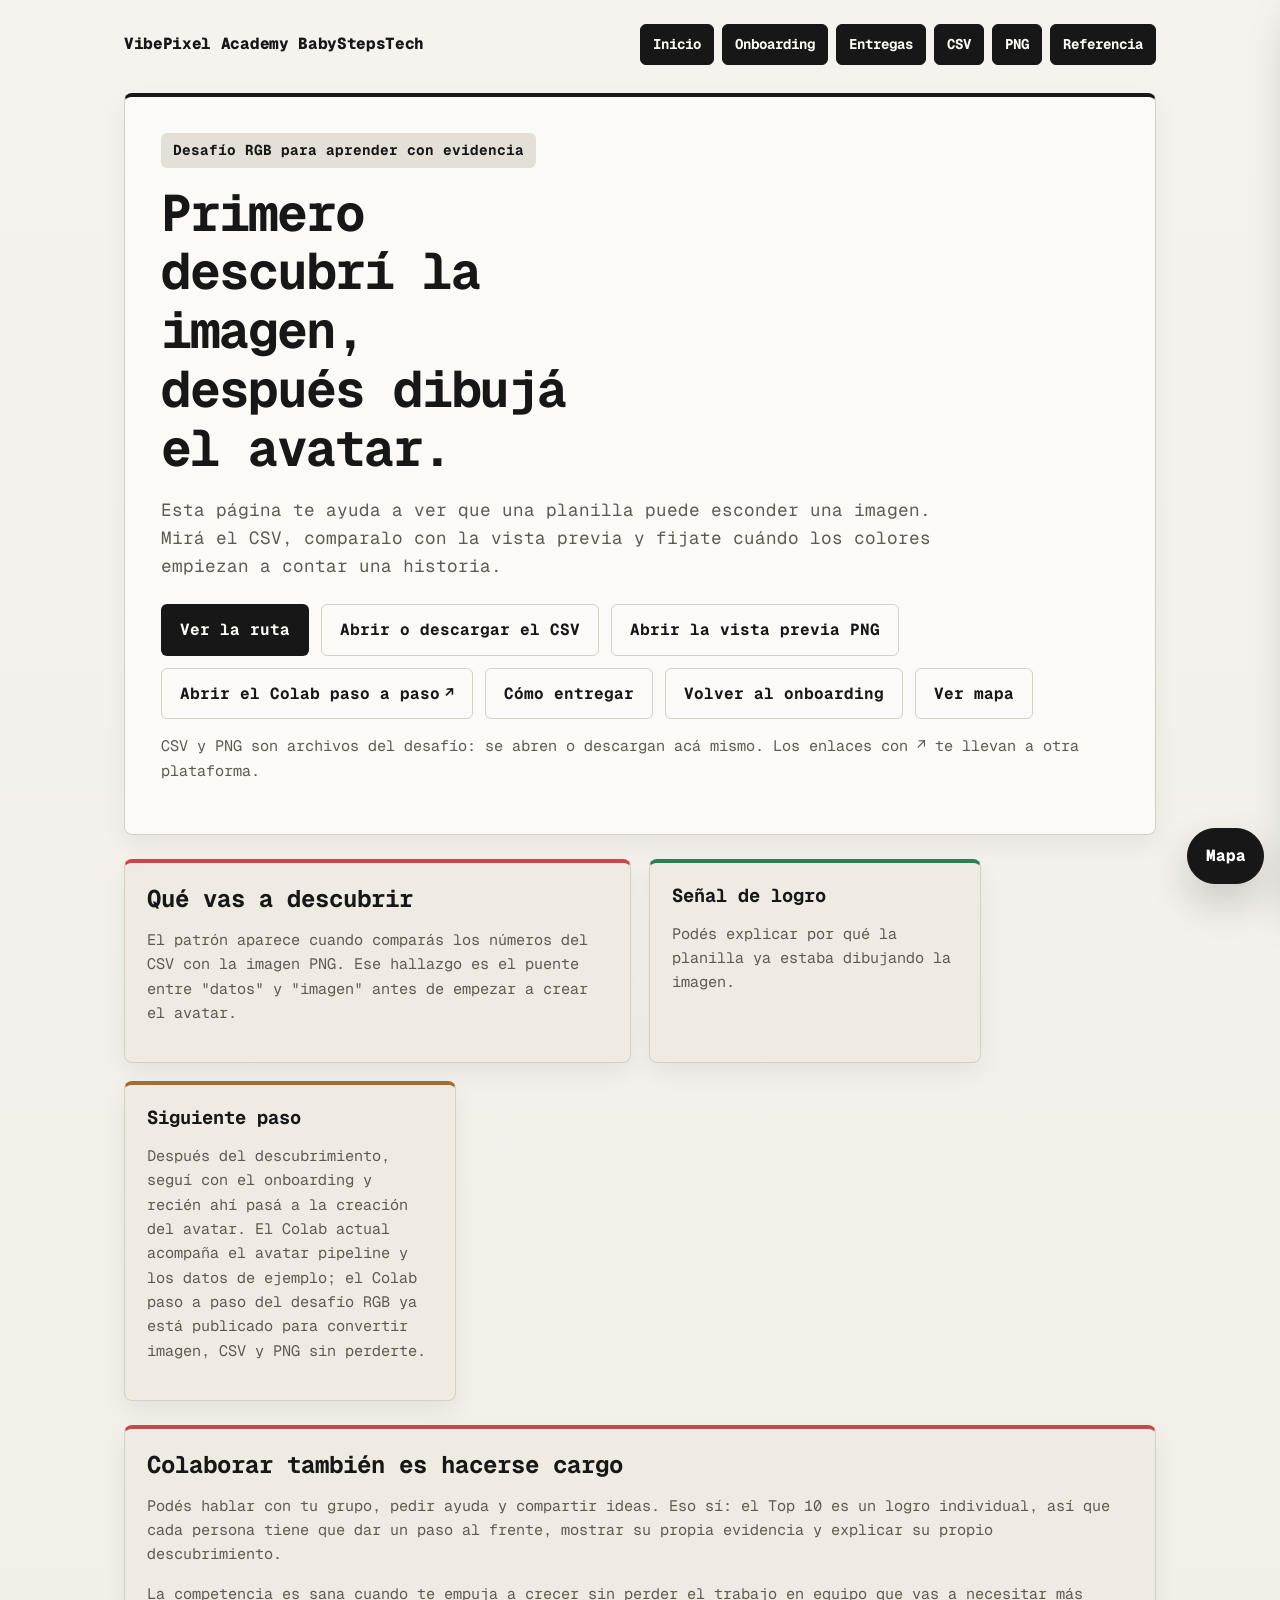
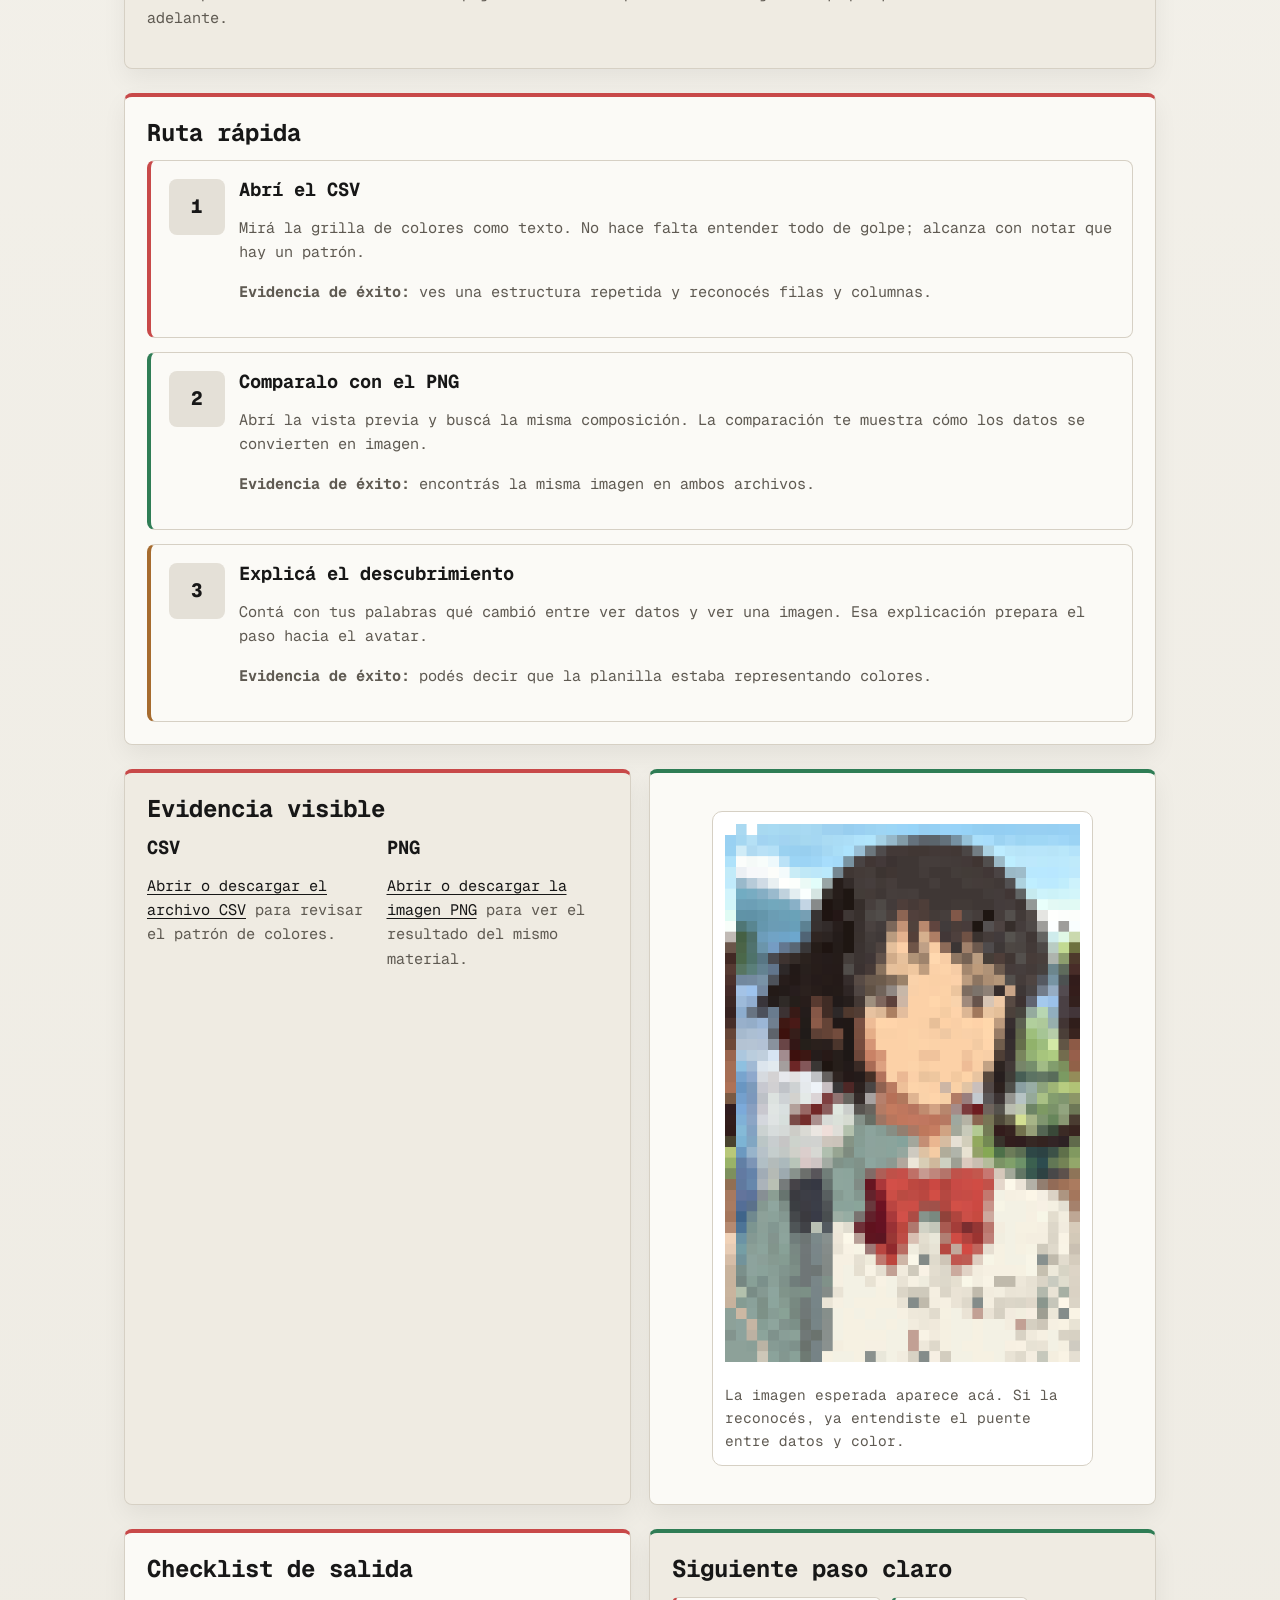
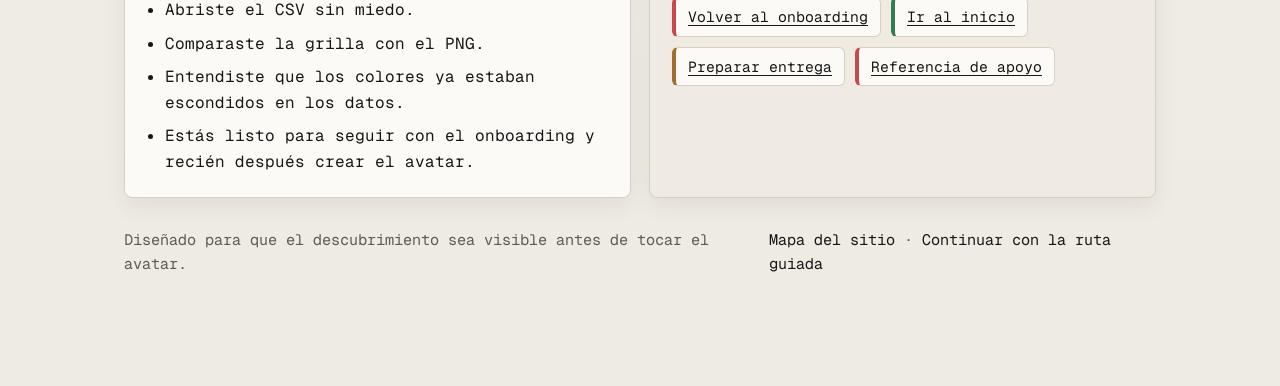
<file: artifacts/rgb-discovery/rgb-discovery.html>
<!doctype html>
<html lang="es">
  <head>
    <meta charset="utf-8" />
    <meta name="viewport" content="width=device-width, initial-scale=1" />
    <title>Desafío RGB | VibePixel Academy BabyStepsTech</title>
    <meta
      name="description"
      content="Página amigable para descubrir cómo una planilla CSV se convierte en una imagen antes de seguir con la creación del avatar."
    />
    <link rel="stylesheet" href="../../assets/site-map.css" />
    <link rel="stylesheet" href="../../assets/learning-site.css" />
    <style>
      h1 {
        max-width: 14ch;
      }

      a:hover {
        text-decoration-thickness: 2px;
      }

      .figure {
        display: grid;
        gap: 12px;
      }

      .preview {
        border: 1px solid var(--border);
        border-radius: 10px;
        padding: 12px;
        background: #fff;
      }

      .preview figcaption {
        margin-top: 10px;
        color: var(--muted);
        font-size: 0.9rem;
      }
    </style>
  </head>
  <body data-site-key="rgb" data-site-root="../../">
    <div class="shell">
      <header class="topbar">
        <div class="brand">VibePixel Academy BabyStepsTech</div>
        <nav class="nav" aria-label="Navegación principal">
          <a href="../../index.html">Inicio</a>
          <a href="../../onboarding.html">Onboarding</a>
          <a href="../../submissions.html">Entregas</a>
          <a href="rgb-discovery.csv">CSV</a>
          <a href="rgb-discovery-preview.png">PNG</a>
          <a href="README.md">Referencia</a>
        </nav>
      </header>

      <main>
        <section class="hero">
          <p class="eyebrow">Desafío RGB para aprender con evidencia</p>
          <h1>Primero descubrí la imagen, después dibujá el avatar.</h1>
          <p class="lead">
            Esta página te ayuda a ver que una planilla puede esconder una imagen. Mirá el CSV, comparalo con la vista previa y fijate cuándo los colores empiezan a contar una historia.
          </p>
          <div class="actions">
            <a class="button primary" href="#ruta">Ver la ruta</a>
            <a class="button secondary" href="rgb-discovery.csv">Abrir o descargar el CSV</a>
            <a class="button secondary" href="rgb-discovery-preview.png">Abrir la vista previa PNG</a>
            <a class="button secondary external-link" href="https://colab.research.google.com/github/HaroldSthid/VibePixel-AcademyBabyStepsTech/blob/main/artifacts/colab/rgb_discovery_challenge.ipynb">Abrir el Colab paso a paso <span aria-hidden="true" class="external-link__icon">↗</span><span class="external-link__sr-only">. Abre otra plataforma.</span></a>
            <a class="button secondary" href="../../submissions.html">Cómo entregar</a>
            <a class="button secondary" href="../../onboarding.html">Volver al onboarding</a>
            <a class="button secondary" href="../../sitemap.html">Ver mapa</a>
          </div>
          <p class="meta">CSV y PNG son archivos del desafío: se abren o descargan acá mismo. Los enlaces con ↗ te llevan a otra plataforma.</p>
        </section>

        <section class="section grid cards" aria-labelledby="quick-title">
          <article class="card wide soft">
            <h2 id="quick-title" class="section-title">Qué vas a descubrir</h2>
            <p class="meta">
              El patrón aparece cuando comparás los números del CSV con la imagen PNG. Ese hallazgo es el puente entre "datos" y "imagen" antes de empezar a crear el avatar.
            </p>
          </article>
          <article class="card soft">
            <h3>Señal de logro</h3>
            <p class="meta">Podés explicar por qué la planilla ya estaba dibujando la imagen.</p>
          </article>
          <article class="card soft">
            <h3>Siguiente paso</h3>
              <p class="meta">Después del descubrimiento, seguí con el onboarding y recién ahí pasá a la creación del avatar. El Colab actual acompaña el avatar pipeline y los datos de ejemplo; el Colab paso a paso del desafío RGB ya está publicado para convertir imagen, CSV y PNG sin perderte.</p>
          </article>
        </section>

        <section class="section grid cards" aria-labelledby="team-title">
          <article class="card full soft">
            <h2 id="team-title" class="section-title">Colaborar también es hacerse cargo</h2>
            <p class="meta">
              Podés hablar con tu grupo, pedir ayuda y compartir ideas. Eso sí: el Top 10 es un logro individual, así que cada persona tiene que dar un paso al frente, mostrar su propia evidencia y explicar su propio descubrimiento.
            </p>
            <p class="meta">
              La competencia es sana cuando te empuja a crecer sin perder el trabajo en equipo que vas a necesitar más adelante.
            </p>
          </article>
        </section>

        <section id="ruta" class="section grid cards" aria-labelledby="ruta-title">
          <article class="card full">
            <h2 id="ruta-title" class="section-title">Ruta rápida</h2>
            <div class="timeline">
              <div class="step">
                <div class="step-number">1</div>
                <div>
                  <h3>Abrí el CSV</h3>
                  <p class="meta">Mirá la grilla de colores como texto. No hace falta entender todo de golpe; alcanza con notar que hay un patrón.</p>
                  <p class="meta"><strong>Evidencia de éxito:</strong> ves una estructura repetida y reconocés filas y columnas.</p>
                </div>
              </div>
              <div class="step">
                <div class="step-number">2</div>
                <div>
                  <h3>Comparalo con el PNG</h3>
                  <p class="meta">Abrí la vista previa y buscá la misma composición. La comparación te muestra cómo los datos se convierten en imagen.</p>
                  <p class="meta"><strong>Evidencia de éxito:</strong> encontrás la misma imagen en ambos archivos.</p>
                </div>
              </div>
              <div class="step">
                <div class="step-number">3</div>
                <div>
                  <h3>Explicá el descubrimiento</h3>
                  <p class="meta">Contá con tus palabras qué cambió entre ver datos y ver una imagen. Esa explicación prepara el paso hacia el avatar.</p>
                  <p class="meta"><strong>Evidencia de éxito:</strong> podés decir que la planilla estaba representando colores.</p>
                </div>
              </div>
            </div>
          </article>
        </section>

        <section class="section grid cards" aria-labelledby="evidence-title">
          <article class="card wide soft">
            <h2 id="evidence-title" class="section-title">Evidencia visible</h2>
            <div class="grid" style="grid-template-columns: repeat(2, minmax(0, 1fr)); gap: 18px;">
              <div>
                <h3>CSV</h3>
                <p class="meta"><a href="rgb-discovery.csv">Abrir o descargar el archivo CSV</a> para revisar el patrón de colores.</p>
              </div>
              <div>
                <h3>PNG</h3>
                <p class="meta"><a href="rgb-discovery-preview.png">Abrir o descargar la imagen PNG</a> para ver el resultado del mismo material.</p>
              </div>
            </div>
          </article>
          <article class="card wide">
            <figure class="preview figure">
              <img src="rgb-discovery-preview.png" alt="Vista previa de la imagen RGB descubierta" />
              <figcaption>La imagen esperada aparece acá. Si la reconocés, ya entendiste el puente entre datos y color.</figcaption>
            </figure>
          </article>
        </section>

        <section class="section grid cards" aria-labelledby="check-title">
          <article class="card wide">
            <h2 id="check-title" class="section-title">Checklist de salida</h2>
            <ul class="list">
              <li>Abriste el CSV sin miedo.</li>
              <li>Comparaste la grilla con el PNG.</li>
              <li>Entendiste que los colores ya estaban escondidos en los datos.</li>
              <li>Estás listo para seguir con el onboarding y recién después crear el avatar.</li>
            </ul>
          </article>
          <article class="card wide soft">
            <h2 class="section-title">Siguiente paso claro</h2>
            <div class="pill-row">
              <span class="pill"><a href="../../onboarding.html">Volver al onboarding</a></span>
              <span class="pill"><a href="../../index.html">Ir al inicio</a></span>
               <span class="pill"><a href="../../submissions.html">Preparar entrega</a></span>
              <span class="pill"><a href="README.md">Referencia de apoyo</a></span>
            </div>
          </article>
        </section>
      </main>

      <footer class="footer">
        <span>Diseñado para que el descubrimiento sea visible antes de tocar el avatar.</span>
        <span><a href="../../sitemap.html">Mapa del sitio</a> · <a href="../../onboarding.html">Continuar con la ruta guiada</a></span>
      </footer>
    </div>
    <script src="../../assets/site-map.js" defer></script>
  </body>
</html>
</file>
<file: assets/site-map.css>
.site-map,
.site-map * {
  box-sizing: border-box;
}

.site-map {
  --site-map-bg: var(--surface, #fbfaf6);
  --site-map-bg-alt: var(--surface-alt, #efebe2);
  --site-map-text: var(--text, #171717);
  --site-map-muted: var(--muted, #5f5a52);
  --site-map-border: var(--border, #d6d0c4);
  --site-map-brand: var(--brand, #171717);
  --site-map-shadow: 0 18px 40px rgba(17, 17, 17, 0.18);
}

body[data-site-key] {
  padding-bottom: calc(4.75rem + env(safe-area-inset-bottom));
}

.site-map__toggle {
  position: fixed;
  right: 1rem;
  bottom: 1rem;
  z-index: 70;
  display: inline-flex;
  align-items: center;
  justify-content: center;
  gap: 0.5rem;
  min-height: 3rem;
  padding: 0.9rem 1.1rem;
  border: 1px solid var(--site-map-brand);
  border-radius: 999px;
  background: var(--site-map-brand);
  color: #fff;
  font: inherit;
  font-weight: 800;
  letter-spacing: -0.01em;
  box-shadow: var(--site-map-shadow);
  cursor: pointer;
}

.site-map__toggle:hover,
.site-map__toggle:focus-visible {
  transform: translateY(-1px);
}

.site-map__overlay {
  position: fixed;
  inset: 0;
  z-index: 60;
  background: rgba(17, 17, 17, 0.34);
  opacity: 0;
  pointer-events: none;
  transition: opacity 180ms ease;
}

.site-map__drawer {
  position: fixed;
  top: 0;
  right: 0;
  z-index: 65;
  width: min(30rem, 92vw);
  height: 100vh;
  transform: translateX(102%);
  transition: transform 220ms ease;
}

.site-map__panel {
  display: flex;
  flex-direction: column;
  gap: 1rem;
  width: 100%;
  height: 100%;
  padding: 1rem;
  overflow: auto;
  border-left: 1px solid var(--site-map-border);
  background: var(--site-map-bg);
  color: var(--site-map-text);
  box-shadow: var(--site-map-shadow);
}

.site-map[data-open="true"] .site-map__drawer {
  transform: translateX(0);
}

.site-map[data-open="true"] .site-map__overlay {
  opacity: 1;
  pointer-events: auto;
}

.site-map__header {
  display: flex;
  align-items: flex-start;
  justify-content: space-between;
  gap: 1rem;
}

.site-map__eyebrow {
  margin: 0 0 0.25rem;
  color: var(--site-map-muted);
  font-size: 0.76rem;
  letter-spacing: 0.08em;
  text-transform: uppercase;
}

.site-map__title {
  margin: 0;
  font-size: 1.2rem;
  line-height: 1.2;
}

.site-map__close {
  appearance: none;
  border: 1px solid var(--site-map-border);
  border-radius: 999px;
  background: var(--site-map-bg-alt);
  color: var(--site-map-text);
  padding: 0.55rem 0.8rem;
  font: inherit;
  font-weight: 700;
  cursor: pointer;
}

.site-map__close:hover,
.site-map__close:focus-visible {
  border-color: var(--site-map-brand);
}

.site-map__current,
.site-map__tree-item,
.site-map__secondary {
  border: 1px solid var(--site-map-border);
  border-radius: 14px;
  background: #fff;
}

.site-map__current {
  padding: 0.9rem;
}

.site-map__current-label {
  margin: 0 0 0.25rem;
  color: var(--site-map-muted);
  font-size: 0.8rem;
  text-transform: uppercase;
  letter-spacing: 0.06em;
}

.site-map__current-name {
  margin: 0 0 0.35rem;
  font-size: 1.05rem;
}

.site-map__context {
  margin: 0;
  color: var(--site-map-muted);
  font-size: 0.92rem;
}

.site-map__tree {
  display: grid;
  gap: 0.75rem;
}

.site-map__tree-list {
  list-style: none;
  margin: 0;
  padding: 0;
  display: grid;
  gap: 0.75rem;
}

.site-map__tree-item {
  padding: 0.7rem 0.8rem;
  background: rgba(255, 255, 255, 0.72);
  box-shadow: none;
}

.site-map__tree-item--current {
  border-color: var(--site-map-brand);
  box-shadow: inset 0 0 0 1px var(--site-map-brand);
  background: #fff;
}

.site-map__tree-main {
  display: grid;
  gap: 0.4rem;
}

.site-map__link {
  display: inline-flex;
  align-items: center;
  gap: 0.45rem;
  color: var(--site-map-text);
  text-decoration: none;
  font-weight: 800;
}

.site-map__link:hover,
.site-map__link:focus-visible {
  text-decoration: underline;
  text-underline-offset: 0.18em;
}

.site-map__details {
  margin: 0;
}

.site-map__details > summary {
  list-style: none;
  cursor: pointer;
  color: var(--site-map-muted);
  font-size: 0.82rem;
  font-weight: 700;
}

.site-map__details > summary::-webkit-details-marker {
  display: none;
}

.site-map__details-body {
  display: grid;
  gap: 0.35rem;
  margin-top: 0.45rem;
  color: var(--site-map-muted);
  font-size: 0.84rem;
}

.site-map__details-body p {
  margin: 0;
}

.site-map__details-note {
  padding-left: 0.75rem;
  border-left: 2px solid var(--site-map-border);
}

.site-map__badge {
  display: inline-flex;
  align-items: center;
  padding: 0.15rem 0.5rem;
  border-radius: 999px;
  background: var(--site-map-bg-alt);
  color: var(--site-map-muted);
  font-size: 0.78rem;
  font-weight: 700;
}

.site-map__badge--current {
  background: rgba(17, 17, 17, 0.08);
  color: var(--site-map-brand);
}

.site-map__secondary {
  padding: 0.85rem 0.9rem;
}

.site-map__secondary-title {
  margin: 0 0 0.35rem;
  font-size: 0.95rem;
}

.site-map__secondary-links {
  display: flex;
  flex-wrap: wrap;
  gap: 0.5rem;
}

.site-map__secondary-links a {
  color: var(--site-map-text);
}

.external-link {
  display: inline-flex;
  align-items: center;
  gap: 0.3rem;
}

.external-link__icon {
  font-size: 0.95em;
  line-height: 1;
}

.external-link__sr-only {
  position: absolute;
  width: 1px;
  height: 1px;
  padding: 0;
  margin: -1px;
  overflow: hidden;
  clip-path: inset(50%);
  white-space: nowrap;
  border: 0;
}

@media (max-width: 720px) {
  body[data-site-key] {
    padding-bottom: calc(5.5rem + env(safe-area-inset-bottom));
  }

  .site-map__drawer {
    width: min(100vw, 30rem);
  }

  .site-map__toggle {
    right: 0.75rem;
    bottom: 0.75rem;
  }
}

@media (prefers-reduced-motion: reduce) {
  .site-map__drawer,
  .site-map__overlay,
  .site-map__toggle {
    transition: none;
  }
}
</file>
<file: assets/learning-site.css>
@import url("https://fonts.googleapis.com/css2?family=Geist+Mono:wght@400;500;700;800&display=swap");

:root {
  color-scheme: light;
  --bg: #f4f2eb;
  --surface: #fbfaf6;
  --surface-alt: #efebe2;
  --text: #171717;
  --muted: #5f5a52;
  --brand: #171717;
  --brand-soft: #e4e0d7;
  --border: #d6d0c4;
  --accent-red: #c84949;
  --accent-green: #2f7d55;
  --accent-amber: #a66b2e;
  --shadow: 0 10px 24px rgba(17, 17, 17, 0.06);
  --radius: 8px;
  --max: 1080px;
}

* {
  box-sizing: border-box;
}

html {
  scroll-behavior: smooth;
}

body {
  margin: 0;
  font-family: "Geist Mono", ui-monospace, SFMono-Regular, Menlo, Monaco, Consolas, monospace;
  color: var(--text);
  line-height: 1.6;
  background: linear-gradient(180deg, #f5f3ed 0%, #eeebe3 100%);
}

a {
  color: var(--brand);
  text-decoration: underline;
  text-decoration-thickness: 1px;
  text-underline-offset: 0.18em;
}

a:focus-visible,
.button:focus-visible {
  outline: 2px solid var(--brand);
  outline-offset: 3px;
}

img {
  max-width: 100%;
  display: block;
}

.shell {
  max-width: var(--max);
  margin: 0 auto;
  padding: 24px;
}

.topbar,
.footer {
  display: flex;
  justify-content: space-between;
  gap: 16px;
  align-items: center;
}

.topbar {
  margin-bottom: 28px;
}

.brand {
  font-weight: 800;
  letter-spacing: -0.02em;
}

.nav {
  display: flex;
  flex-wrap: wrap;
  gap: 8px;
}

.nav a,
.button,
.footer a {
  text-decoration: none;
}

.nav a {
  display: inline-flex;
  align-items: center;
  min-height: 36px;
  padding: 8px 12px;
  border: 1px solid var(--brand);
  border-radius: 6px;
  background: var(--brand);
  color: var(--surface);
  font-size: 0.88rem;
  font-weight: 700;
  transition: background 160ms ease, color 160ms ease, transform 160ms ease;
}

.nav a:hover,
.nav a:focus-visible {
  background: #000;
  color: #fff;
  text-decoration: none;
  transform: translateY(-1px);
}

.hero,
.card {
  background: var(--surface);
  border: 1px solid var(--border);
  border-top: 4px solid var(--brand);
  border-radius: var(--radius);
  box-shadow: var(--shadow);
}

.hero {
  padding: 36px;
}

.eyebrow {
  display: inline-flex;
  align-items: center;
  gap: 8px;
  margin: 0;
  padding: 6px 12px;
  border-radius: 6px;
  background: var(--brand-soft);
  color: var(--brand);
  font-size: 0.9rem;
  font-weight: 700;
}

h1,
h2,
h3 {
  margin: 0 0 14px;
  line-height: 1.15;
}

h1 {
  margin-top: 16px;
  font-size: clamp(2.2rem, 4vw, 4rem);
  letter-spacing: -0.04em;
}

.lead {
  max-width: 72ch;
  color: var(--muted);
  font-size: 1.1rem;
}

.actions {
  display: flex;
  flex-wrap: wrap;
  gap: 12px;
  margin-top: 24px;
}

.button {
  display: inline-flex;
  align-items: center;
  justify-content: center;
  padding: 12px 18px;
  border: 1px solid transparent;
  border-radius: 6px;
  font-weight: 700;
}

.button.primary {
  background: var(--brand);
  color: var(--surface);
}

.button.secondary {
  border-color: var(--border);
  color: var(--text);
}

.section {
  margin-top: 24px;
}

.grid {
  display: grid;
  gap: 18px;
}

.grid.cards {
  grid-template-columns: repeat(12, minmax(0, 1fr));
}

.card {
  grid-column: span 4;
  padding: 22px;
}

.card:nth-of-type(3n + 1) {
  border-top-color: var(--accent-red);
}

.card:nth-of-type(3n + 2) {
  border-top-color: var(--accent-green);
}

.card:nth-of-type(3n) {
  border-top-color: var(--accent-amber);
}

.card.wide {
  grid-column: span 6;
}

.card.full {
  grid-column: 1 / -1;
}

.card.soft {
  background: var(--surface-alt);
}

.section-title {
  font-size: 1.5rem;
}

.meta {
  color: var(--muted);
  font-size: 0.95rem;
}

.list {
  margin: 0;
  padding-left: 18px;
}

.list li + li {
  margin-top: 8px;
}

.timeline {
  display: grid;
  gap: 14px;
}

.step {
  display: grid;
  grid-template-columns: 56px 1fr;
  gap: 14px;
  align-items: start;
  padding: 18px;
  border: 1px solid var(--border);
  border-left: 4px solid var(--brand);
  border-radius: var(--radius);
  background: var(--surface);
}

.step:nth-child(3n + 1) {
  border-left-color: var(--accent-red);
}

.step:nth-child(3n + 2) {
  border-left-color: var(--accent-green);
}

.step:nth-child(3n) {
  border-left-color: var(--accent-amber);
}

.step-number {
  display: grid;
  width: 56px;
  height: 56px;
  place-items: center;
  border-radius: 8px;
  background: var(--brand-soft);
  color: var(--brand);
  font-size: 1.2rem;
  font-weight: 800;
}

.pill-row {
  display: flex;
  flex-wrap: wrap;
  gap: 10px;
}

.pill {
  padding: 7px 12px;
  border: 1px solid var(--border);
  border-left: 4px solid var(--brand);
  border-radius: 6px;
  background: var(--surface);
  color: var(--muted);
  font-size: 0.92rem;
}

.pill:nth-child(3n + 1) {
  border-left-color: var(--accent-red);
}

.pill:nth-child(3n + 2) {
  border-left-color: var(--accent-green);
}

.pill:nth-child(3n) {
  border-left-color: var(--accent-amber);
}

.footer {
  margin: 30px 0 10px;
  color: var(--muted);
  font-size: 0.95rem;
}

@media (max-width: 860px) {
  .card,
  .card.wide {
    grid-column: 1 / -1;
  }

  .topbar,
  .footer {
    flex-direction: column;
    align-items: flex-start;
  }

  .hero {
    padding: 24px;
  }
}

@media (max-width: 600px) {
  .shell {
    padding: 16px;
  }

  .step {
    grid-template-columns: 1fr;
  }

  .step-number {
    width: 48px;
    height: 48px;
  }
}
</file>
<file: artifacts/codepen/styles.css>
:root {
  color-scheme: light;
  --bg: #f7f8fc;
  --panel: #ffffff;
  --text: #1f2430;
  --muted: #5d6678;
  --line: #d9deea;
  --accent: #4a63ff;
  --accent-soft: #eef1ff;
  --shadow: 0 16px 48px rgba(28, 37, 62, 0.08);
}

* {
  box-sizing: border-box;
}

body {
  margin: 0;
  font-family: Inter, system-ui, -apple-system, BlinkMacSystemFont, "Segoe UI", sans-serif;
  color: var(--text);
  background:
    radial-gradient(circle at top, #ffffff 0, var(--bg) 52%, #eef2ff 100%);
}

.workshop-shell {
  width: min(1080px, calc(100vw - 32px));
  margin: 0 auto;
  padding: 32px 0 48px;
}

.hero,
.panel {
  background: var(--panel);
  border: 1px solid var(--line);
  border-radius: 24px;
  box-shadow: var(--shadow);
}

.hero {
  padding: 28px;
  margin-bottom: 20px;
}

.eyebrow {
  margin: 0 0 8px;
  color: var(--accent);
  font-size: 0.825rem;
  font-weight: 700;
  letter-spacing: 0.08em;
  text-transform: uppercase;
}

.hero h1,
.panel h2,
.zone-card h3 {
  margin: 0;
}

.lede,
.zone-card p,
.avatar-stage__caption,
.status {
  color: var(--muted);
}

.panel {
  padding: 24px;
  margin-bottom: 20px;
}

.panel__heading {
  display: flex;
  justify-content: space-between;
  gap: 16px;
  align-items: start;
  margin-bottom: 16px;
}

.status {
  margin: 2px 0 0;
  font-size: 0.95rem;
}

.avatar-stage {
  position: relative;
  display: grid;
  place-items: center;
  min-height: 320px;
  margin: 0;
  padding: 24px;
  border-radius: 20px;
  background: linear-gradient(180deg, #f7f9ff 0%, #eef2ff 100%);
  border: 1px dashed #c9d3ff;
}

.avatar-stage__badge {
  position: absolute;
  top: 18px;
  left: 18px;
  padding: 8px 12px;
  border-radius: 999px;
  background: var(--accent);
  color: #fff;
  font-size: 0.875rem;
  font-weight: 700;
}

.avatar-stage__image {
  display: block;
  width: min(100%, 360px);
  height: auto;
  object-fit: contain;
  border-radius: 20px;
  background: #fff;
  border: 1px solid var(--line);
}

.avatar-stage__image.is-fallback {
  padding: 24px;
  opacity: 0.85;
  filter: saturate(0.7);
}

.avatar-stage__caption {
  margin: 16px 0 0;
  text-align: center;
}

.zones-grid {
  display: grid;
  grid-template-columns: repeat(3, minmax(0, 1fr));
  gap: 16px;
  margin-top: 16px;
}

.zone-card {
  padding: 16px;
  border-radius: 18px;
  background: var(--accent-soft);
  border: 1px solid #dce2ff;
}

.zone-card p {
  margin-bottom: 0;
}

.controls {
  display: flex;
  flex-wrap: wrap;
  gap: 16px;
  align-items: end;
  margin-top: 20px;
}

.field {
  display: grid;
  gap: 8px;
  min-width: min(100%, 320px);
}

.field span {
  font-size: 0.95rem;
  font-weight: 600;
}

.field input,
.controls button {
  border-radius: 14px;
  border: 1px solid var(--line);
  font: inherit;
}

.field input {
  padding: 12px 14px;
}

.controls button {
  padding: 12px 16px;
  background: var(--accent);
  color: #fff;
  font-weight: 700;
  cursor: pointer;
}

@media (max-width: 820px) {
  .panel__heading,
  .controls {
    flex-direction: column;
    align-items: stretch;
  }

  .zones-grid {
    grid-template-columns: 1fr;
  }
}
</file>
